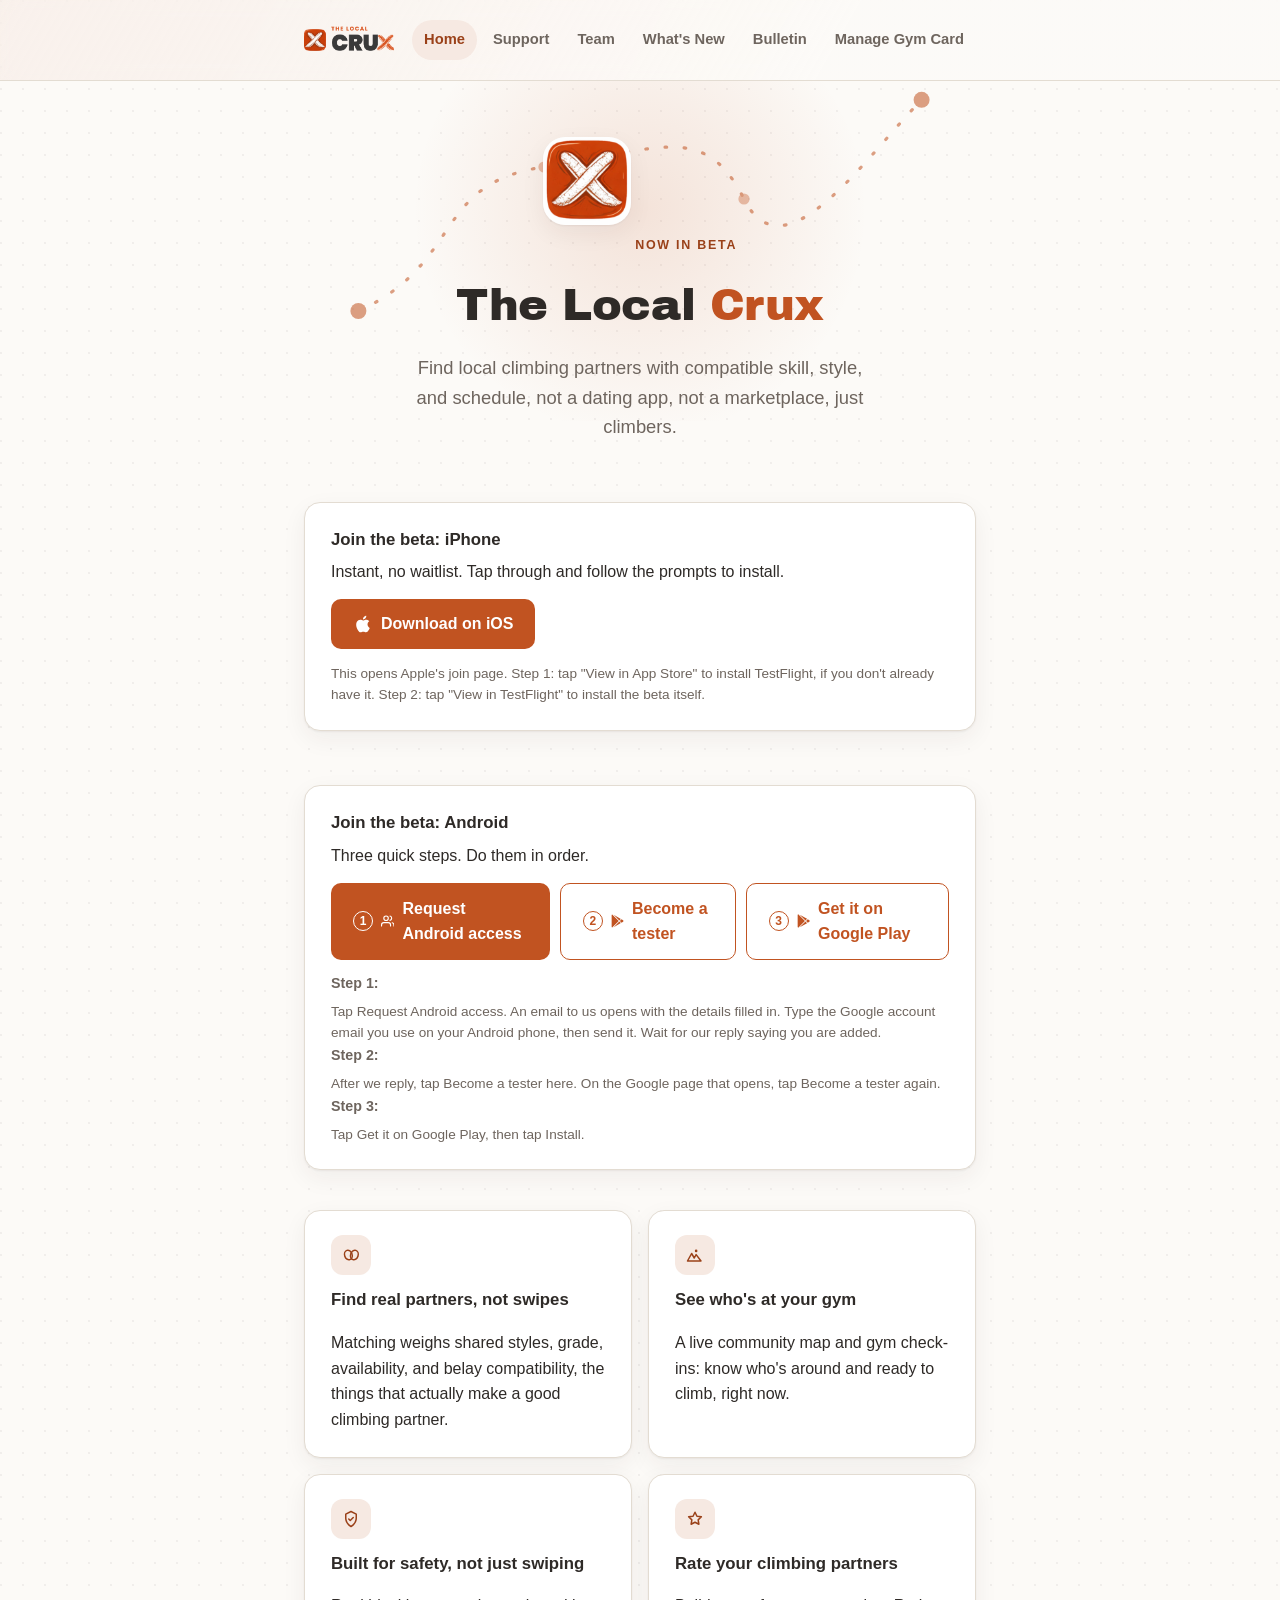
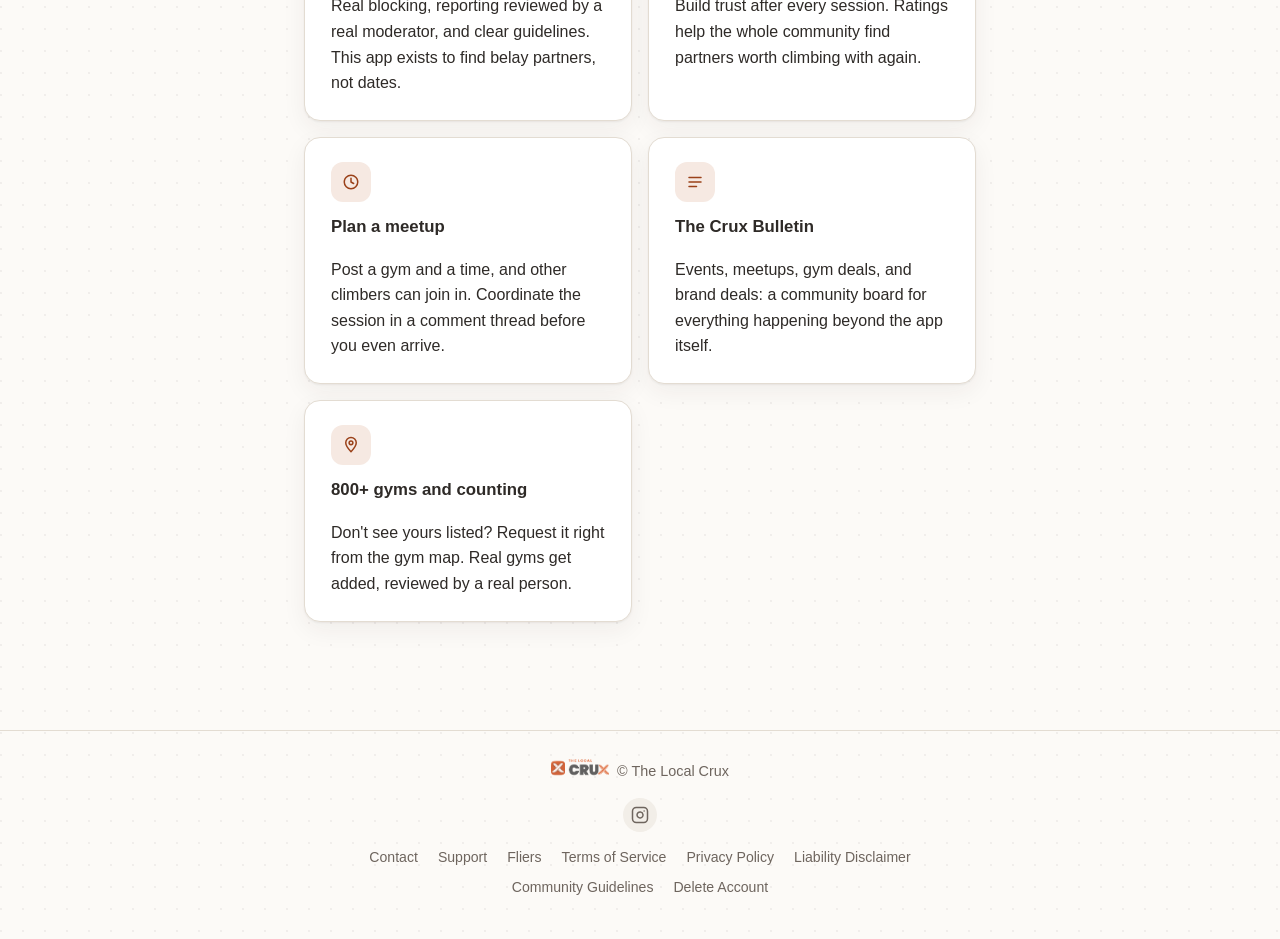
<file: index.html>
<!doctype html>
<html lang="en">
<head>
<meta charset="utf-8">
<script>
  // GitHub Pages serves this same file for both / and /index.html --
  // anyone who bookmarked, shared, or typed the old /index.html URL
  // still lands here correctly, then gets bounced to the canonical /.
  // Checked against the literal path (not just "redirect always") so
  // this can't loop when the file is reached via / itself.
  if (location.pathname === "/index.html") {
    location.replace("/" + location.search + location.hash);
  }
</script>
<meta name="viewport" content="width=device-width, initial-scale=1">
<title>The Local Crux</title>
<meta name="description" content="The Local Crux helps climbers find local partners with compatible skill, style, and schedule. Currently in beta on TestFlight and Google Play.">
<link rel="canonical" href="https://thelocalcrux.com/">
<link rel="icon" type="image/png" sizes="32x32" href="assets/favicon-32.png">
<link rel="icon" type="image/png" sizes="16x16" href="assets/favicon-16.png">
<link rel="apple-touch-icon" sizes="180x180" href="assets/apple-touch-icon.png">
<link rel="preconnect" href="https://fonts.googleapis.com">
<link rel="preconnect" href="https://fonts.gstatic.com" crossorigin>
<link href="https://fonts.googleapis.com/css2?family=Archivo+Black&display=swap" rel="stylesheet">
<link rel="stylesheet" href="assets/style.css?v=2">
<script defer src='https://static.cloudflareinsights.com/beacon.min.js' data-cf-beacon='{"token": "0640dd675be24d40ba9351e78dc34232"}'></script>
<script>
(function () {
  try {
    var params = new URLSearchParams(location.search);
    var src = params.get("src");
    if (!src) return;
    fetch("https://xioisuktsokyuupnobes.supabase.co/rest/v1/rpc/record_tagged_visit", {
      method: "POST",
      headers: {
        "Content-Type": "application/json",
        "apikey": "sb_publishable_szx3egTPABoU3xKzowV3KA_W9XIk4cz",
        "Authorization": "Bearer sb_publishable_szx3egTPABoU3xKzowV3KA_W9XIk4cz"
      },
      body: JSON.stringify({
        p_path: location.pathname,
        p_src: src,
        p_referrer: document.referrer || "",
        p_user_agent: navigator.userAgent || ""
      })
    }).catch(function () {});
    params.delete("src");
    var qs = params.toString();
    history.replaceState(null, "", location.pathname + (qs ? "?" + qs : "") + location.hash);
  } catch (e) {}
})();
</script>
</head>
<body>
  <header class="site">
    <div class="wrap">
      <a class="brand" href="/" aria-label="The Local Crux">
        <picture>
          <source srcset="assets/logo-dark.png" media="(prefers-color-scheme: dark)">
          <img src="assets/logo-light.png" alt="The Local Crux">
        </picture>
      </a>
      <nav>
        <a href="/" class="current">Home</a>
        <a href="support.html">Support</a>
        <a href="team.html">Team</a>
        <a href="whats-new.html">What's New</a>
        <a href="bulletin-submit.html">Bulletin</a>
        <a href="partner-login.html">Manage Gym Card</a>
      </nav>
    </div>
  </header>

  <main>
    <div class="hero wrap">
      <svg class="route-line" viewBox="0 0 400 180" fill="none" aria-hidden="true" focusable="false">
        <path d="M24 150 C 90 120, 70 70, 140 60 S 240 30, 265 80 S 340 55, 376 18" stroke="var(--accent)" stroke-width="2" stroke-linecap="round" stroke-dasharray="1 11"/>
        <circle cx="24" cy="150" r="5" fill="var(--accent)"/>
        <circle cx="140" cy="60" r="3.5" fill="var(--accent)" opacity="0.65"/>
        <circle cx="265" cy="80" r="3.5" fill="var(--accent)" opacity="0.65"/>
        <circle cx="376" cy="18" r="5" fill="var(--accent)"/>
      </svg>
      <img class="mark" src="assets/icon-256.png" alt="">
      <p class="eyebrow">Now in beta</p>
      <h1>The Local <span class="accent">Crux</span></h1>
      <p class="tagline">Find local climbing partners with compatible skill, style, and schedule, not a dating app, not a marketplace, just climbers.</p>
    </div>

    <div class="wrap">
      <div class="download-stack">
        <div class="card download-card download-card-stacked">
          <strong>Join the beta: iPhone</strong>
          <p>Instant, no waitlist. Tap through and follow the prompts to install.</p>
          <a class="btn" href="https://local-crux-track.xyvgrc925p.workers.dev/go/testflight" target="_blank" rel="noopener">
            <svg width="20" height="20" viewBox="0 0 24 24" fill="currentColor"><path d="M18.71 19.5c-.83 1.24-1.71 2.45-3.05 2.47-1.34.03-1.77-.79-3.29-.79-1.53 0-2 .77-3.27.82-1.31.05-2.3-1.32-3.14-2.53C4.25 17 2.94 12.45 4.7 9.39c.87-1.52 2.43-2.48 4.12-2.5 1.28-.02 2.5.87 3.29.87.78 0 2.26-1.07 3.81-.91.65.03 2.47.26 3.64 1.98-.09.06-2.17 1.28-2.15 3.81.03 3.02 2.65 4.03 2.68 4.04-.02.07-.42 1.44-1.38 2.83M13 3.5c.73-.83 1.94-1.46 2.94-1.5.13 1.17-.34 2.35-1.04 3.19-.69.85-1.83 1.51-2.95 1.42-.15-1.15.41-2.35 1.05-3.11z"/></svg>
            Download on iOS
          </a>
          <p class="download-note">This opens Apple's join page. Step 1: tap "View in App Store" to install TestFlight, if you don't already have it. Step 2: tap "View in TestFlight" to install the beta itself.</p>
        </div>
        <div class="card download-card download-card-stacked">
          <strong>Join the beta: Android</strong>
          <p>Three quick steps. Do them in order.</p>
          <div class="download-card-actions">
            <a class="btn" href="mailto:Help@TheLocalCrux.com?subject=Android%20beta%20access%20request&amp;body=Hi%20Local%20Crux%20team%2C%0A%0APlease%20add%20me%20to%20the%20Android%20beta.%20The%20Google%20account%20email%20I%20use%20on%20my%20Android%20phone%20is%3A%0A%0A">
              <span class="step-number">1</span>
              <svg width="20" height="20" viewBox="0 0 24 24" fill="none" stroke="currentColor" stroke-width="2" stroke-linecap="round" stroke-linejoin="round"><path d="M17 21v-2a4 4 0 0 0-4-4H5a4 4 0 0 0-4 4v2"/><circle cx="9" cy="7" r="4"/><path d="M23 21v-2a4 4 0 0 0-3-3.87"/><path d="M16 3.13a4 4 0 0 1 0 7.75"/></svg>
              Request Android access
            </a>
            <a class="btn secondary" href="https://local-crux-track.xyvgrc925p.workers.dev/go/android-optin" target="_blank" rel="noopener">
              <span class="step-number">2</span>
              <svg width="20" height="20" viewBox="0 0 512 512" fill="currentColor"><path d="M325.3 234.3L104.6 13l280.8 161.2-60.1 60.1zM47 0C34 6.8 25.3 19.2 25.3 35.3v441.3c0 16.1 8.7 28.5 21.7 35.3l256.6-256L47 0zm425.2 225.6l-58.9-34.1-65.7 64.5 65.7 64.5 60.1-34.1c18-14.3 18-46.5-1.2-60.8zM104.6 499l280.8-161.2-60.1-60.1L104.6 499z"/></svg>
              Become a tester
            </a>
            <a class="btn secondary" href="https://play.google.com/store/apps/details?id=com.thelocalcrux.the_local_crux_flutter" target="_blank" rel="noopener">
              <span class="step-number">3</span>
              <svg width="20" height="20" viewBox="0 0 512 512" fill="currentColor"><path d="M325.3 234.3L104.6 13l280.8 161.2-60.1 60.1zM47 0C34 6.8 25.3 19.2 25.3 35.3v441.3c0 16.1 8.7 28.5 21.7 35.3l256.6-256L47 0zm425.2 225.6l-58.9-34.1-65.7 64.5 65.7 64.5 60.1-34.1c18-14.3 18-46.5-1.2-60.8zM104.6 499l280.8-161.2-60.1-60.1L104.6 499z"/></svg>
              Get it on Google Play
            </a>
          </div>
          <p class="download-note"><strong>Step 1:</strong> Tap Request Android access. An email to us opens with the details filled in. Type the Google account email you use on your Android phone, then send it. Wait for our reply saying you are added.<br><strong>Step 2:</strong> After we reply, tap Become a tester here. On the Google page that opens, tap Become a tester again.<br><strong>Step 3:</strong> Tap Get it on Google Play, then tap Install.</p>
        </div>
      </div>
    </div>

    <div class="wrap">
      <div class="card-grid">
        <div class="card">
          <span class="icon-badge">
            <svg width="18" height="18" viewBox="0 0 24 24" fill="none" stroke="currentColor" stroke-width="2" stroke-linecap="round" stroke-linejoin="round"><ellipse cx="8.5" cy="12" rx="5" ry="6.5" transform="rotate(-18 8.5 12)"/><ellipse cx="16.5" cy="12" rx="5" ry="6.5" transform="rotate(18 16.5 12)"/></svg>
          </span>
          <strong>Find real partners, not swipes</strong>
          <p>Matching weighs shared styles, grade, availability, and belay compatibility, the things that actually make a good climbing partner.</p>
        </div>
        <div class="card">
          <span class="icon-badge">
            <svg width="18" height="18" viewBox="0 0 24 24" fill="none" stroke="currentColor" stroke-width="2" stroke-linecap="round" stroke-linejoin="round"><path d="M2 20l5.5-10 3.5 6 2.5-4.5L20 20z"/><circle cx="13.5" cy="6.5" r="1.75" fill="currentColor" stroke="none"/></svg>
          </span>
          <strong>See who's at your gym</strong>
          <p>A live community map and gym check-ins: know who's around and ready to climb, right now.</p>
        </div>
        <div class="card">
          <span class="icon-badge">
            <svg width="18" height="18" viewBox="0 0 24 24" fill="none" stroke="currentColor" stroke-width="2" stroke-linecap="round" stroke-linejoin="round"><path d="M12 2l7 3.5v5.5c0 5-3 8.5-7 11-4-2.5-7-6-7-11V5.5z"/><path d="M9 12l2 2 4-4"/></svg>
          </span>
          <strong>Built for safety, not just swiping</strong>
          <p>Real blocking, reporting reviewed by a real moderator, and clear guidelines. This app exists to find belay partners, not dates.</p>
        </div>
        <div class="card">
          <span class="icon-badge">
            <svg width="18" height="18" viewBox="0 0 24 24" fill="none" stroke="currentColor" stroke-width="2" stroke-linecap="round" stroke-linejoin="round"><path d="M12 3l2.6 5.3 5.9.8-4.3 4.1 1 5.8-5.2-2.7-5.2 2.7 1-5.8-4.3-4.1 5.9-.8L12 3z"/></svg>
          </span>
          <strong>Rate your climbing partners</strong>
          <p>Build trust after every session. Ratings help the whole community find partners worth climbing with again.</p>
        </div>
        <div class="card">
          <span class="icon-badge">
            <svg width="18" height="18" viewBox="0 0 24 24" fill="none" stroke="currentColor" stroke-width="2" stroke-linecap="round" stroke-linejoin="round"><circle cx="12" cy="12" r="9"/><path d="M12 7v5l3.5 2"/></svg>
          </span>
          <strong>Plan a meetup</strong>
          <p>Post a gym and a time, and other climbers can join in. Coordinate the session in a comment thread before you even arrive.</p>
        </div>
        <div class="card">
          <span class="icon-badge">
            <svg width="18" height="18" viewBox="0 0 24 24" fill="none" stroke="currentColor" stroke-width="2" stroke-linecap="round" stroke-linejoin="round"><line x1="4" y1="6" x2="20" y2="6"/><line x1="4" y1="12" x2="20" y2="12"/><line x1="4" y1="18" x2="14" y2="18"/></svg>
          </span>
          <strong>The Crux Bulletin</strong>
          <p>Events, meetups, gym deals, and brand deals: a community board for everything happening beyond the app itself.</p>
        </div>
        <div class="card">
          <span class="icon-badge">
            <svg width="18" height="18" viewBox="0 0 24 24" fill="none" stroke="currentColor" stroke-width="2" stroke-linecap="round" stroke-linejoin="round"><path d="M12 21s7-7.5 7-12a7 7 0 1 0-14 0c0 4.5 7 12 7 12z"/><circle cx="12" cy="9" r="2.5"/></svg>
          </span>
          <strong>800+ gyms and counting</strong>
          <p>Don't see yours listed? Request it right from the gym map. Real gyms get added, reviewed by a real person.</p>
        </div>
      </div>
    </div>
  </main>

  <footer class="site">
    <div class="wrap">
      <div class="brand">
        <picture>
          <source srcset="assets/logo-dark.png" media="(prefers-color-scheme: dark)">
          <img src="assets/logo-light.png" alt="">
        </picture>
        <span>© The Local Crux</span>
      </div>
      <div class="social-links">
        <a href="https://local-crux-track.xyvgrc925p.workers.dev/go/instagram" target="_blank" rel="noopener" aria-label="Follow The Local Crux on Instagram">
          <svg width="18" height="18" viewBox="0 0 24 24" fill="none" stroke="currentColor" stroke-width="2" stroke-linecap="round" stroke-linejoin="round"><rect x="2" y="2" width="20" height="20" rx="5"/><path d="M16 11.37A4 4 0 1 1 12.63 8 4 4 0 0 1 16 11.37z"/><line x1="17.5" y1="6.5" x2="17.51" y2="6.5"/></svg>
        </a>
      </div>
      <nav>
        <a href="mailto:Help@TheLocalCrux.com">Contact</a>
        <a href="support.html">Support</a>
        <a href="fliers.html">Fliers</a>
        <a href="terms.html">Terms of Service</a>
        <a href="privacy.html">Privacy Policy</a>
        <a href="liability.html">Liability Disclaimer</a>
        <a href="guidelines.html">Community Guidelines</a>
        <a href="account-deletion.html">Delete Account</a>
      </nav>
    </div>
  </footer>

  <script data-name="BMC-Widget" data-cfasync="false" src="https://cdnjs.buymeacoffee.com/1.0.0/widget.prod.min.js" data-id="thelocalcrux" data-description="Support me on Buy me a coffee!" data-message="" data-color="#C15321" data-position="Right" data-x_margin="18" data-y_margin="18"></script>
</body>
</html>
</file>
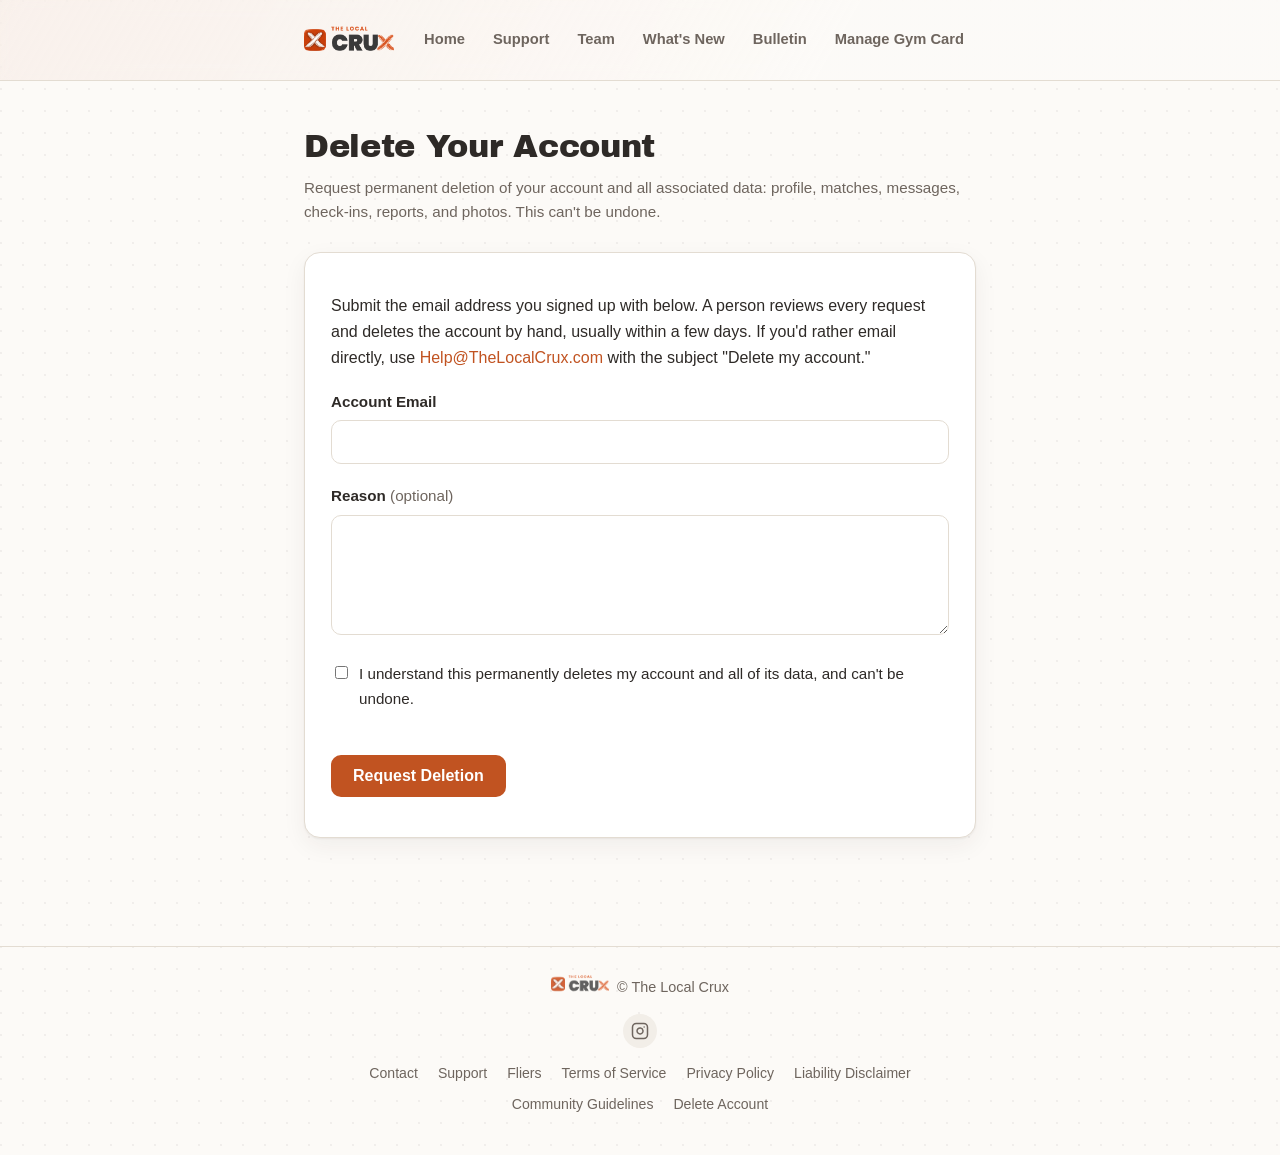
<file: account-deletion.html>
<!doctype html>
<html lang="en">
<head>
<meta charset="utf-8">
<meta name="viewport" content="width=device-width, initial-scale=1">
<title>The Local Crux: Delete Your Account</title>
<meta name="description" content="Request permanent deletion of your account and data on The Local Crux.">
<link rel="icon" type="image/png" sizes="32x32" href="assets/favicon-32.png">
<link rel="icon" type="image/png" sizes="16x16" href="assets/favicon-16.png">
<link rel="apple-touch-icon" sizes="180x180" href="assets/apple-touch-icon.png">
<link rel="preconnect" href="https://fonts.googleapis.com">
<link rel="preconnect" href="https://fonts.gstatic.com" crossorigin>
<link href="https://fonts.googleapis.com/css2?family=Archivo+Black&display=swap" rel="stylesheet">
<link rel="stylesheet" href="assets/style.css?v=2">
<script src="https://challenges.cloudflare.com/turnstile/v0/api.js" async defer></script>
<script defer src='https://static.cloudflareinsights.com/beacon.min.js' data-cf-beacon='{"token": "0640dd675be24d40ba9351e78dc34232"}'></script>
<script>
(function () {
  try {
    var params = new URLSearchParams(location.search);
    var src = params.get("src");
    if (!src) return;
    fetch("https://xioisuktsokyuupnobes.supabase.co/rest/v1/rpc/record_tagged_visit", {
      method: "POST",
      headers: {
        "Content-Type": "application/json",
        "apikey": "sb_publishable_szx3egTPABoU3xKzowV3KA_W9XIk4cz",
        "Authorization": "Bearer sb_publishable_szx3egTPABoU3xKzowV3KA_W9XIk4cz"
      },
      body: JSON.stringify({
        p_path: location.pathname,
        p_src: src,
        p_referrer: document.referrer || "",
        p_user_agent: navigator.userAgent || ""
      })
    }).catch(function () {});
    params.delete("src");
    var qs = params.toString();
    history.replaceState(null, "", location.pathname + (qs ? "?" + qs : "") + location.hash);
  } catch (e) {}
})();
</script>
</head>
<body>
  <header class="site">
    <div class="wrap">
      <a class="brand" href="/" aria-label="The Local Crux">
        <picture>
          <source srcset="assets/logo-dark.png" media="(prefers-color-scheme: dark)">
          <img src="assets/logo-light.png" alt="The Local Crux">
        </picture>
      </a>
      <nav>
        <a href="/">Home</a>
        <a href="support.html">Support</a>
        <a href="team.html">Team</a>
        <a href="whats-new.html">What's New</a>
        <a href="bulletin-submit.html">Bulletin</a>
        <a href="partner-login.html">Manage Gym Card</a>
      </nav>
    </div>
  </header>

  <main>
    <div class="wrap page-title">
      <h1>Delete Your Account</h1>
      <p class="meta">Request permanent deletion of your account and all associated data: profile, matches, messages, check-ins, reports, and photos. This can't be undone.</p>
    </div>

    <div class="wrap">
      <div class="card">
        <p>Submit the email address you signed up with below. A person reviews every request and deletes the account by hand, usually within a few days. If you'd rather email directly, use <a href="mailto:Help@TheLocalCrux.com">Help@TheLocalCrux.com</a> with the subject "Delete my account."</p>

        <form id="deletion-form">
          <label for="email">Account Email</label>
          <input type="email" id="email" name="email" required maxlength="320">

          <label for="reason">Reason <span class="optional">(optional)</span></label>
          <textarea id="reason" name="reason" maxlength="2000"></textarea>

          <label style="display: flex; align-items: flex-start; gap: 8px; font-weight: 400;">
            <input type="checkbox" id="confirm" required style="width: auto; margin-top: 4px;">
            <span>I understand this permanently deletes my account and all of its data, and can't be undone.</span>
          </label>

          <div class="honeypot" aria-hidden="true">
            <label for="website">Website</label>
            <input type="text" id="website" name="website" tabindex="-1" autocomplete="off">
          </div>

          <div class="cf-turnstile" data-sitekey="0x4AAAAAAEW5UgV8NWczo5ST" data-action="account_deletion_request"></div>

          <button type="submit" id="submit-button" class="btn" style="margin-top: 20px;">Request Deletion</button>
        </form>
        <p id="status" class="status" role="status"></p>
      </div>
    </div>
  </main>

  <footer class="site">
    <div class="wrap">
      <div class="brand">
        <picture>
          <source srcset="assets/logo-dark.png" media="(prefers-color-scheme: dark)">
          <img src="assets/logo-light.png" alt="">
        </picture>
        <span>© The Local Crux</span>
      </div>
      <div class="social-links">
        <a href="https://www.instagram.com/thelocalcrux/" target="_blank" rel="noopener" aria-label="Follow The Local Crux on Instagram">
          <svg width="18" height="18" viewBox="0 0 24 24" fill="none" stroke="currentColor" stroke-width="2" stroke-linecap="round" stroke-linejoin="round"><rect x="2" y="2" width="20" height="20" rx="5"/><path d="M16 11.37A4 4 0 1 1 12.63 8 4 4 0 0 1 16 11.37z"/><line x1="17.5" y1="6.5" x2="17.51" y2="6.5"/></svg>
        </a>
      </div>
      <nav>
        <a href="mailto:Help@TheLocalCrux.com">Contact</a>
        <a href="support.html">Support</a>
        <a href="fliers.html">Fliers</a>
        <a href="terms.html">Terms of Service</a>
        <a href="privacy.html">Privacy Policy</a>
        <a href="liability.html">Liability Disclaimer</a>
        <a href="guidelines.html">Community Guidelines</a>
        <a href="account-deletion.html">Delete Account</a>
      </nav>
    </div>
  </footer>

  <script>
    const ENDPOINT = "https://xioisuktsokyuupnobes.supabase.co/functions/v1/account-deletion-request";
    const form = document.getElementById("deletion-form");
    const statusEl = document.getElementById("status");
    const submitButton = document.getElementById("submit-button");

    form.addEventListener("submit", async (event) => {
      event.preventDefault();
      statusEl.textContent = "";
      statusEl.className = "status";

      const turnstileToken = form.querySelector('[name="cf-turnstile-response"]')?.value;
      if (!turnstileToken) {
        statusEl.textContent = "Please complete the verification check above.";
        statusEl.className = "status error";
        return;
      }

      submitButton.disabled = true;
      statusEl.textContent = "Submitting…";

      const body = {
        email: form.email.value.trim(),
        reason: form.reason.value.trim(),
        website: form.website.value,
        turnstile_token: turnstileToken,
      };

      try {
        const response = await fetch(ENDPOINT, {
          method: "POST",
          headers: { "Content-Type": "application/json" },
          body: JSON.stringify(body),
        });
        const result = await response.json();
        if (!response.ok || !result.ok) {
          throw new Error(result.error || "Something went wrong.");
        }
        form.style.display = "none";
        statusEl.textContent = "Thanks, we've received your request and will delete your account and data within a few days.";
        statusEl.className = "status success";
      } catch (error) {
        statusEl.textContent = "Couldn't submit that: " + error.message + " You can also email Help@TheLocalCrux.com directly.";
        statusEl.className = "status error";
        submitButton.disabled = false;
        if (window.turnstile) {
          window.turnstile.reset();
        }
      }
    });
  </script>

  <script data-name="BMC-Widget" data-cfasync="false" src="https://cdnjs.buymeacoffee.com/1.0.0/widget.prod.min.js" data-id="thelocalcrux" data-description="Support me on Buy me a coffee!" data-message="" data-color="#C15321" data-position="Right" data-x_margin="18" data-y_margin="18"></script>
</body>
</html>
</file>
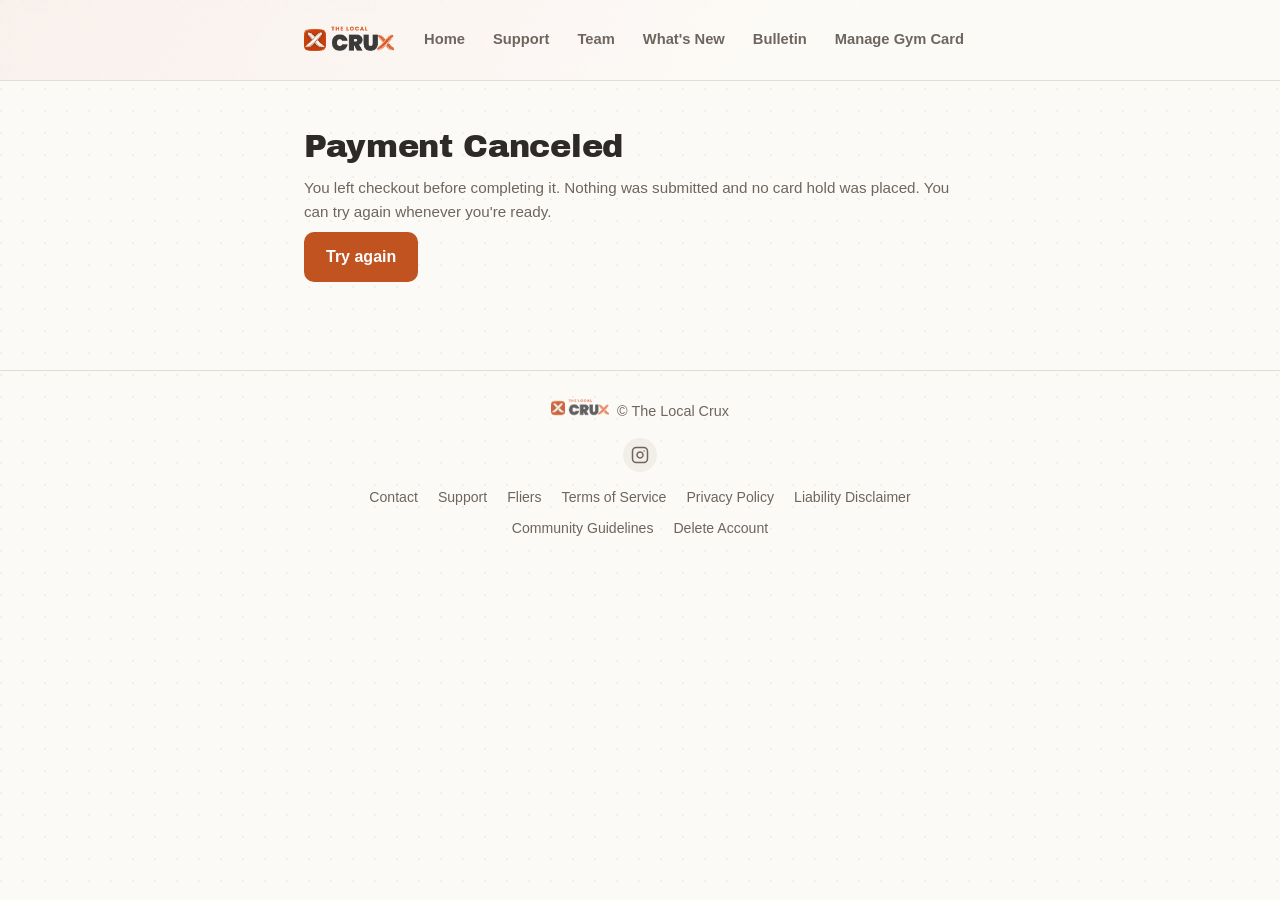
<file: bulletin-cancel.html>
<!doctype html>
<html lang="en">
<head>
<meta charset="utf-8">
<meta name="viewport" content="width=device-width, initial-scale=1">
<title>The Local Crux: Payment Canceled</title>
<meta name="description" content="Your Bulletin payment was canceled. No submission was recorded.">
<link rel="icon" type="image/png" sizes="32x32" href="assets/favicon-32.png">
<link rel="icon" type="image/png" sizes="16x16" href="assets/favicon-16.png">
<link rel="apple-touch-icon" sizes="180x180" href="assets/apple-touch-icon.png">
<link rel="preconnect" href="https://fonts.googleapis.com">
<link rel="preconnect" href="https://fonts.gstatic.com" crossorigin>
<link href="https://fonts.googleapis.com/css2?family=Archivo+Black&display=swap" rel="stylesheet">
<link rel="stylesheet" href="assets/style.css?v=2">
<script defer src='https://static.cloudflareinsights.com/beacon.min.js' data-cf-beacon='{"token": "0640dd675be24d40ba9351e78dc34232"}'></script>
<script>
(function () {
  try {
    var params = new URLSearchParams(location.search);
    var src = params.get("src");
    if (!src) return;
    fetch("https://xioisuktsokyuupnobes.supabase.co/rest/v1/rpc/record_tagged_visit", {
      method: "POST",
      headers: {
        "Content-Type": "application/json",
        "apikey": "sb_publishable_szx3egTPABoU3xKzowV3KA_W9XIk4cz",
        "Authorization": "Bearer sb_publishable_szx3egTPABoU3xKzowV3KA_W9XIk4cz"
      },
      body: JSON.stringify({
        p_path: location.pathname,
        p_src: src,
        p_referrer: document.referrer || "",
        p_user_agent: navigator.userAgent || ""
      })
    }).catch(function () {});
    params.delete("src");
    var qs = params.toString();
    history.replaceState(null, "", location.pathname + (qs ? "?" + qs : "") + location.hash);
  } catch (e) {}
})();
</script>
</head>
<body>
  <header class="site">
    <div class="wrap">
      <a class="brand" href="/" aria-label="The Local Crux">
        <picture>
          <source srcset="assets/logo-dark.png" media="(prefers-color-scheme: dark)">
          <img src="assets/logo-light.png" alt="The Local Crux">
        </picture>
      </a>
      <nav>
        <a href="/">Home</a>
        <a href="support.html">Support</a>
        <a href="team.html">Team</a>
        <a href="whats-new.html">What's New</a>
        <a href="bulletin-submit.html">Bulletin</a>
        <a href="partner-login.html">Manage Gym Card</a>
      </nav>
    </div>
  </header>

  <main>
    <div class="wrap page-title">
      <h1>Payment Canceled</h1>
      <p class="meta">You left checkout before completing it. Nothing was submitted and no card hold was placed. You can try again whenever you're ready.</p>
    </div>
    <div class="wrap">
      <a href="bulletin-submit.html" class="btn">Try again</a>
    </div>
  </main>

  <footer class="site">
    <div class="wrap">
      <div class="brand">
        <picture>
          <source srcset="assets/logo-dark.png" media="(prefers-color-scheme: dark)">
          <img src="assets/logo-light.png" alt="">
        </picture>
        <span>© The Local Crux</span>
      </div>
      <div class="social-links">
        <a href="https://www.instagram.com/thelocalcrux/" target="_blank" rel="noopener" aria-label="Follow The Local Crux on Instagram">
          <svg width="18" height="18" viewBox="0 0 24 24" fill="none" stroke="currentColor" stroke-width="2" stroke-linecap="round" stroke-linejoin="round"><rect x="2" y="2" width="20" height="20" rx="5"/><path d="M16 11.37A4 4 0 1 1 12.63 8 4 4 0 0 1 16 11.37z"/><line x1="17.5" y1="6.5" x2="17.51" y2="6.5"/></svg>
        </a>
      </div>
      <nav>
        <a href="mailto:Help@TheLocalCrux.com">Contact</a>
        <a href="support.html">Support</a>
        <a href="fliers.html">Fliers</a>
        <a href="terms.html">Terms of Service</a>
        <a href="privacy.html">Privacy Policy</a>
        <a href="liability.html">Liability Disclaimer</a>
        <a href="guidelines.html">Community Guidelines</a>
        <a href="account-deletion.html">Delete Account</a>
      </nav>
    </div>
  </footer>

  <script data-name="BMC-Widget" data-cfasync="false" src="https://cdnjs.buymeacoffee.com/1.0.0/widget.prod.min.js" data-id="thelocalcrux" data-description="Support me on Buy me a coffee!" data-message="" data-color="#C15321" data-position="Right" data-x_margin="18" data-y_margin="18"></script>
</body>
</html>
</file>
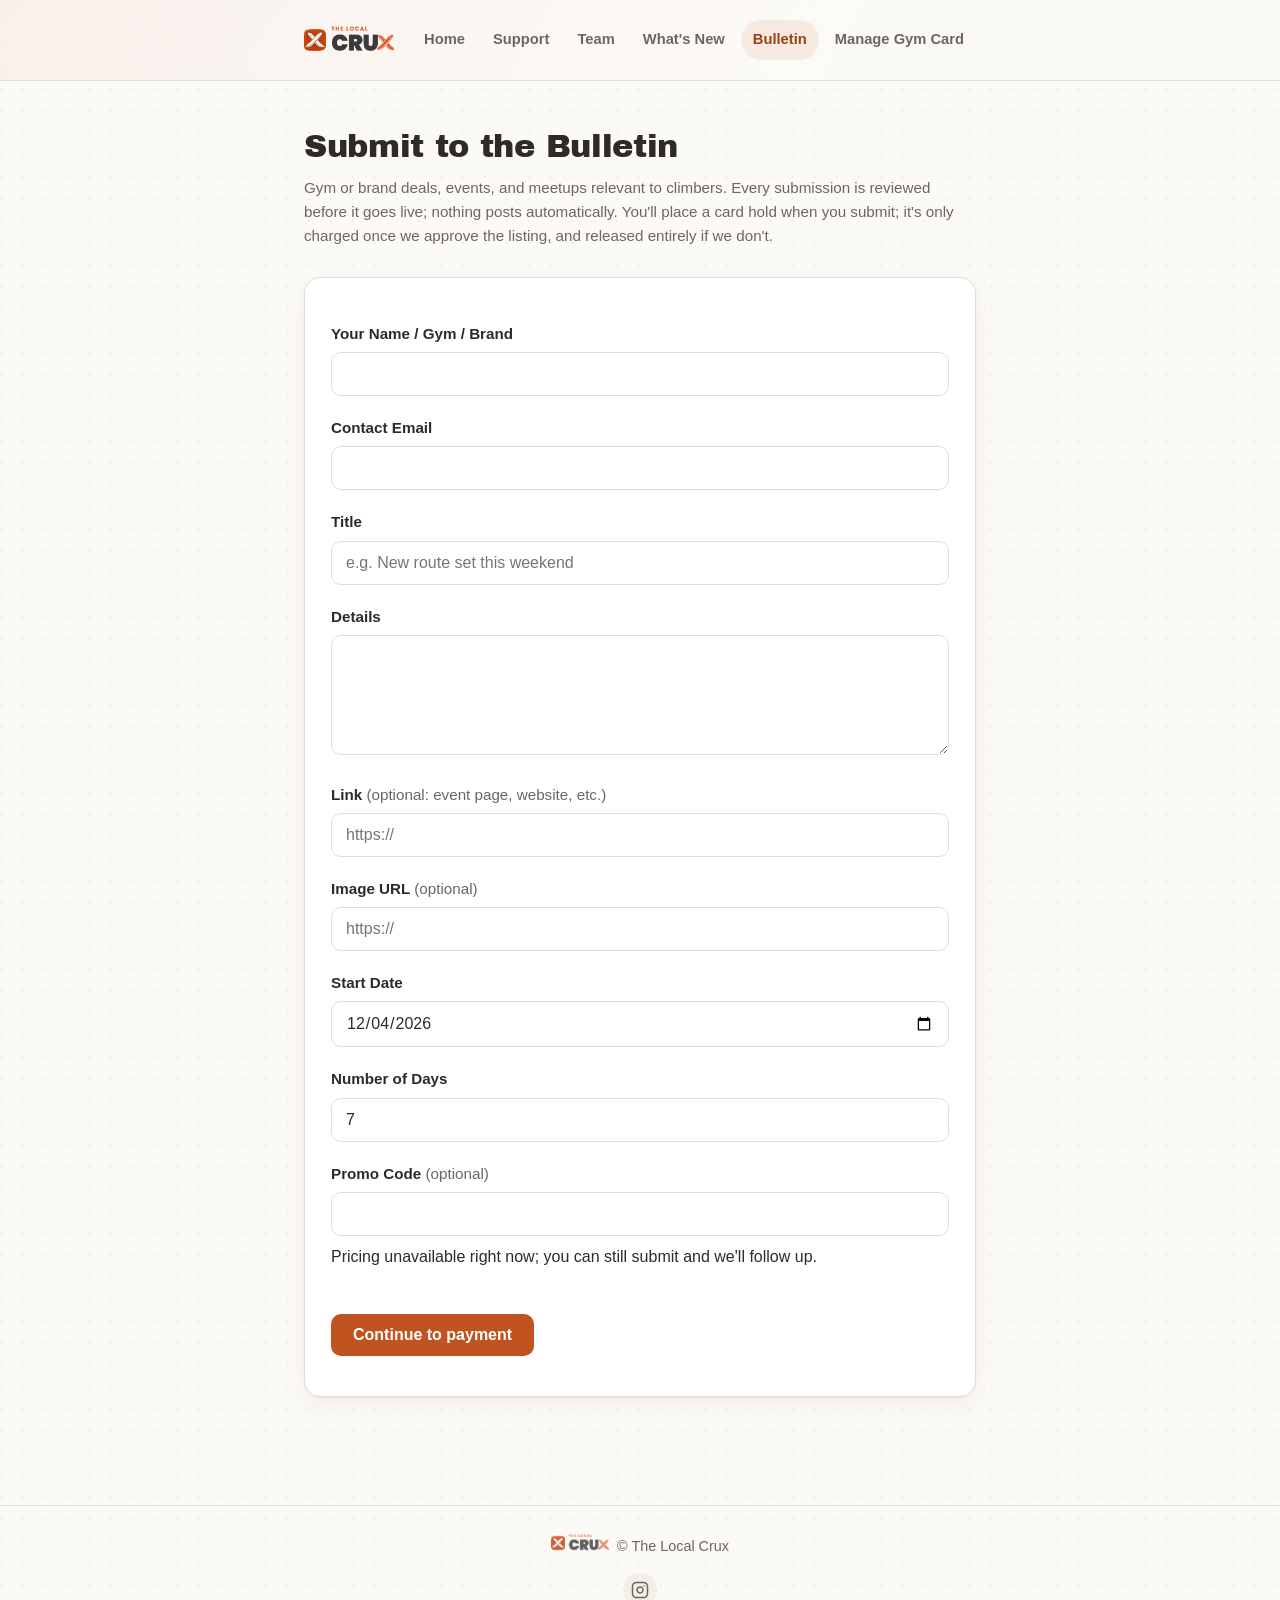
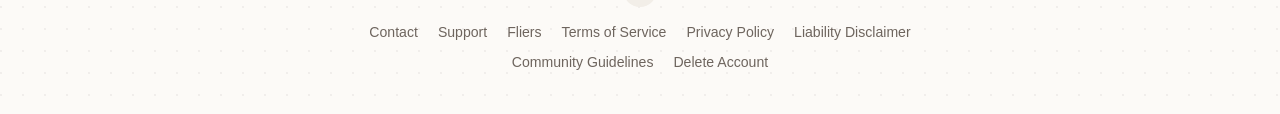
<file: bulletin-submit.html>
<!doctype html>
<html lang="en">
<head>
<meta charset="utf-8">
<meta name="viewport" content="width=device-width, initial-scale=1">
<title>The Local Crux: Submit to the Bulletin</title>
<meta name="description" content="Get a deal, event, or meetup in front of local climbers on The Local Crux Bulletin.">
<link rel="icon" type="image/png" sizes="32x32" href="assets/favicon-32.png">
<link rel="icon" type="image/png" sizes="16x16" href="assets/favicon-16.png">
<link rel="apple-touch-icon" sizes="180x180" href="assets/apple-touch-icon.png">
<link rel="preconnect" href="https://fonts.googleapis.com">
<link rel="preconnect" href="https://fonts.gstatic.com" crossorigin>
<link href="https://fonts.googleapis.com/css2?family=Archivo+Black&display=swap" rel="stylesheet">
<link rel="stylesheet" href="assets/style.css?v=2">
<script src="https://challenges.cloudflare.com/turnstile/v0/api.js" async defer></script>
<script defer src='https://static.cloudflareinsights.com/beacon.min.js' data-cf-beacon='{"token": "0640dd675be24d40ba9351e78dc34232"}'></script>
<script>
(function () {
  try {
    var params = new URLSearchParams(location.search);
    var src = params.get("src");
    if (!src) return;
    fetch("https://xioisuktsokyuupnobes.supabase.co/rest/v1/rpc/record_tagged_visit", {
      method: "POST",
      headers: {
        "Content-Type": "application/json",
        "apikey": "sb_publishable_szx3egTPABoU3xKzowV3KA_W9XIk4cz",
        "Authorization": "Bearer sb_publishable_szx3egTPABoU3xKzowV3KA_W9XIk4cz"
      },
      body: JSON.stringify({
        p_path: location.pathname,
        p_src: src,
        p_referrer: document.referrer || "",
        p_user_agent: navigator.userAgent || ""
      })
    }).catch(function () {});
    params.delete("src");
    var qs = params.toString();
    history.replaceState(null, "", location.pathname + (qs ? "?" + qs : "") + location.hash);
  } catch (e) {}
})();
</script>
</head>
<body>
  <header class="site">
    <div class="wrap">
      <a class="brand" href="/" aria-label="The Local Crux">
        <picture>
          <source srcset="assets/logo-dark.png" media="(prefers-color-scheme: dark)">
          <img src="assets/logo-light.png" alt="The Local Crux">
        </picture>
      </a>
      <nav>
        <a href="/">Home</a>
        <a href="support.html">Support</a>
        <a href="team.html">Team</a>
        <a href="whats-new.html">What's New</a>
        <a href="bulletin-submit.html" class="current">Bulletin</a>
        <a href="partner-login.html">Manage Gym Card</a>
      </nav>
    </div>
  </header>

  <main>
    <div class="wrap page-title">
      <h1>Submit to the Bulletin</h1>
      <p class="meta">Gym or brand deals, events, and meetups relevant to climbers. Every submission is reviewed before it goes live; nothing posts automatically. You'll place a card hold when you submit; it's only charged once we approve the listing, and released entirely if we don't.</p>
    </div>

    <div class="wrap">
      <div class="card">
        <form id="bulletin-form">
          <label for="sponsor_name">Your Name / Gym / Brand</label>
          <input type="text" id="sponsor_name" name="sponsor_name" required maxlength="200">

          <label for="contact_email">Contact Email</label>
          <input type="email" id="contact_email" name="contact_email" required maxlength="320">

          <label for="title">Title</label>
          <input type="text" id="title" name="title" required maxlength="200" placeholder="e.g. New route set this weekend">

          <label for="body">Details</label>
          <textarea id="body" name="body" required maxlength="4000"></textarea>

          <label for="link_url">Link <span class="optional">(optional: event page, website, etc.)</span></label>
          <input type="url" id="link_url" name="link_url" maxlength="2000" placeholder="https://">

          <label for="image_url">Image URL <span class="optional">(optional)</span></label>
          <input type="url" id="image_url" name="image_url" maxlength="2000" placeholder="https://">

          <label for="starts_on">Start Date</label>
          <input type="date" id="starts_on" name="starts_on" required>

          <label for="requested_days">Number of Days</label>
          <input type="number" id="requested_days" name="requested_days" required min="1" max="365" value="7">

          <label for="promo_code">Promo Code <span class="optional">(optional)</span></label>
          <input type="text" id="promo_code" name="promo_code" maxlength="40" autocapitalize="characters">

          <p id="price-summary" class="meta" style="margin-top: 8px;">Loading pricing…</p>

          <div class="honeypot" aria-hidden="true">
            <label for="website">Website</label>
            <input type="text" id="website" name="website" tabindex="-1" autocomplete="off">
          </div>

          <div class="cf-turnstile" data-sitekey="0x4AAAAAAEW5UgV8NWczo5ST" data-action="bulletin_submit"></div>

          <button type="submit" id="submit-button" class="btn" style="margin-top: 20px;">Continue to payment</button>
        </form>
        <p id="status" class="status" role="status"></p>
      </div>
    </div>
  </main>

  <footer class="site">
    <div class="wrap">
      <div class="brand">
        <picture>
          <source srcset="assets/logo-dark.png" media="(prefers-color-scheme: dark)">
          <img src="assets/logo-light.png" alt="">
        </picture>
        <span>© The Local Crux</span>
      </div>
      <div class="social-links">
        <a href="https://www.instagram.com/thelocalcrux/" target="_blank" rel="noopener" aria-label="Follow The Local Crux on Instagram">
          <svg width="18" height="18" viewBox="0 0 24 24" fill="none" stroke="currentColor" stroke-width="2" stroke-linecap="round" stroke-linejoin="round"><rect x="2" y="2" width="20" height="20" rx="5"/><path d="M16 11.37A4 4 0 1 1 12.63 8 4 4 0 0 1 16 11.37z"/><line x1="17.5" y1="6.5" x2="17.51" y2="6.5"/></svg>
        </a>
      </div>
      <nav>
        <a href="mailto:Help@TheLocalCrux.com">Contact</a>
        <a href="support.html">Support</a>
        <a href="fliers.html">Fliers</a>
        <a href="terms.html">Terms of Service</a>
        <a href="privacy.html">Privacy Policy</a>
        <a href="liability.html">Liability Disclaimer</a>
        <a href="guidelines.html">Community Guidelines</a>
        <a href="account-deletion.html">Delete Account</a>
      </nav>
    </div>
  </footer>

  <script>
    const SUPABASE_URL = "https://xioisuktsokyuupnobes.supabase.co";
    const SUPABASE_PUBLISHABLE_KEY = "sb_publishable_szx3egTPABoU3xKzowV3KA_W9XIk4cz";
    const ENDPOINT = SUPABASE_URL + "/functions/v1/bulletin-submit-request";
    const form = document.getElementById("bulletin-form");
    const statusEl = document.getElementById("status");
    const submitButton = document.getElementById("submit-button");
    const priceSummaryEl = document.getElementById("price-summary");
    const startsOnInput = document.getElementById("starts_on");
    const requestedDaysInput = document.getElementById("requested_days");
    const promoCodeInput = document.getElementById("promo_code");

    const today = new Date();
    startsOnInput.min = today.toISOString().slice(0, 10);
    startsOnInput.value = today.toISOString().slice(0, 10);

    let standardRateCents = null;
    // null = no code entered/checked yet, false = checked and invalid,
    // a number = the code's override rate.
    let promoRateCents = null;
    let promoCheckToken = 0;

    function updatePriceSummary() {
      const effectiveRate = typeof promoRateCents === "number" ? promoRateCents : standardRateCents;
      if (effectiveRate === null) {
        priceSummaryEl.textContent = "Pricing unavailable right now; you can still submit and we'll follow up.";
        return;
      }
      const days = Math.max(1, parseInt(requestedDaysInput.value, 10) || 1);
      const totalDollars = ((effectiveRate * days) / 100).toFixed(2);
      const dailyDollars = (effectiveRate / 100).toFixed(2);
      let text = `$${dailyDollars}/day × ${days} day${days === 1 ? "" : "s"} = $${totalDollars} total`;
      if (promoRateCents === false) {
        text += " (that promo code isn't valid)";
      } else if (typeof promoRateCents === "number") {
        text += " (promo code applied)";
      }
      priceSummaryEl.textContent = text;
    }

    requestedDaysInput.addEventListener("input", updatePriceSummary);

    function checkPromoCode() {
      const code = promoCodeInput.value.trim();
      const myToken = ++promoCheckToken;
      if (!code) {
        promoRateCents = null;
        updatePriceSummary();
        return;
      }
      fetch(SUPABASE_URL + "/rest/v1/rpc/get_bulletin_promo_rate_cents", {
        method: "POST",
        headers: {
          "Content-Type": "application/json",
          apikey: SUPABASE_PUBLISHABLE_KEY,
          Authorization: "Bearer " + SUPABASE_PUBLISHABLE_KEY,
        },
        body: JSON.stringify({ p_code: code }),
      })
        .then((response) => (response.ok ? response.json() : null))
        .then((cents) => {
          if (myToken !== promoCheckToken) return; // a newer keystroke superseded this check
          promoRateCents = typeof cents === "number" ? cents : false;
          updatePriceSummary();
        })
        .catch(() => {
          if (myToken !== promoCheckToken) return;
          promoRateCents = false;
          updatePriceSummary();
        });
    }

    let promoDebounce;
    promoCodeInput.addEventListener("input", () => {
      clearTimeout(promoDebounce);
      promoDebounce = setTimeout(checkPromoCode, 400);
    });

    fetch(SUPABASE_URL + "/rest/v1/rpc/get_bulletin_daily_rate_cents", {
      method: "POST",
      headers: {
        "Content-Type": "application/json",
        apikey: SUPABASE_PUBLISHABLE_KEY,
        Authorization: "Bearer " + SUPABASE_PUBLISHABLE_KEY,
      },
      body: "{}",
    })
      .then((response) => (response.ok ? response.json() : null))
      .then((cents) => {
        if (typeof cents === "number") {
          standardRateCents = cents;
        }
        updatePriceSummary();
      })
      .catch(() => updatePriceSummary());

    form.addEventListener("submit", async (event) => {
      event.preventDefault();
      statusEl.textContent = "";
      statusEl.className = "status";

      const turnstileToken = form.querySelector('[name="cf-turnstile-response"]')?.value;
      if (!turnstileToken) {
        statusEl.textContent = "Please complete the verification check above.";
        statusEl.className = "status error";
        return;
      }

      submitButton.disabled = true;
      statusEl.textContent = "Submitting…";

      const body = {
        sponsor_name: form.sponsor_name.value.trim(),
        contact_email: form.contact_email.value.trim(),
        title: form.title.value.trim(),
        body: form.body.value.trim(),
        link_url: form.link_url.value.trim() || undefined,
        image_url: form.image_url.value.trim() || undefined,
        starts_on: form.starts_on.value,
        requested_days: parseInt(form.requested_days.value, 10),
        promo_code: form.promo_code.value.trim() || undefined,
        website: form.website.value,
        turnstile_token: turnstileToken,
      };

      try {
        const response = await fetch(ENDPOINT, {
          method: "POST",
          headers: { "Content-Type": "application/json" },
          body: JSON.stringify(body),
        });
        const result = await response.json();
        if (!response.ok || !result.ok) {
          throw new Error(result.error || "Something went wrong.");
        }
        if (result.checkout_url) {
          statusEl.textContent = "Taking you to payment…";
          statusEl.className = "status success";
          window.location.href = result.checkout_url;
          return;
        }
        form.style.display = "none";
        statusEl.textContent = "Thanks, this has been sent for review. We'll be in touch if we need anything else.";
        statusEl.className = "status success";
      } catch (error) {
        statusEl.textContent = "Couldn't submit that: " + error.message + " You can also try again in a moment, or email Help@TheLocalCrux.com directly.";
        statusEl.className = "status error";
        submitButton.disabled = false;
        if (window.turnstile) {
          window.turnstile.reset();
        }
      }
    });
  </script>

  <script data-name="BMC-Widget" data-cfasync="false" src="https://cdnjs.buymeacoffee.com/1.0.0/widget.prod.min.js" data-id="thelocalcrux" data-description="Support me on Buy me a coffee!" data-message="" data-color="#C15321" data-position="Right" data-x_margin="18" data-y_margin="18"></script>
</body>
</html>
</file>
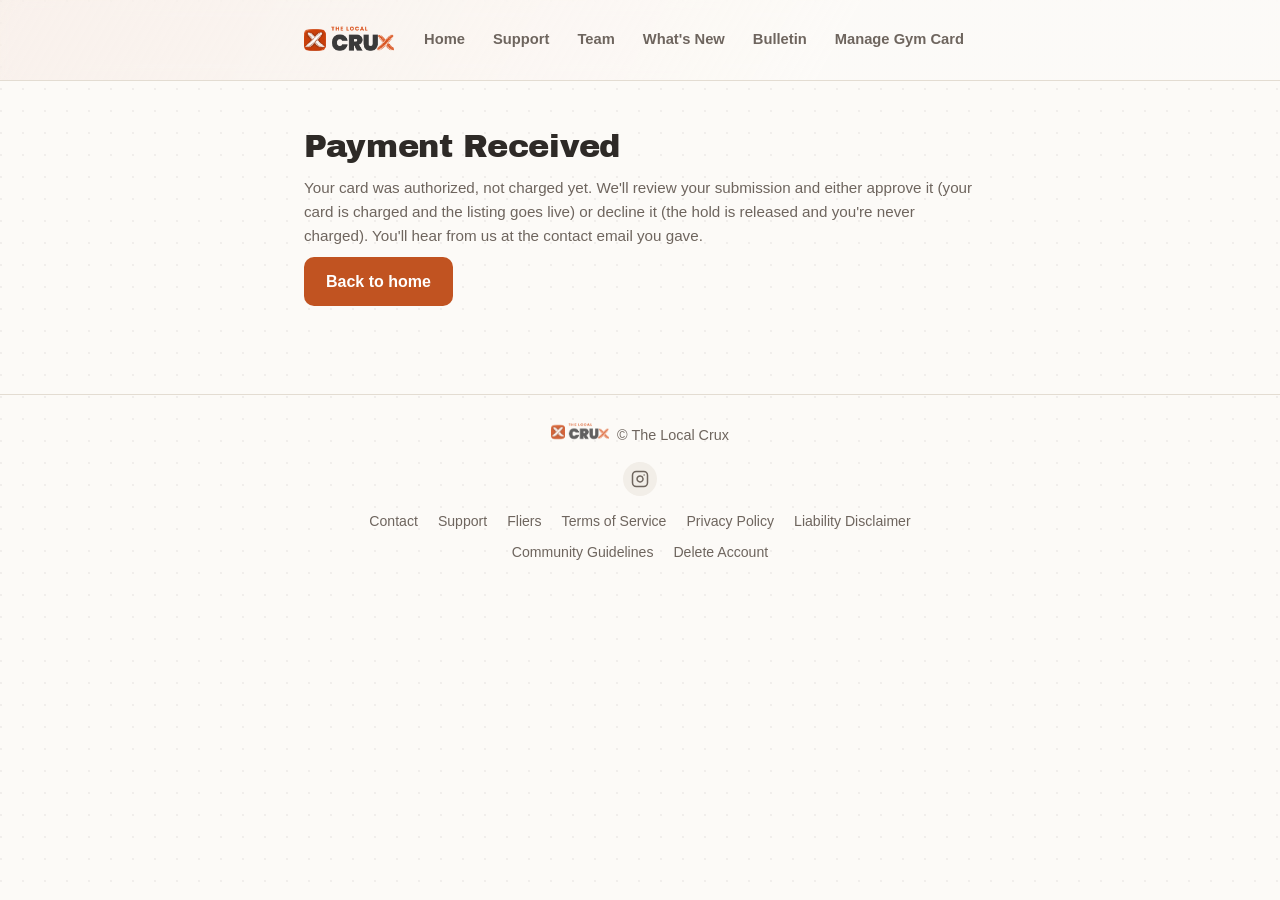
<file: bulletin-success.html>
<!doctype html>
<html lang="en">
<head>
<meta charset="utf-8">
<meta name="viewport" content="width=device-width, initial-scale=1">
<title>The Local Crux: Payment Received</title>
<meta name="description" content="Your Bulletin submission's payment hold was placed successfully.">
<link rel="icon" type="image/png" sizes="32x32" href="assets/favicon-32.png">
<link rel="icon" type="image/png" sizes="16x16" href="assets/favicon-16.png">
<link rel="apple-touch-icon" sizes="180x180" href="assets/apple-touch-icon.png">
<link rel="preconnect" href="https://fonts.googleapis.com">
<link rel="preconnect" href="https://fonts.gstatic.com" crossorigin>
<link href="https://fonts.googleapis.com/css2?family=Archivo+Black&display=swap" rel="stylesheet">
<link rel="stylesheet" href="assets/style.css?v=2">
<script defer src='https://static.cloudflareinsights.com/beacon.min.js' data-cf-beacon='{"token": "0640dd675be24d40ba9351e78dc34232"}'></script>
<script>
(function () {
  try {
    var params = new URLSearchParams(location.search);
    var src = params.get("src");
    if (!src) return;
    fetch("https://xioisuktsokyuupnobes.supabase.co/rest/v1/rpc/record_tagged_visit", {
      method: "POST",
      headers: {
        "Content-Type": "application/json",
        "apikey": "sb_publishable_szx3egTPABoU3xKzowV3KA_W9XIk4cz",
        "Authorization": "Bearer sb_publishable_szx3egTPABoU3xKzowV3KA_W9XIk4cz"
      },
      body: JSON.stringify({
        p_path: location.pathname,
        p_src: src,
        p_referrer: document.referrer || "",
        p_user_agent: navigator.userAgent || ""
      })
    }).catch(function () {});
    params.delete("src");
    var qs = params.toString();
    history.replaceState(null, "", location.pathname + (qs ? "?" + qs : "") + location.hash);
  } catch (e) {}
})();
</script>
</head>
<body>
  <header class="site">
    <div class="wrap">
      <a class="brand" href="/" aria-label="The Local Crux">
        <picture>
          <source srcset="assets/logo-dark.png" media="(prefers-color-scheme: dark)">
          <img src="assets/logo-light.png" alt="The Local Crux">
        </picture>
      </a>
      <nav>
        <a href="/">Home</a>
        <a href="support.html">Support</a>
        <a href="team.html">Team</a>
        <a href="whats-new.html">What's New</a>
        <a href="bulletin-submit.html">Bulletin</a>
        <a href="partner-login.html">Manage Gym Card</a>
      </nav>
    </div>
  </header>

  <main>
    <div class="wrap page-title">
      <h1>Payment Received</h1>
      <p class="meta">Your card was authorized, not charged yet. We'll review your submission and either approve it (your card is charged and the listing goes live) or decline it (the hold is released and you're never charged). You'll hear from us at the contact email you gave.</p>
    </div>
    <div class="wrap">
      <a href="/" class="btn">Back to home</a>
    </div>
  </main>

  <footer class="site">
    <div class="wrap">
      <div class="brand">
        <picture>
          <source srcset="assets/logo-dark.png" media="(prefers-color-scheme: dark)">
          <img src="assets/logo-light.png" alt="">
        </picture>
        <span>© The Local Crux</span>
      </div>
      <div class="social-links">
        <a href="https://www.instagram.com/thelocalcrux/" target="_blank" rel="noopener" aria-label="Follow The Local Crux on Instagram">
          <svg width="18" height="18" viewBox="0 0 24 24" fill="none" stroke="currentColor" stroke-width="2" stroke-linecap="round" stroke-linejoin="round"><rect x="2" y="2" width="20" height="20" rx="5"/><path d="M16 11.37A4 4 0 1 1 12.63 8 4 4 0 0 1 16 11.37z"/><line x1="17.5" y1="6.5" x2="17.51" y2="6.5"/></svg>
        </a>
      </div>
      <nav>
        <a href="mailto:Help@TheLocalCrux.com">Contact</a>
        <a href="support.html">Support</a>
        <a href="fliers.html">Fliers</a>
        <a href="terms.html">Terms of Service</a>
        <a href="privacy.html">Privacy Policy</a>
        <a href="liability.html">Liability Disclaimer</a>
        <a href="guidelines.html">Community Guidelines</a>
        <a href="account-deletion.html">Delete Account</a>
      </nav>
    </div>
  </footer>

  <script data-name="BMC-Widget" data-cfasync="false" src="https://cdnjs.buymeacoffee.com/1.0.0/widget.prod.min.js" data-id="thelocalcrux" data-description="Support me on Buy me a coffee!" data-message="" data-color="#C15321" data-position="Right" data-x_margin="18" data-y_margin="18"></script>
</body>
</html>
</file>
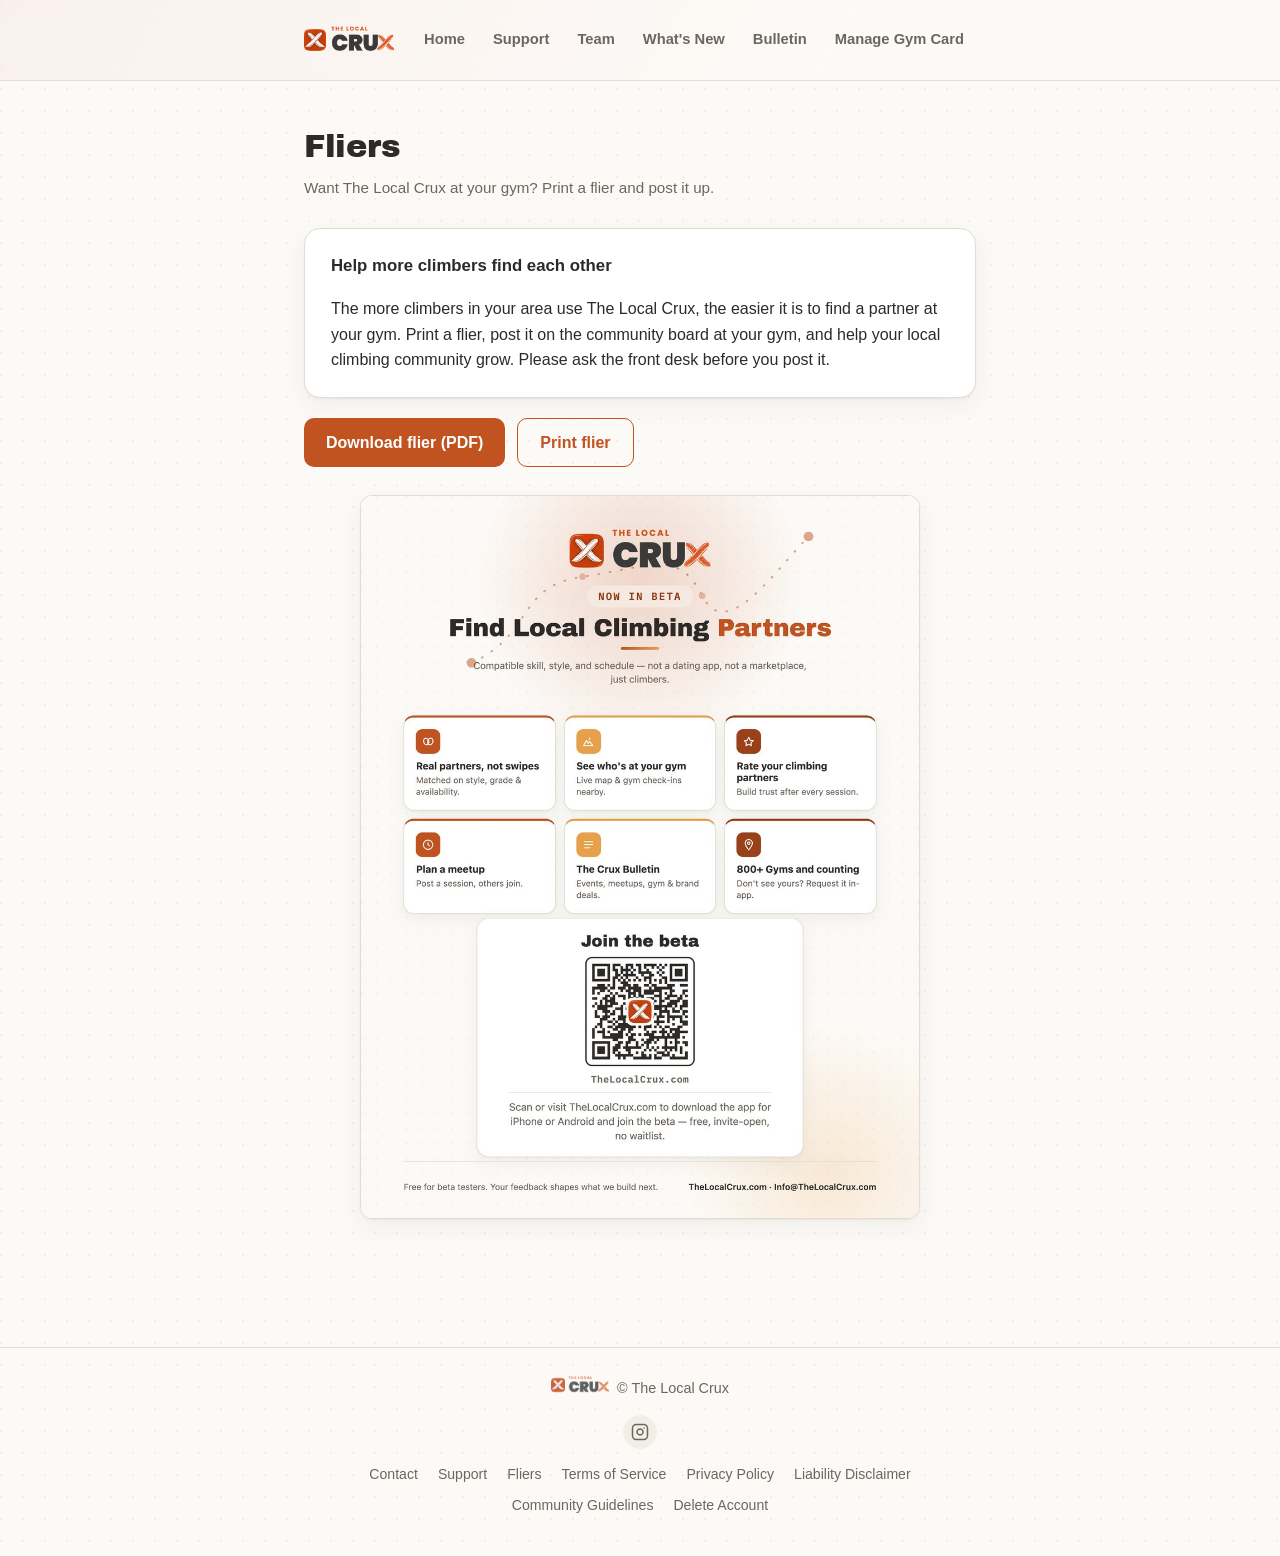
<file: fliers.html>
<!doctype html>
<html lang="en">
<head>
<meta charset="utf-8">
<meta name="viewport" content="width=device-width, initial-scale=1">
<title>The Local Crux: Fliers</title>
<meta name="description" content="Download and print a flier to post at your gym and help more climbers find The Local Crux.">
<link rel="icon" type="image/png" sizes="32x32" href="assets/favicon-32.png">
<link rel="icon" type="image/png" sizes="16x16" href="assets/favicon-16.png">
<link rel="apple-touch-icon" sizes="180x180" href="assets/apple-touch-icon.png">
<link rel="preconnect" href="https://fonts.googleapis.com">
<link rel="preconnect" href="https://fonts.gstatic.com" crossorigin>
<link href="https://fonts.googleapis.com/css2?family=Archivo+Black&display=swap" rel="stylesheet">
<link rel="stylesheet" href="assets/style.css?v=2">
<script defer src='https://static.cloudflareinsights.com/beacon.min.js' data-cf-beacon='{"token": "0640dd675be24d40ba9351e78dc34232"}'></script>
<script>
(function () {
  try {
    var params = new URLSearchParams(location.search);
    var src = params.get("src");
    if (!src) return;
    fetch("https://xioisuktsokyuupnobes.supabase.co/rest/v1/rpc/record_tagged_visit", {
      method: "POST",
      headers: {
        "Content-Type": "application/json",
        "apikey": "sb_publishable_szx3egTPABoU3xKzowV3KA_W9XIk4cz",
        "Authorization": "Bearer sb_publishable_szx3egTPABoU3xKzowV3KA_W9XIk4cz"
      },
      body: JSON.stringify({
        p_path: location.pathname,
        p_src: src,
        p_referrer: document.referrer || "",
        p_user_agent: navigator.userAgent || ""
      })
    }).catch(function () {});
    params.delete("src");
    var qs = params.toString();
    history.replaceState(null, "", location.pathname + (qs ? "?" + qs : "") + location.hash);
  } catch (e) {}
})();
</script>
</head>
<body>
  <header class="site">
    <div class="wrap">
      <a class="brand" href="/" aria-label="The Local Crux">
        <picture>
          <source srcset="assets/logo-dark.png" media="(prefers-color-scheme: dark)">
          <img src="assets/logo-light.png" alt="The Local Crux">
        </picture>
      </a>
      <nav>
        <a href="/">Home</a>
        <a href="support.html">Support</a>
        <a href="team.html">Team</a>
        <a href="whats-new.html">What's New</a>
        <a href="bulletin-submit.html">Bulletin</a>
        <a href="partner-login.html">Manage Gym Card</a>
      </nav>
    </div>
  </header>

  <style>
.flier-actions { display: flex; flex-wrap: wrap; gap: 12px; margin: 18px 0 28px; }
.flier-stage { display: flex; justify-content: center; margin: 8px 0 40px; }
.flier-stage img {
  width: min(100%, 560px);
  height: auto;
  border: 1px solid var(--border);
  border-radius: 12px;
  box-shadow: var(--shadow);
}
@media print {
  @page { size: letter; margin: 0; }
  body * { visibility: hidden; }
  .flier-stage, .flier-stage * { visibility: visible; }
  .flier-stage { position: fixed; inset: 0; margin: 0; }
  .flier-stage img { width: 100%; height: 100%; object-fit: contain; border: 0; border-radius: 0; box-shadow: none; }
}
</style>
  <main>
    <div class="wrap page-title">
      <h1>Fliers</h1>
      <p class="meta">Want The Local Crux at your gym? Print a flier and post it up.</p>
    </div>

    <div class="wrap">
      <div class="card">
        <strong>Help more climbers find each other</strong>
        <p>The more climbers in your area use The Local Crux, the easier it is to find a partner at your gym. Print a flier, post it on the community board at your gym, and help your local climbing community grow. Please ask the front desk before you post it.</p>
      </div>
      <div class="flier-actions">
        <a class="btn" href="assets/the-local-crux-flier.pdf" download="the-local-crux-flier.pdf">Download flier (PDF)</a>
        <button class="btn secondary" type="button" onclick="window.print()">Print flier</button>
      </div>
      <div class="flier-stage">
        <img src="assets/the-local-crux-flier-preview.jpg" alt="The Local Crux flier: Find local climbing partners. Scan the QR code or visit TheLocalCrux.com to join the beta.">
      </div>
    </div>
  </main>

  <footer class="site">
    <div class="wrap">
      <div class="brand">
        <picture>
          <source srcset="assets/logo-dark.png" media="(prefers-color-scheme: dark)">
          <img src="assets/logo-light.png" alt="">
        </picture>
        <span>© The Local Crux</span>
      </div>
      <div class="social-links">
        <a href="https://local-crux-track.xyvgrc925p.workers.dev/go/instagram" target="_blank" rel="noopener" aria-label="Follow The Local Crux on Instagram">
          <svg width="18" height="18" viewBox="0 0 24 24" fill="none" stroke="currentColor" stroke-width="2" stroke-linecap="round" stroke-linejoin="round"><rect x="2" y="2" width="20" height="20" rx="5"/><path d="M16 11.37A4 4 0 1 1 12.63 8 4 4 0 0 1 16 11.37z"/><line x1="17.5" y1="6.5" x2="17.51" y2="6.5"/></svg>
        </a>
      </div>
      <nav>
        <a href="mailto:Help@TheLocalCrux.com">Contact</a>
        <a href="support.html">Support</a>
        <a href="fliers.html">Fliers</a>
        <a href="terms.html">Terms of Service</a>
        <a href="privacy.html">Privacy Policy</a>
        <a href="liability.html">Liability Disclaimer</a>
        <a href="guidelines.html">Community Guidelines</a>
        <a href="account-deletion.html">Delete Account</a>
      </nav>
    </div>
  </footer>
</body>
</html>
</file>
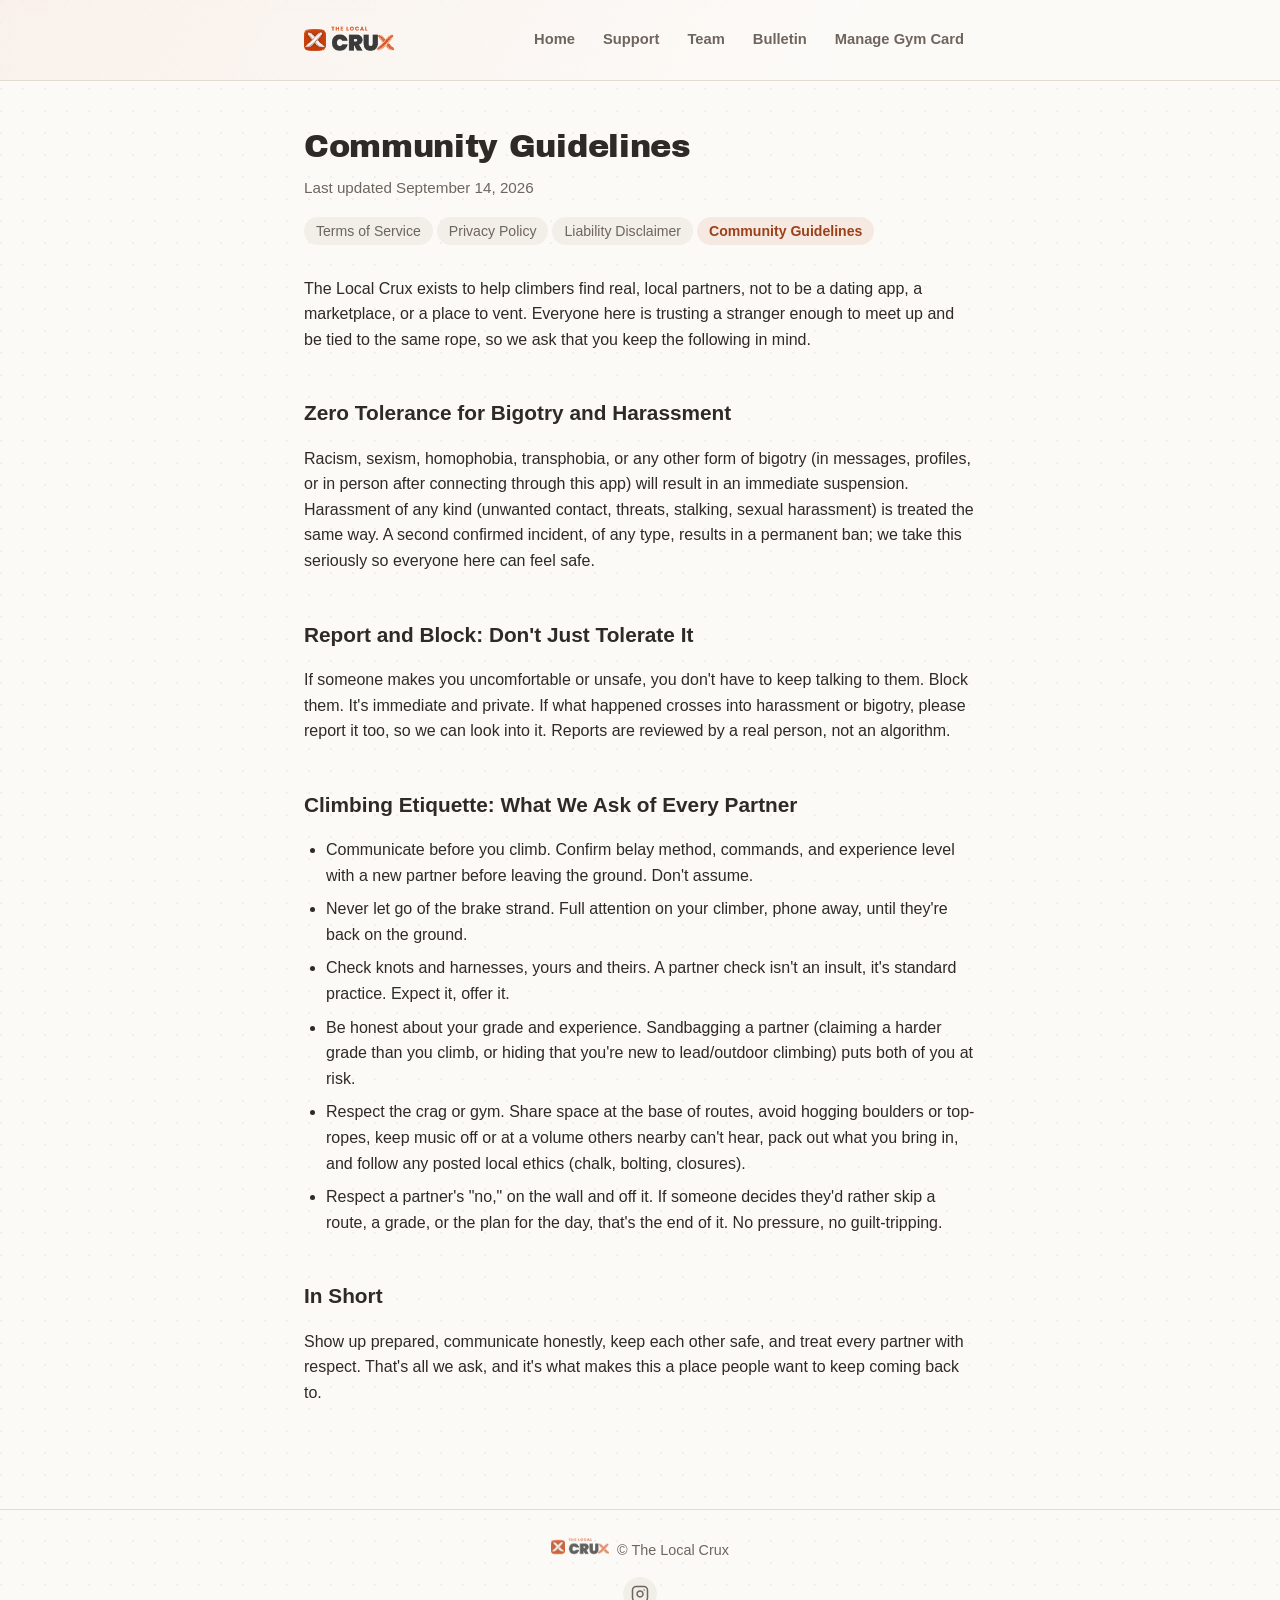
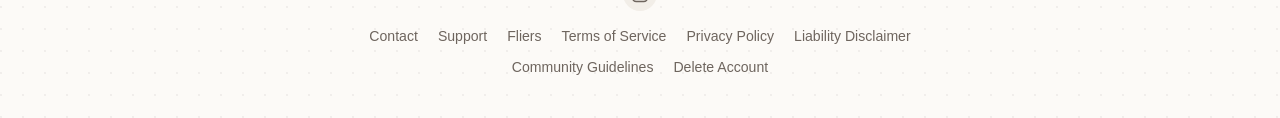
<file: guidelines.html>
<!doctype html>
<html lang="en">
<head>
<meta charset="utf-8">
<meta name="viewport" content="width=device-width, initial-scale=1">
<title>The Local Crux: Community Guidelines</title>
<meta name="description" content="Community Guidelines for The Local Crux.">
<link rel="icon" type="image/png" sizes="32x32" href="assets/favicon-32.png">
<link rel="icon" type="image/png" sizes="16x16" href="assets/favicon-16.png">
<link rel="apple-touch-icon" sizes="180x180" href="assets/apple-touch-icon.png">
<link rel="preconnect" href="https://fonts.googleapis.com">
<link rel="preconnect" href="https://fonts.gstatic.com" crossorigin>
<link href="https://fonts.googleapis.com/css2?family=Archivo+Black&display=swap" rel="stylesheet">
<link rel="stylesheet" href="assets/style.css?v=2">
<script defer src='https://static.cloudflareinsights.com/beacon.min.js' data-cf-beacon='{"token": "0640dd675be24d40ba9351e78dc34232"}'></script>
<script>
(function () {
  try {
    var params = new URLSearchParams(location.search);
    var src = params.get("src");
    if (!src) return;
    fetch("https://xioisuktsokyuupnobes.supabase.co/rest/v1/rpc/record_tagged_visit", {
      method: "POST",
      headers: {
        "Content-Type": "application/json",
        "apikey": "sb_publishable_szx3egTPABoU3xKzowV3KA_W9XIk4cz",
        "Authorization": "Bearer sb_publishable_szx3egTPABoU3xKzowV3KA_W9XIk4cz"
      },
      body: JSON.stringify({
        p_path: location.pathname,
        p_src: src,
        p_referrer: document.referrer || "",
        p_user_agent: navigator.userAgent || ""
      })
    }).catch(function () {});
    params.delete("src");
    var qs = params.toString();
    history.replaceState(null, "", location.pathname + (qs ? "?" + qs : "") + location.hash);
  } catch (e) {}
})();
</script>
</head>
<body>
  <header class="site">
    <div class="wrap">
      <a class="brand" href="/" aria-label="The Local Crux">
        <picture>
          <source srcset="assets/logo-dark.png" media="(prefers-color-scheme: dark)">
          <img src="assets/logo-light.png" alt="The Local Crux">
        </picture>
      </a>
      <nav>
        <a href="/">Home</a>
        <a href="support.html">Support</a>
        <a href="team.html">Team</a>
        <a href="bulletin-submit.html">Bulletin</a>
        <a href="partner-login.html">Manage Gym Card</a>
      </nav>
    </div>
  </header>

  <main>
    <div class="wrap page-title">
      <h1>Community Guidelines</h1>
      <p class="meta">Last updated September 14, 2026</p>
      <ul class="doc-nav">
        <li><a href="terms.html">Terms of Service</a></li>
        <li><a href="privacy.html">Privacy Policy</a></li>
        <li><a href="liability.html">Liability Disclaimer</a></li>
        <li><strong>Community Guidelines</strong></li>
      </ul>
    </div>

    <div class="wrap legal-body">
      <p>The Local Crux exists to help climbers find real, local partners, not to be a dating app, a marketplace, or a place to vent. Everyone here is trusting a stranger enough to meet up and be tied to the same rope, so we ask that you keep the following in mind.</p>

      <h2>Zero Tolerance for Bigotry and Harassment</h2>
      <p>Racism, sexism, homophobia, transphobia, or any other form of bigotry (in messages, profiles, or in person after connecting through this app) will result in an immediate suspension. Harassment of any kind (unwanted contact, threats, stalking, sexual harassment) is treated the same way. A second confirmed incident, of any type, results in a permanent ban; we take this seriously so everyone here can feel safe.</p>

      <h2>Report and Block: Don&#x27;t Just Tolerate It</h2>
      <p>If someone makes you uncomfortable or unsafe, you don&#x27;t have to keep talking to them. Block them. It&#x27;s immediate and private. If what happened crosses into harassment or bigotry, please report it too, so we can look into it. Reports are reviewed by a real person, not an algorithm.</p>

      <h2>Climbing Etiquette: What We Ask of Every Partner</h2>
      <ul><li>Communicate before you climb. Confirm belay method, commands, and experience level with a new partner before leaving the ground. Don&#x27;t assume.</li><li>Never let go of the brake strand. Full attention on your climber, phone away, until they&#x27;re back on the ground.</li><li>Check knots and harnesses, yours and theirs. A partner check isn&#x27;t an insult, it&#x27;s standard practice. Expect it, offer it.</li><li>Be honest about your grade and experience. Sandbagging a partner (claiming a harder grade than you climb, or hiding that you&#x27;re new to lead/outdoor climbing) puts both of you at risk.</li><li>Respect the crag or gym. Share space at the base of routes, avoid hogging boulders or top-ropes, keep music off or at a volume others nearby can&#x27;t hear, pack out what you bring in, and follow any posted local ethics (chalk, bolting, closures).</li><li>Respect a partner&#x27;s &quot;no,&quot; on the wall and off it. If someone decides they&#x27;d rather skip a route, a grade, or the plan for the day, that&#x27;s the end of it. No pressure, no guilt-tripping.</li></ul>

      <h2>In Short</h2>
      <p>Show up prepared, communicate honestly, keep each other safe, and treat every partner with respect. That&#x27;s all we ask, and it&#x27;s what makes this a place people want to keep coming back to.</p>
    </div>
  </main>

  <footer class="site">
    <div class="wrap">
      <div class="brand">
        <picture>
          <source srcset="assets/logo-dark.png" media="(prefers-color-scheme: dark)">
          <img src="assets/logo-light.png" alt="">
        </picture>
        <span>© The Local Crux</span>
      </div>
      <div class="social-links">
        <a href="https://www.instagram.com/thelocalcrux/" target="_blank" rel="noopener" aria-label="Follow The Local Crux on Instagram">
          <svg width="18" height="18" viewBox="0 0 24 24" fill="none" stroke="currentColor" stroke-width="2" stroke-linecap="round" stroke-linejoin="round"><rect x="2" y="2" width="20" height="20" rx="5"/><path d="M16 11.37A4 4 0 1 1 12.63 8 4 4 0 0 1 16 11.37z"/><line x1="17.5" y1="6.5" x2="17.51" y2="6.5"/></svg>
        </a>
      </div>
      <nav>
        <a href="mailto:Help@TheLocalCrux.com">Contact</a>
        <a href="support.html">Support</a>
        <a href="fliers.html">Fliers</a>
        <a href="terms.html">Terms of Service</a>
        <a href="privacy.html">Privacy Policy</a>
        <a href="liability.html">Liability Disclaimer</a>
        <a href="guidelines.html">Community Guidelines</a>
        <a href="account-deletion.html">Delete Account</a>
      </nav>
    </div>
  </footer>

  <script data-name="BMC-Widget" data-cfasync="false" src="https://cdnjs.buymeacoffee.com/1.0.0/widget.prod.min.js" data-id="thelocalcrux" data-description="Support me on Buy me a coffee!" data-message="" data-color="#C15321" data-position="Right" data-x_margin="18" data-y_margin="18"></script>
</body>
</html>
</file>
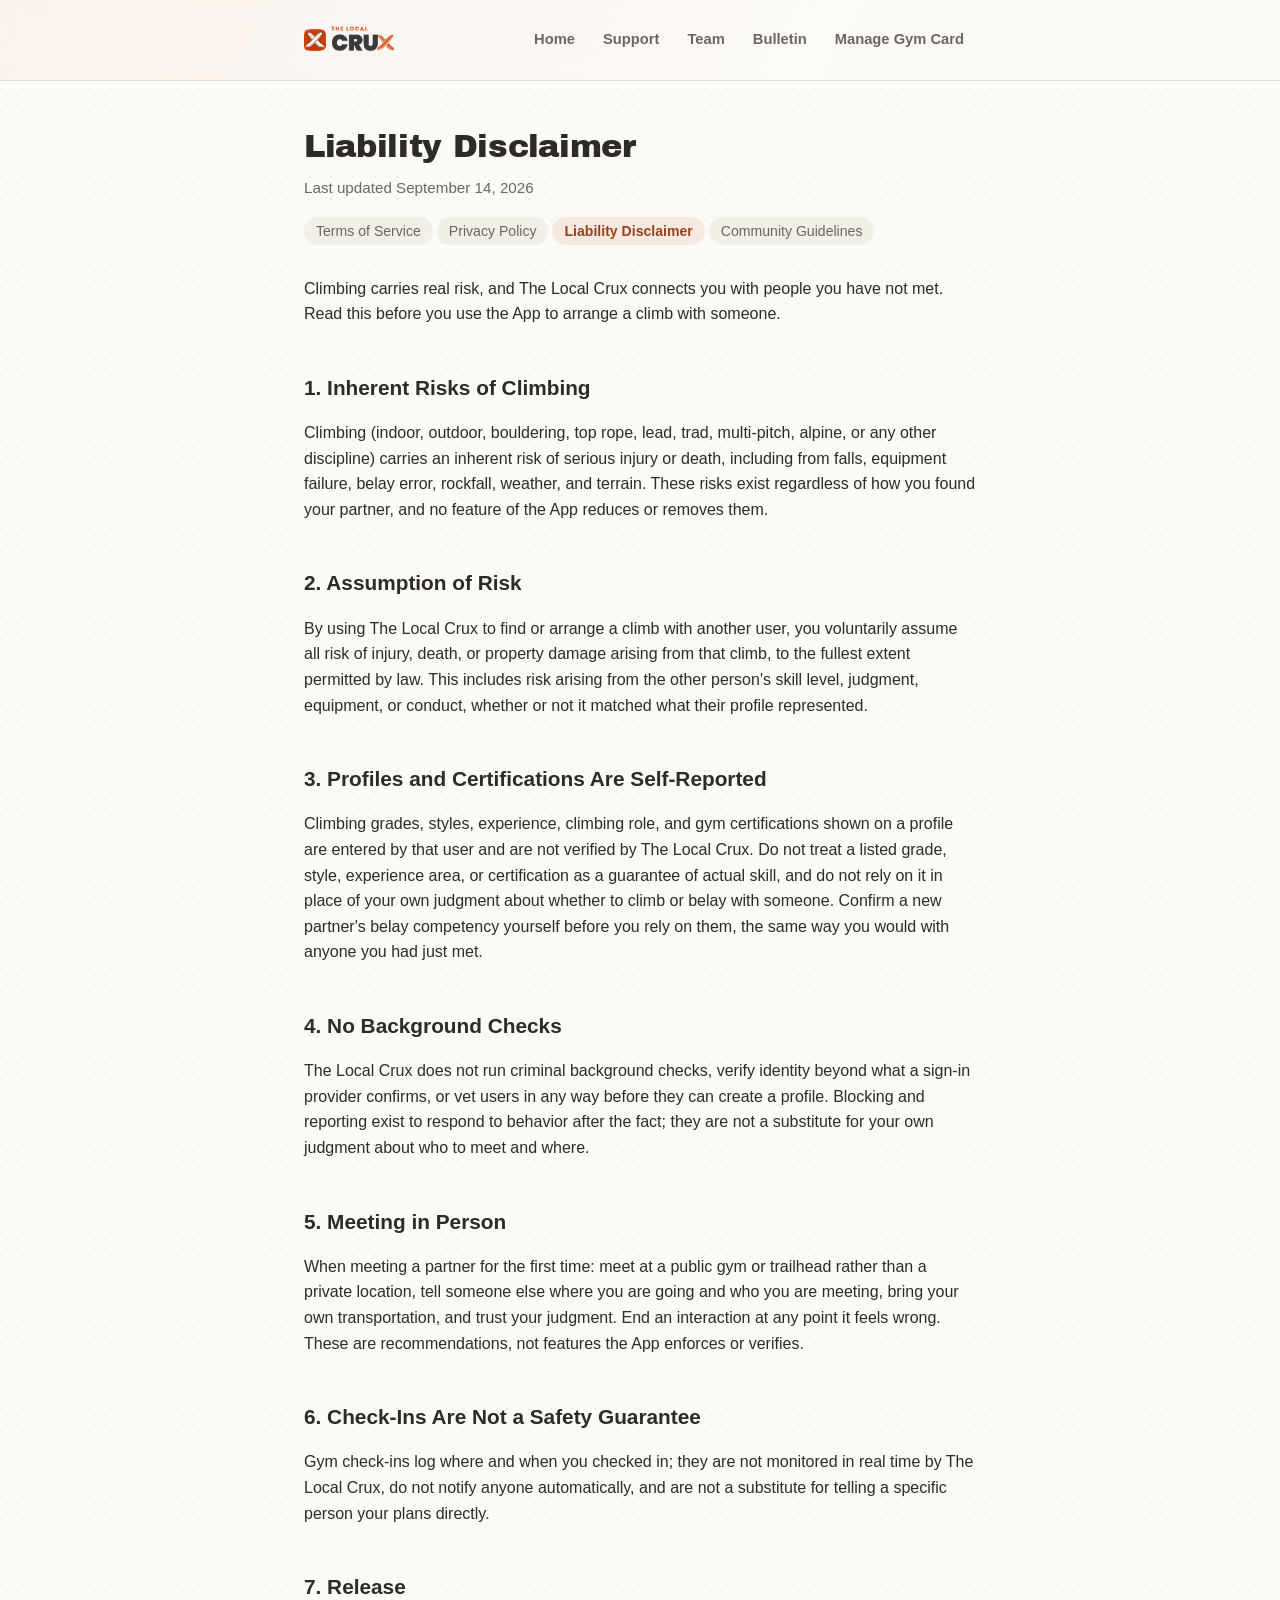
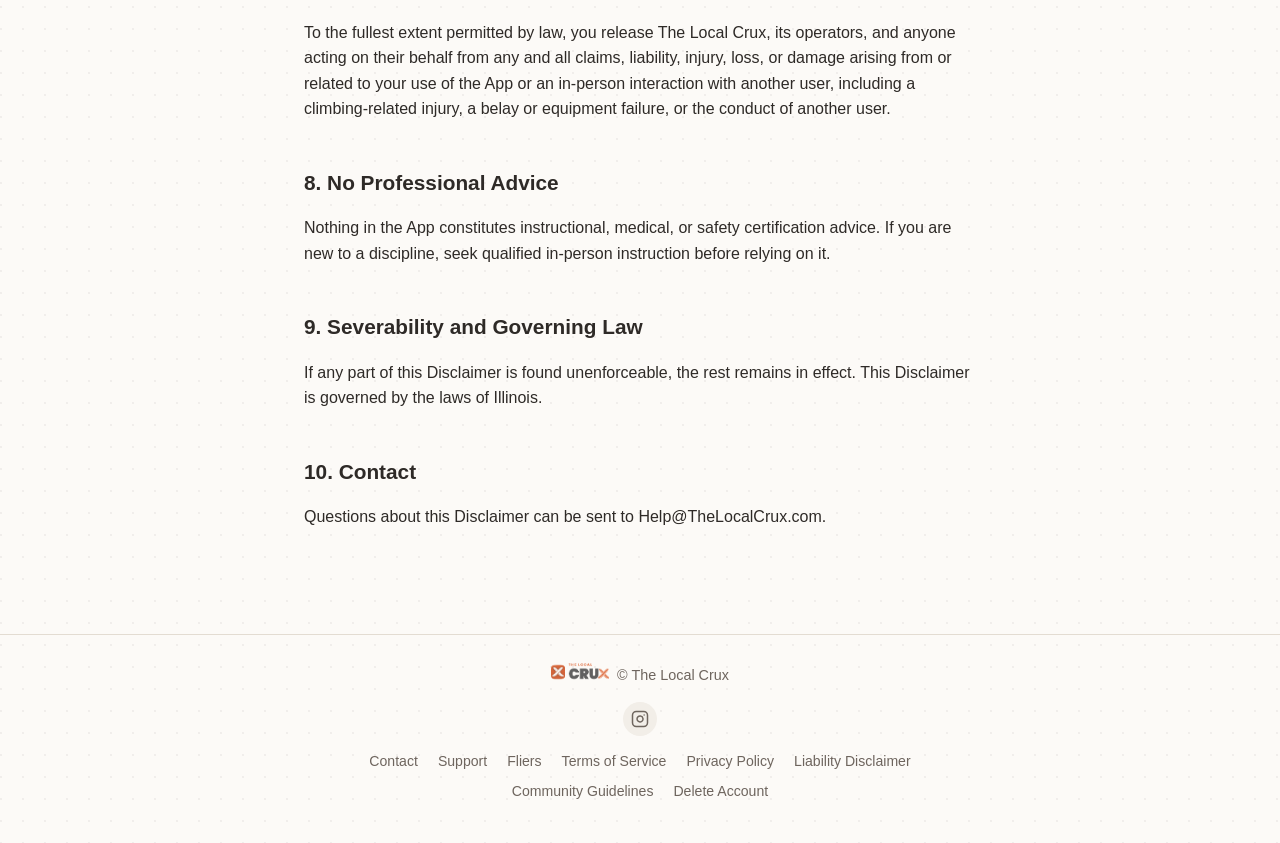
<file: liability.html>
<!doctype html>
<html lang="en">
<head>
<meta charset="utf-8">
<meta name="viewport" content="width=device-width, initial-scale=1">
<title>The Local Crux: Liability Disclaimer</title>
<meta name="description" content="Liability Disclaimer for The Local Crux.">
<link rel="icon" type="image/png" sizes="32x32" href="assets/favicon-32.png">
<link rel="icon" type="image/png" sizes="16x16" href="assets/favicon-16.png">
<link rel="apple-touch-icon" sizes="180x180" href="assets/apple-touch-icon.png">
<link rel="preconnect" href="https://fonts.googleapis.com">
<link rel="preconnect" href="https://fonts.gstatic.com" crossorigin>
<link href="https://fonts.googleapis.com/css2?family=Archivo+Black&display=swap" rel="stylesheet">
<link rel="stylesheet" href="assets/style.css?v=2">
<script defer src='https://static.cloudflareinsights.com/beacon.min.js' data-cf-beacon='{"token": "0640dd675be24d40ba9351e78dc34232"}'></script>
<script>
(function () {
  try {
    var params = new URLSearchParams(location.search);
    var src = params.get("src");
    if (!src) return;
    fetch("https://xioisuktsokyuupnobes.supabase.co/rest/v1/rpc/record_tagged_visit", {
      method: "POST",
      headers: {
        "Content-Type": "application/json",
        "apikey": "sb_publishable_szx3egTPABoU3xKzowV3KA_W9XIk4cz",
        "Authorization": "Bearer sb_publishable_szx3egTPABoU3xKzowV3KA_W9XIk4cz"
      },
      body: JSON.stringify({
        p_path: location.pathname,
        p_src: src,
        p_referrer: document.referrer || "",
        p_user_agent: navigator.userAgent || ""
      })
    }).catch(function () {});
    params.delete("src");
    var qs = params.toString();
    history.replaceState(null, "", location.pathname + (qs ? "?" + qs : "") + location.hash);
  } catch (e) {}
})();
</script>
</head>
<body>
  <header class="site">
    <div class="wrap">
      <a class="brand" href="/" aria-label="The Local Crux">
        <picture>
          <source srcset="assets/logo-dark.png" media="(prefers-color-scheme: dark)">
          <img src="assets/logo-light.png" alt="The Local Crux">
        </picture>
      </a>
      <nav>
        <a href="/">Home</a>
        <a href="support.html">Support</a>
        <a href="team.html">Team</a>
        <a href="bulletin-submit.html">Bulletin</a>
        <a href="partner-login.html">Manage Gym Card</a>
      </nav>
    </div>
  </header>

  <main>
    <div class="wrap page-title">
      <h1>Liability Disclaimer</h1>
      <p class="meta">Last updated September 14, 2026</p>
      <ul class="doc-nav">
        <li><a href="terms.html">Terms of Service</a></li>
        <li><a href="privacy.html">Privacy Policy</a></li>
        <li><strong>Liability Disclaimer</strong></li>
        <li><a href="guidelines.html">Community Guidelines</a></li>
      </ul>
    </div>

    <div class="wrap legal-body">
      <p>Climbing carries real risk, and The Local Crux connects you with people you have not met. Read this before you use the App to arrange a climb with someone.</p>

      <h2>1. Inherent Risks of Climbing</h2>
      <p>Climbing (indoor, outdoor, bouldering, top rope, lead, trad, multi-pitch, alpine, or any other discipline) carries an inherent risk of serious injury or death, including from falls, equipment failure, belay error, rockfall, weather, and terrain. These risks exist regardless of how you found your partner, and no feature of the App reduces or removes them.</p>

      <h2>2. Assumption of Risk</h2>
      <p>By using The Local Crux to find or arrange a climb with another user, you voluntarily assume all risk of injury, death, or property damage arising from that climb, to the fullest extent permitted by law. This includes risk arising from the other person&#x27;s skill level, judgment, equipment, or conduct, whether or not it matched what their profile represented.</p>

      <h2>3. Profiles and Certifications Are Self-Reported</h2>
      <p>Climbing grades, styles, experience, climbing role, and gym certifications shown on a profile are entered by that user and are not verified by The Local Crux. Do not treat a listed grade, style, experience area, or certification as a guarantee of actual skill, and do not rely on it in place of your own judgment about whether to climb or belay with someone. Confirm a new partner&#x27;s belay competency yourself before you rely on them, the same way you would with anyone you had just met.</p>

      <h2>4. No Background Checks</h2>
      <p>The Local Crux does not run criminal background checks, verify identity beyond what a sign-in provider confirms, or vet users in any way before they can create a profile. Blocking and reporting exist to respond to behavior after the fact; they are not a substitute for your own judgment about who to meet and where.</p>

      <h2>5. Meeting in Person</h2>
      <p>When meeting a partner for the first time: meet at a public gym or trailhead rather than a private location, tell someone else where you are going and who you are meeting, bring your own transportation, and trust your judgment. End an interaction at any point it feels wrong. These are recommendations, not features the App enforces or verifies.</p>

      <h2>6. Check-Ins Are Not a Safety Guarantee</h2>
      <p>Gym check-ins log where and when you checked in; they are not monitored in real time by The Local Crux, do not notify anyone automatically, and are not a substitute for telling a specific person your plans directly.</p>

      <h2>7. Release</h2>
      <p>To the fullest extent permitted by law, you release The Local Crux, its operators, and anyone acting on their behalf from any and all claims, liability, injury, loss, or damage arising from or related to your use of the App or an in-person interaction with another user, including a climbing-related injury, a belay or equipment failure, or the conduct of another user.</p>

      <h2>8. No Professional Advice</h2>
      <p>Nothing in the App constitutes instructional, medical, or safety certification advice. If you are new to a discipline, seek qualified in-person instruction before relying on it.</p>

      <h2>9. Severability and Governing Law</h2>
      <p>If any part of this Disclaimer is found unenforceable, the rest remains in effect. This Disclaimer is governed by the laws of Illinois.</p>

      <h2>10. Contact</h2>
      <p>Questions about this Disclaimer can be sent to Help@TheLocalCrux.com.</p>
    </div>
  </main>

  <footer class="site">
    <div class="wrap">
      <div class="brand">
        <picture>
          <source srcset="assets/logo-dark.png" media="(prefers-color-scheme: dark)">
          <img src="assets/logo-light.png" alt="">
        </picture>
        <span>© The Local Crux</span>
      </div>
      <div class="social-links">
        <a href="https://www.instagram.com/thelocalcrux/" target="_blank" rel="noopener" aria-label="Follow The Local Crux on Instagram">
          <svg width="18" height="18" viewBox="0 0 24 24" fill="none" stroke="currentColor" stroke-width="2" stroke-linecap="round" stroke-linejoin="round"><rect x="2" y="2" width="20" height="20" rx="5"/><path d="M16 11.37A4 4 0 1 1 12.63 8 4 4 0 0 1 16 11.37z"/><line x1="17.5" y1="6.5" x2="17.51" y2="6.5"/></svg>
        </a>
      </div>
      <nav>
        <a href="mailto:Help@TheLocalCrux.com">Contact</a>
        <a href="support.html">Support</a>
        <a href="fliers.html">Fliers</a>
        <a href="terms.html">Terms of Service</a>
        <a href="privacy.html">Privacy Policy</a>
        <a href="liability.html">Liability Disclaimer</a>
        <a href="guidelines.html">Community Guidelines</a>
        <a href="account-deletion.html">Delete Account</a>
      </nav>
    </div>
  </footer>

  <script data-name="BMC-Widget" data-cfasync="false" src="https://cdnjs.buymeacoffee.com/1.0.0/widget.prod.min.js" data-id="thelocalcrux" data-description="Support me on Buy me a coffee!" data-message="" data-color="#C15321" data-position="Right" data-x_margin="18" data-y_margin="18"></script>
</body>
</html>
</file>
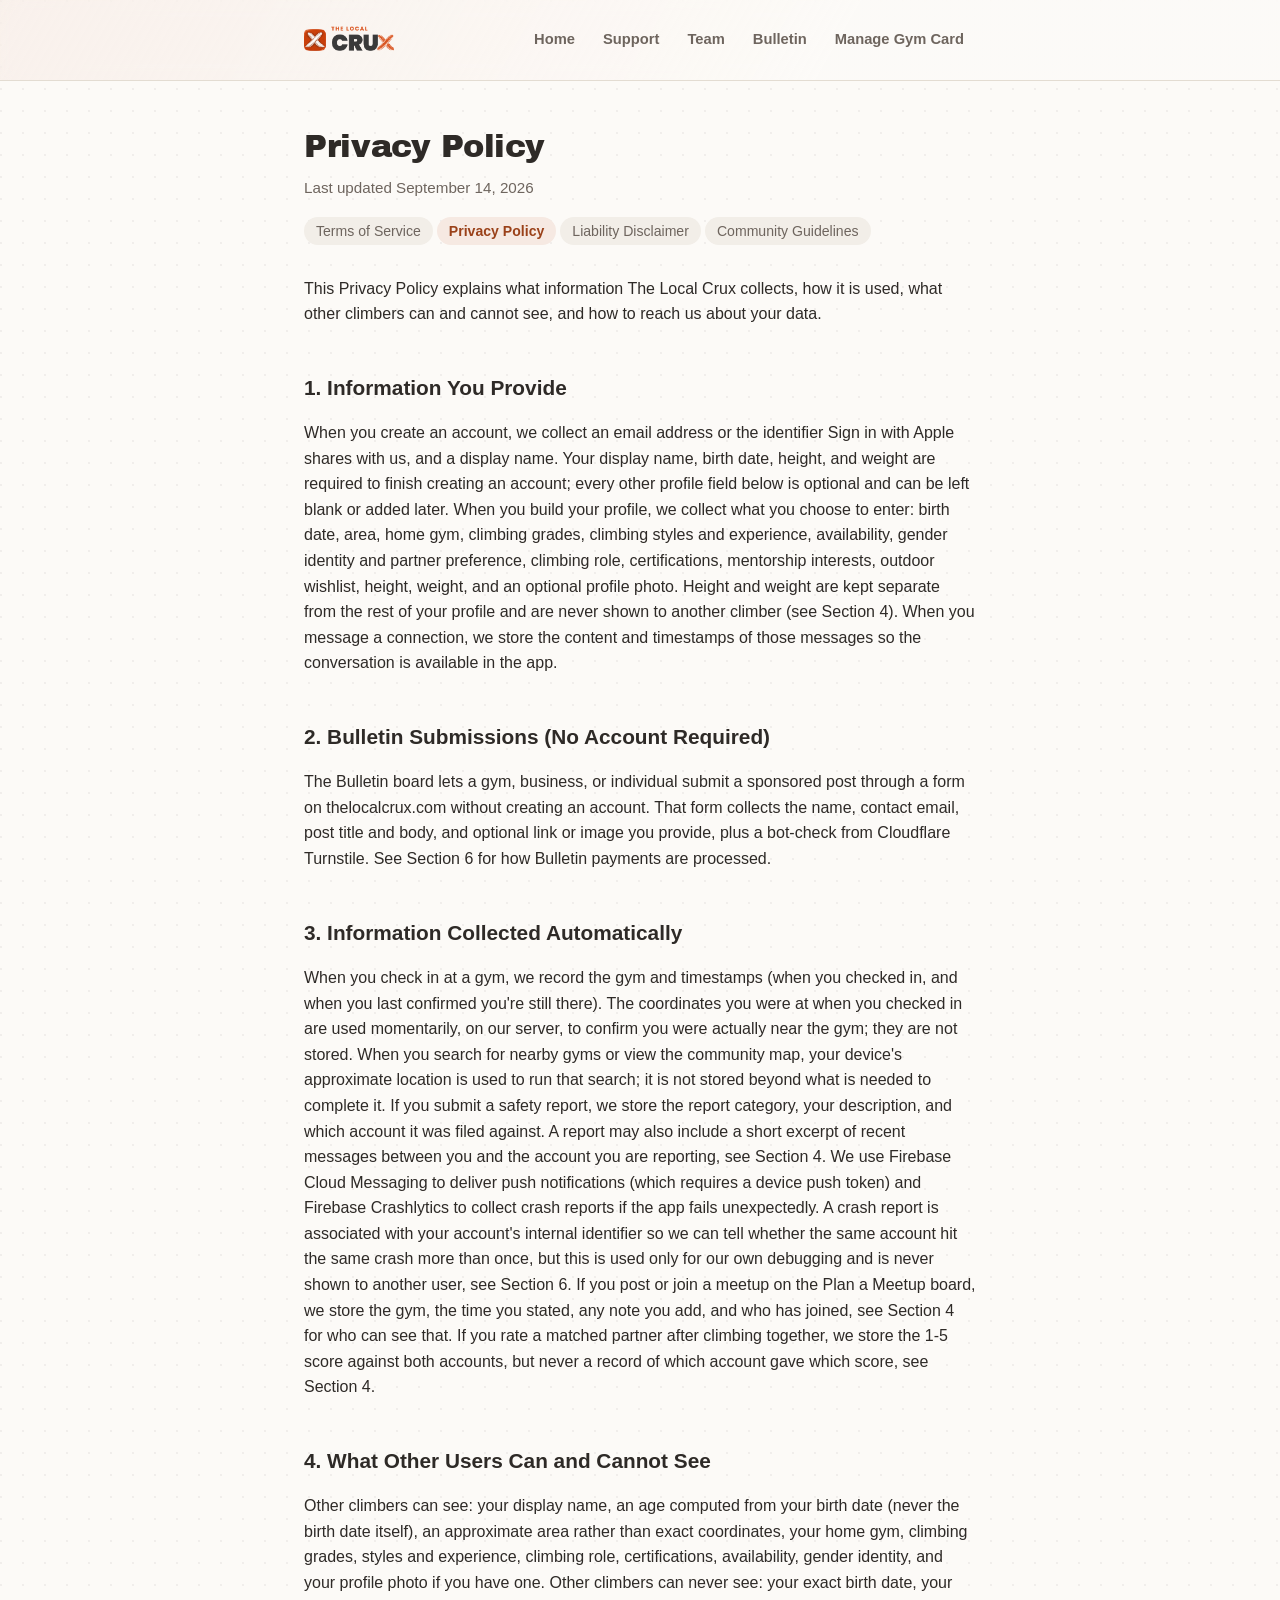
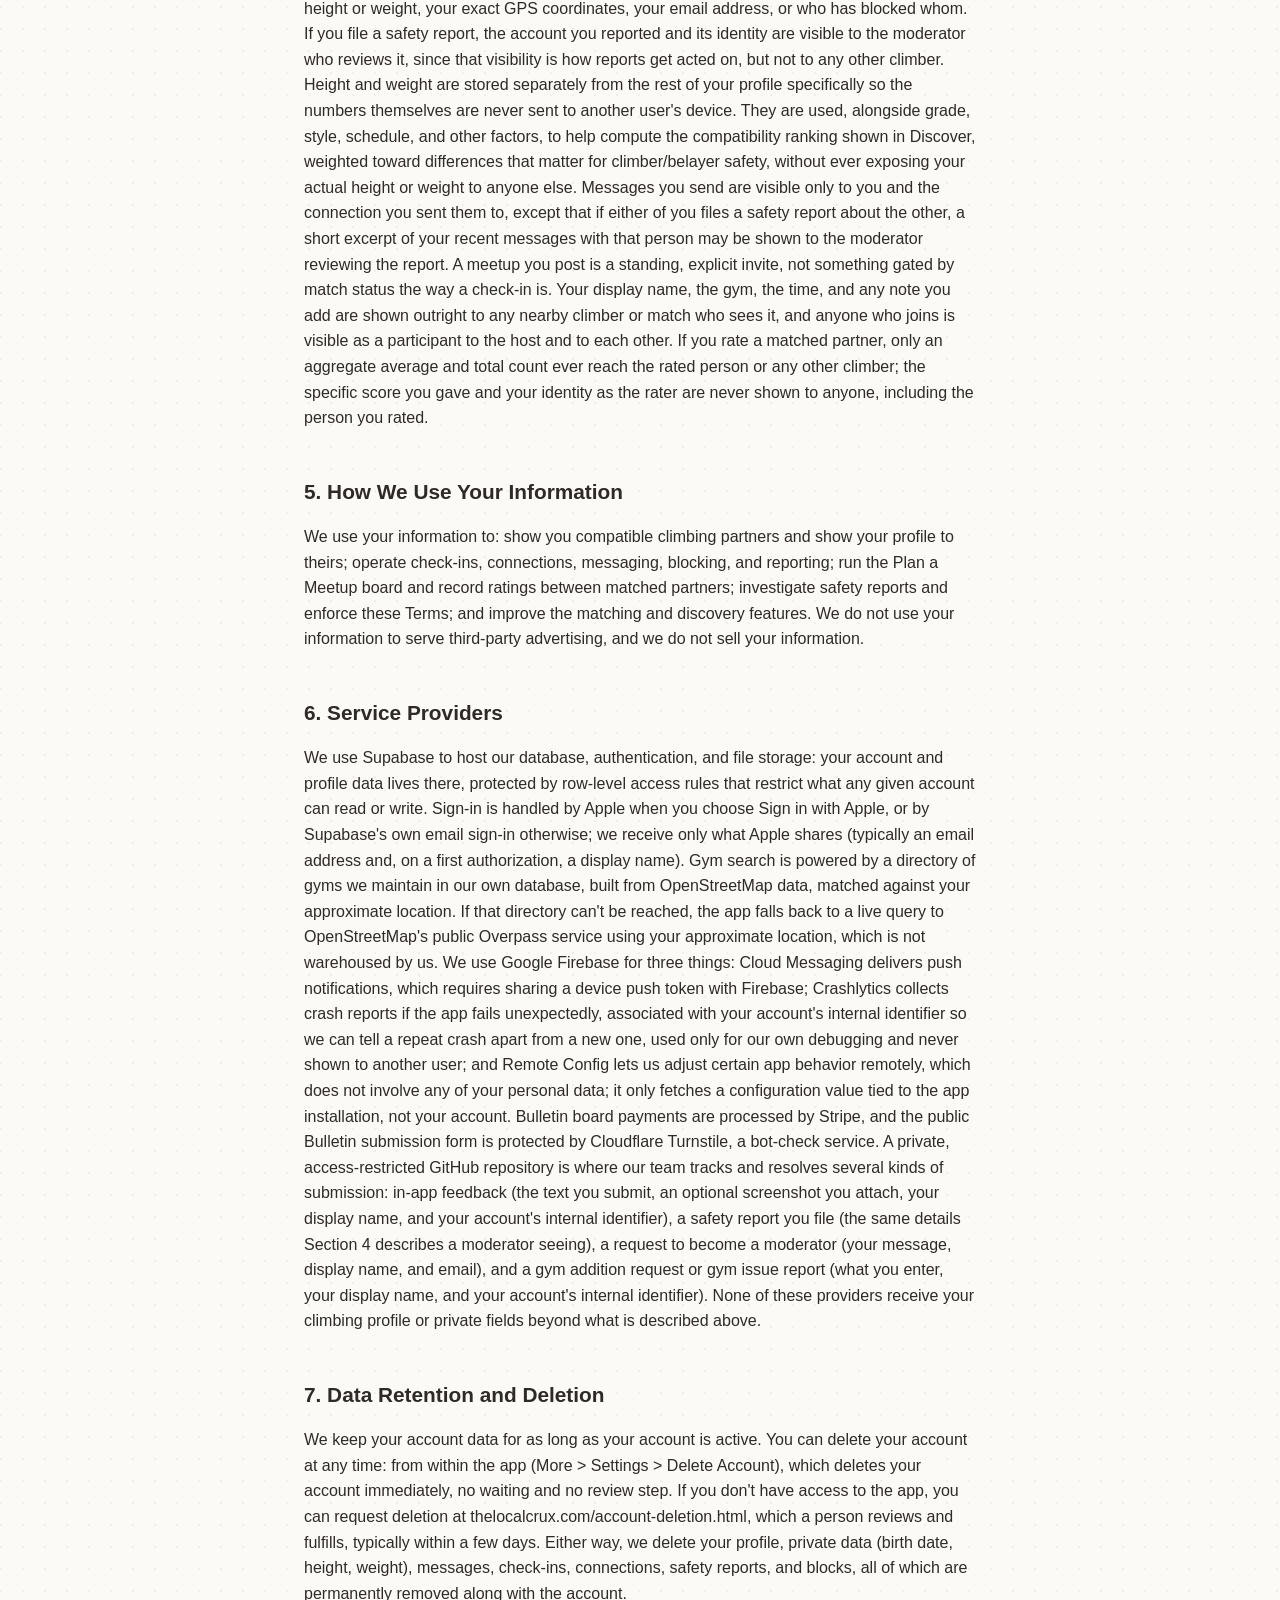
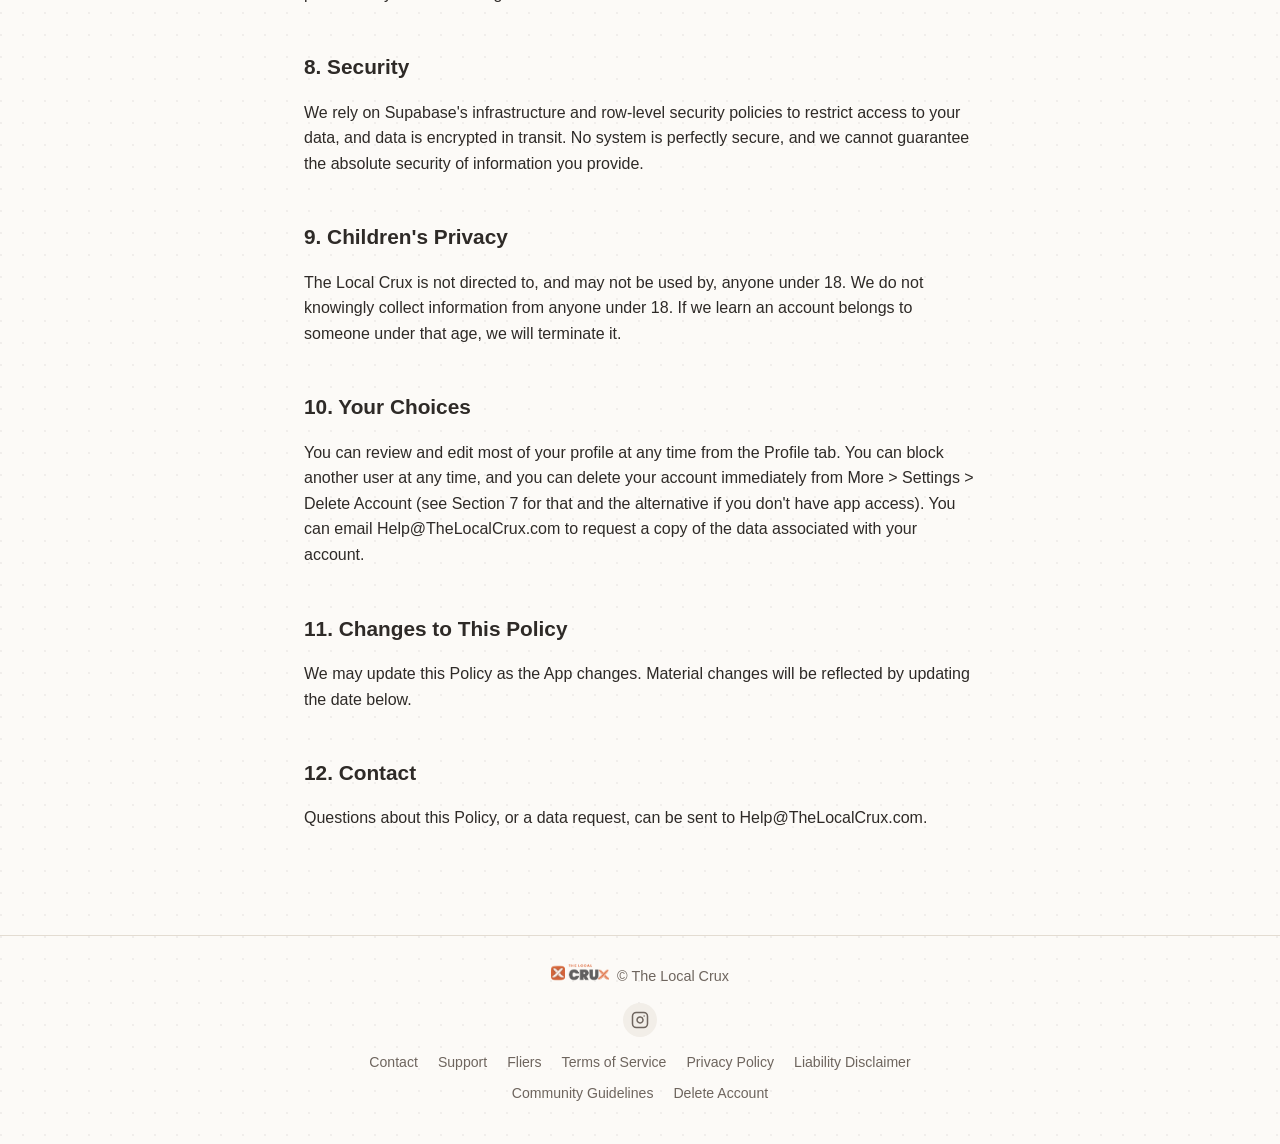
<file: privacy.html>
<!doctype html>
<html lang="en">
<head>
<meta charset="utf-8">
<meta name="viewport" content="width=device-width, initial-scale=1">
<title>The Local Crux: Privacy Policy</title>
<meta name="description" content="Privacy Policy for The Local Crux.">
<link rel="icon" type="image/png" sizes="32x32" href="assets/favicon-32.png">
<link rel="icon" type="image/png" sizes="16x16" href="assets/favicon-16.png">
<link rel="apple-touch-icon" sizes="180x180" href="assets/apple-touch-icon.png">
<link rel="preconnect" href="https://fonts.googleapis.com">
<link rel="preconnect" href="https://fonts.gstatic.com" crossorigin>
<link href="https://fonts.googleapis.com/css2?family=Archivo+Black&display=swap" rel="stylesheet">
<link rel="stylesheet" href="assets/style.css?v=2">
<script defer src='https://static.cloudflareinsights.com/beacon.min.js' data-cf-beacon='{"token": "0640dd675be24d40ba9351e78dc34232"}'></script>
<script>
(function () {
  try {
    var params = new URLSearchParams(location.search);
    var src = params.get("src");
    if (!src) return;
    fetch("https://xioisuktsokyuupnobes.supabase.co/rest/v1/rpc/record_tagged_visit", {
      method: "POST",
      headers: {
        "Content-Type": "application/json",
        "apikey": "sb_publishable_szx3egTPABoU3xKzowV3KA_W9XIk4cz",
        "Authorization": "Bearer sb_publishable_szx3egTPABoU3xKzowV3KA_W9XIk4cz"
      },
      body: JSON.stringify({
        p_path: location.pathname,
        p_src: src,
        p_referrer: document.referrer || "",
        p_user_agent: navigator.userAgent || ""
      })
    }).catch(function () {});
    params.delete("src");
    var qs = params.toString();
    history.replaceState(null, "", location.pathname + (qs ? "?" + qs : "") + location.hash);
  } catch (e) {}
})();
</script>
</head>
<body>
  <header class="site">
    <div class="wrap">
      <a class="brand" href="/" aria-label="The Local Crux">
        <picture>
          <source srcset="assets/logo-dark.png" media="(prefers-color-scheme: dark)">
          <img src="assets/logo-light.png" alt="The Local Crux">
        </picture>
      </a>
      <nav>
        <a href="/">Home</a>
        <a href="support.html">Support</a>
        <a href="team.html">Team</a>
        <a href="bulletin-submit.html">Bulletin</a>
        <a href="partner-login.html">Manage Gym Card</a>
      </nav>
    </div>
  </header>

  <main>
    <div class="wrap page-title">
      <h1>Privacy Policy</h1>
      <p class="meta">Last updated September 14, 2026</p>
      <ul class="doc-nav">
        <li><a href="terms.html">Terms of Service</a></li>
        <li><strong>Privacy Policy</strong></li>
        <li><a href="liability.html">Liability Disclaimer</a></li>
        <li><a href="guidelines.html">Community Guidelines</a></li>
      </ul>
    </div>

    <div class="wrap legal-body">
      <p>This Privacy Policy explains what information The Local Crux collects, how it is used, what other climbers can and cannot see, and how to reach us about your data.</p>

      <h2>1. Information You Provide</h2>
      <p>When you create an account, we collect an email address or the identifier Sign in with Apple shares with us, and a display name. Your display name, birth date, height, and weight are required to finish creating an account; every other profile field below is optional and can be left blank or added later. When you build your profile, we collect what you choose to enter: birth date, area, home gym, climbing grades, climbing styles and experience, availability, gender identity and partner preference, climbing role, certifications, mentorship interests, outdoor wishlist, height, weight, and an optional profile photo. Height and weight are kept separate from the rest of your profile and are never shown to another climber (see Section 4). When you message a connection, we store the content and timestamps of those messages so the conversation is available in the app.</p>

      <h2>2. Bulletin Submissions (No Account Required)</h2>
      <p>The Bulletin board lets a gym, business, or individual submit a sponsored post through a form on thelocalcrux.com without creating an account. That form collects the name, contact email, post title and body, and optional link or image you provide, plus a bot-check from Cloudflare Turnstile. See Section 6 for how Bulletin payments are processed.</p>

      <h2>3. Information Collected Automatically</h2>
      <p>When you check in at a gym, we record the gym and timestamps (when you checked in, and when you last confirmed you&#x27;re still there). The coordinates you were at when you checked in are used momentarily, on our server, to confirm you were actually near the gym; they are not stored. When you search for nearby gyms or view the community map, your device&#x27;s approximate location is used to run that search; it is not stored beyond what is needed to complete it. If you submit a safety report, we store the report category, your description, and which account it was filed against. A report may also include a short excerpt of recent messages between you and the account you are reporting, see Section 4. We use Firebase Cloud Messaging to deliver push notifications (which requires a device push token) and Firebase Crashlytics to collect crash reports if the app fails unexpectedly. A crash report is associated with your account&#x27;s internal identifier so we can tell whether the same account hit the same crash more than once, but this is used only for our own debugging and is never shown to another user, see Section 6. If you post or join a meetup on the Plan a Meetup board, we store the gym, the time you stated, any note you add, and who has joined, see Section 4 for who can see that. If you rate a matched partner after climbing together, we store the 1-5 score against both accounts, but never a record of which account gave which score, see Section 4.</p>

      <h2>4. What Other Users Can and Cannot See</h2>
      <p>Other climbers can see: your display name, an age computed from your birth date (never the birth date itself), an approximate area rather than exact coordinates, your home gym, climbing grades, styles and experience, climbing role, certifications, availability, gender identity, and your profile photo if you have one. Other climbers can never see: your exact birth date, your height or weight, your exact GPS coordinates, your email address, or who has blocked whom. If you file a safety report, the account you reported and its identity are visible to the moderator who reviews it, since that visibility is how reports get acted on, but not to any other climber. Height and weight are stored separately from the rest of your profile specifically so the numbers themselves are never sent to another user&#x27;s device. They are used, alongside grade, style, schedule, and other factors, to help compute the compatibility ranking shown in Discover, weighted toward differences that matter for climber/belayer safety, without ever exposing your actual height or weight to anyone else. Messages you send are visible only to you and the connection you sent them to, except that if either of you files a safety report about the other, a short excerpt of your recent messages with that person may be shown to the moderator reviewing the report. A meetup you post is a standing, explicit invite, not something gated by match status the way a check-in is. Your display name, the gym, the time, and any note you add are shown outright to any nearby climber or match who sees it, and anyone who joins is visible as a participant to the host and to each other. If you rate a matched partner, only an aggregate average and total count ever reach the rated person or any other climber; the specific score you gave and your identity as the rater are never shown to anyone, including the person you rated.</p>

      <h2>5. How We Use Your Information</h2>
      <p>We use your information to: show you compatible climbing partners and show your profile to theirs; operate check-ins, connections, messaging, blocking, and reporting; run the Plan a Meetup board and record ratings between matched partners; investigate safety reports and enforce these Terms; and improve the matching and discovery features. We do not use your information to serve third-party advertising, and we do not sell your information.</p>

      <h2>6. Service Providers</h2>
      <p>We use Supabase to host our database, authentication, and file storage: your account and profile data lives there, protected by row-level access rules that restrict what any given account can read or write. Sign-in is handled by Apple when you choose Sign in with Apple, or by Supabase&#x27;s own email sign-in otherwise; we receive only what Apple shares (typically an email address and, on a first authorization, a display name). Gym search is powered by a directory of gyms we maintain in our own database, built from OpenStreetMap data, matched against your approximate location. If that directory can&#x27;t be reached, the app falls back to a live query to OpenStreetMap&#x27;s public Overpass service using your approximate location, which is not warehoused by us. We use Google Firebase for three things: Cloud Messaging delivers push notifications, which requires sharing a device push token with Firebase; Crashlytics collects crash reports if the app fails unexpectedly, associated with your account&#x27;s internal identifier so we can tell a repeat crash apart from a new one, used only for our own debugging and never shown to another user; and Remote Config lets us adjust certain app behavior remotely, which does not involve any of your personal data; it only fetches a configuration value tied to the app installation, not your account. Bulletin board payments are processed by Stripe, and the public Bulletin submission form is protected by Cloudflare Turnstile, a bot-check service. A private, access-restricted GitHub repository is where our team tracks and resolves several kinds of submission: in-app feedback (the text you submit, an optional screenshot you attach, your display name, and your account&#x27;s internal identifier), a safety report you file (the same details Section 4 describes a moderator seeing), a request to become a moderator (your message, display name, and email), and a gym addition request or gym issue report (what you enter, your display name, and your account&#x27;s internal identifier). None of these providers receive your climbing profile or private fields beyond what is described above.</p>

      <h2>7. Data Retention and Deletion</h2>
      <p>We keep your account data for as long as your account is active. You can delete your account at any time: from within the app (More &gt; Settings &gt; Delete Account), which deletes your account immediately, no waiting and no review step. If you don&#x27;t have access to the app, you can request deletion at thelocalcrux.com/account-deletion.html, which a person reviews and fulfills, typically within a few days. Either way, we delete your profile, private data (birth date, height, weight), messages, check-ins, connections, safety reports, and blocks, all of which are permanently removed along with the account.</p>

      <h2>8. Security</h2>
      <p>We rely on Supabase&#x27;s infrastructure and row-level security policies to restrict access to your data, and data is encrypted in transit. No system is perfectly secure, and we cannot guarantee the absolute security of information you provide.</p>

      <h2>9. Children&#x27;s Privacy</h2>
      <p>The Local Crux is not directed to, and may not be used by, anyone under 18. We do not knowingly collect information from anyone under 18. If we learn an account belongs to someone under that age, we will terminate it.</p>

      <h2>10. Your Choices</h2>
      <p>You can review and edit most of your profile at any time from the Profile tab. You can block another user at any time, and you can delete your account immediately from More &gt; Settings &gt; Delete Account (see Section 7 for that and the alternative if you don&#x27;t have app access). You can email Help@TheLocalCrux.com to request a copy of the data associated with your account.</p>

      <h2>11. Changes to This Policy</h2>
      <p>We may update this Policy as the App changes. Material changes will be reflected by updating the date below.</p>

      <h2>12. Contact</h2>
      <p>Questions about this Policy, or a data request, can be sent to Help@TheLocalCrux.com.</p>
    </div>
  </main>

  <footer class="site">
    <div class="wrap">
      <div class="brand">
        <picture>
          <source srcset="assets/logo-dark.png" media="(prefers-color-scheme: dark)">
          <img src="assets/logo-light.png" alt="">
        </picture>
        <span>© The Local Crux</span>
      </div>
      <div class="social-links">
        <a href="https://www.instagram.com/thelocalcrux/" target="_blank" rel="noopener" aria-label="Follow The Local Crux on Instagram">
          <svg width="18" height="18" viewBox="0 0 24 24" fill="none" stroke="currentColor" stroke-width="2" stroke-linecap="round" stroke-linejoin="round"><rect x="2" y="2" width="20" height="20" rx="5"/><path d="M16 11.37A4 4 0 1 1 12.63 8 4 4 0 0 1 16 11.37z"/><line x1="17.5" y1="6.5" x2="17.51" y2="6.5"/></svg>
        </a>
      </div>
      <nav>
        <a href="mailto:Help@TheLocalCrux.com">Contact</a>
        <a href="support.html">Support</a>
        <a href="fliers.html">Fliers</a>
        <a href="terms.html">Terms of Service</a>
        <a href="privacy.html">Privacy Policy</a>
        <a href="liability.html">Liability Disclaimer</a>
        <a href="guidelines.html">Community Guidelines</a>
        <a href="account-deletion.html">Delete Account</a>
      </nav>
    </div>
  </footer>

  <script data-name="BMC-Widget" data-cfasync="false" src="https://cdnjs.buymeacoffee.com/1.0.0/widget.prod.min.js" data-id="thelocalcrux" data-description="Support me on Buy me a coffee!" data-message="" data-color="#C15321" data-position="Right" data-x_margin="18" data-y_margin="18"></script>
</body>
</html>
</file>
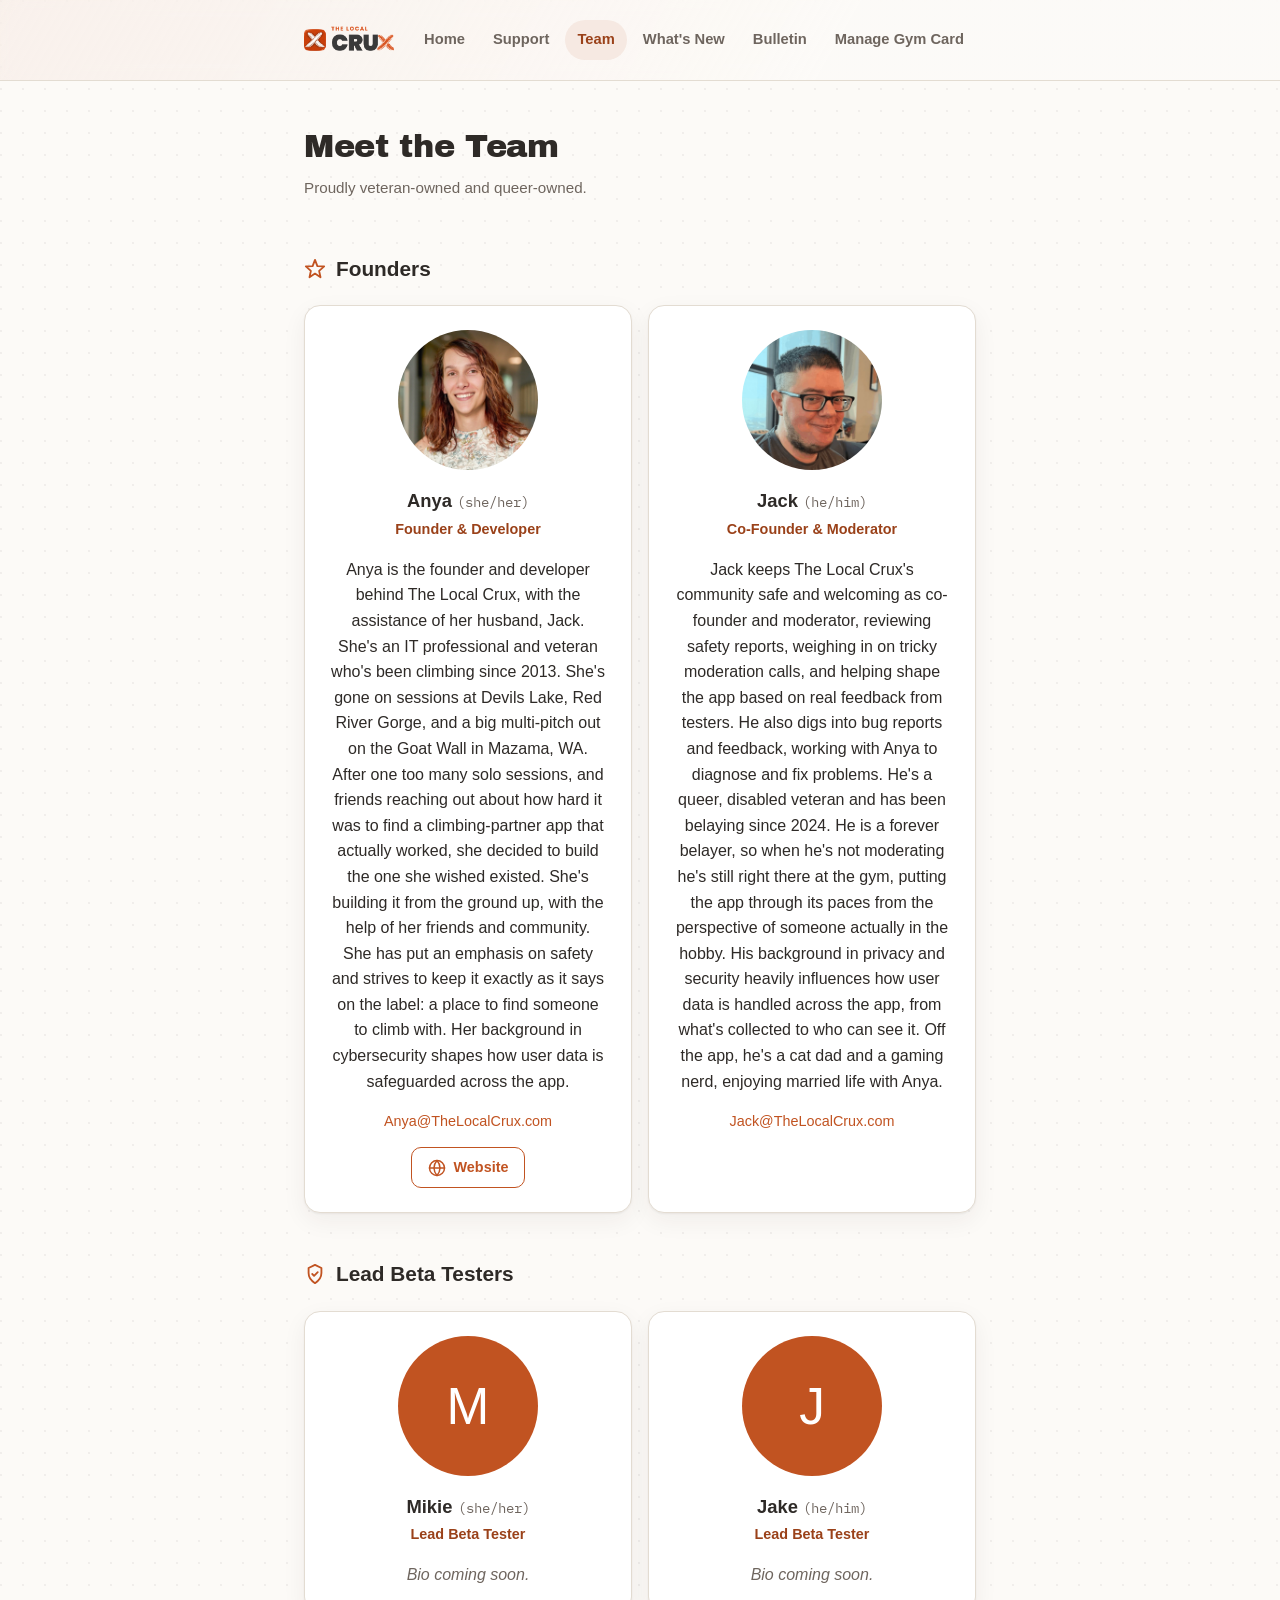
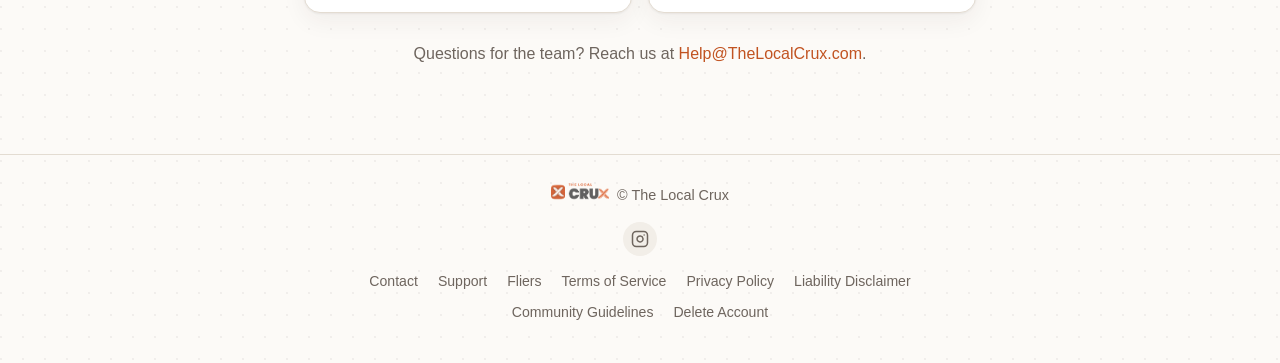
<file: team.html>
<!doctype html>
<html lang="en">
<head>
<meta charset="utf-8">
<meta name="viewport" content="width=device-width, initial-scale=1">
<title>The Local Crux: Meet the Team</title>
<meta name="description" content="The people building The Local Crux.">
<link rel="icon" type="image/png" sizes="32x32" href="assets/favicon-32.png">
<link rel="icon" type="image/png" sizes="16x16" href="assets/favicon-16.png">
<link rel="apple-touch-icon" sizes="180x180" href="assets/apple-touch-icon.png">
<link rel="preconnect" href="https://fonts.googleapis.com">
<link rel="preconnect" href="https://fonts.gstatic.com" crossorigin>
<link href="https://fonts.googleapis.com/css2?family=Archivo+Black&family=IBM+Plex+Mono:wght@400;500&display=swap" rel="stylesheet">
<link rel="stylesheet" href="assets/style.css?v=2">
<script defer src='https://static.cloudflareinsights.com/beacon.min.js' data-cf-beacon='{"token": "0640dd675be24d40ba9351e78dc34232"}'></script>
<script>
(function () {
  try {
    var params = new URLSearchParams(location.search);
    var src = params.get("src");
    if (!src) return;
    fetch("https://xioisuktsokyuupnobes.supabase.co/rest/v1/rpc/record_tagged_visit", {
      method: "POST",
      headers: {
        "Content-Type": "application/json",
        "apikey": "sb_publishable_szx3egTPABoU3xKzowV3KA_W9XIk4cz",
        "Authorization": "Bearer sb_publishable_szx3egTPABoU3xKzowV3KA_W9XIk4cz"
      },
      body: JSON.stringify({
        p_path: location.pathname,
        p_src: src,
        p_referrer: document.referrer || "",
        p_user_agent: navigator.userAgent || ""
      })
    }).catch(function () {});
    params.delete("src");
    var qs = params.toString();
    history.replaceState(null, "", location.pathname + (qs ? "?" + qs : "") + location.hash);
  } catch (e) {}
})();
</script>
</head>
<body>
  <header class="site">
    <div class="wrap">
      <a class="brand" href="/" aria-label="The Local Crux">
        <picture>
          <source srcset="assets/logo-dark.png" media="(prefers-color-scheme: dark)">
          <img src="assets/logo-light.png" alt="The Local Crux">
        </picture>
      </a>
      <nav>
        <a href="/">Home</a>
        <a href="support.html">Support</a>
        <a href="team.html" class="current">Team</a>
        <a href="whats-new.html">What's New</a>
        <a href="bulletin-submit.html">Bulletin</a>
        <a href="partner-login.html">Manage Gym Card</a>
      </nav>
    </div>
  </header>

  <main>
    <div class="wrap page-title">
      <h1>Meet the Team</h1>
      <p class="meta">Proudly veteran-owned and queer-owned.</p>
    </div>

    <div class="wrap">
      <h2>
        <svg width="22" height="22" viewBox="0 0 24 24" fill="none" stroke="currentColor" stroke-width="2" stroke-linecap="round" stroke-linejoin="round"><path d="M12 2l2.6 6.9L22 9.2l-5.5 4.8L18 21l-6-4-6 4 1.5-7-5.5-4.8 7.4-.3z"/></svg>
        Founders
      </h2>
      <div class="team-grid">
        <div class="card team-card">
          <img class="team-photo" src="assets/team-anya.jpg" alt="Anya">
          <strong>Anya <span class="team-pronouns">(she/her)</span></strong>
          <p class="team-title">Founder &amp; Developer</p>
          <p>Anya is the founder and developer behind The Local Crux, with the assistance of her husband, Jack. She's an IT professional and veteran who's been climbing since 2013. She's gone on sessions at Devils Lake, Red River Gorge, and a big multi-pitch out on the Goat Wall in Mazama, WA. After one too many solo sessions, and friends reaching out about how hard it was to find a climbing-partner app that actually worked, she decided to build the one she wished existed. She's building it from the ground up, with the help of her friends and community. She has put an emphasis on safety and strives to keep it exactly as it says on the label: a place to find someone to climb with. Her background in cybersecurity shapes how user data is safeguarded across the app.</p>
          <p class="team-email"><a href="mailto:Anya@TheLocalCrux.com">Anya@TheLocalCrux.com</a></p>
          <div class="team-links">
            <a class="btn secondary" href="https://networkjayjay.com" target="_blank" rel="noopener">
              <svg width="18" height="18" viewBox="0 0 24 24" fill="none" stroke="currentColor" stroke-width="2" stroke-linecap="round" stroke-linejoin="round"><circle cx="12" cy="12" r="10"/><line x1="2" y1="12" x2="22" y2="12"/><path d="M12 2a15.3 15.3 0 0 1 4 10 15.3 15.3 0 0 1-4 10 15.3 15.3 0 0 1-4-10 15.3 15.3 0 0 1 4-10z"/></svg>
              Website
            </a>
          </div>
        </div>
        <div class="card team-card">
          <img class="team-photo" src="assets/team-jack.jpg" alt="Jack">
          <strong>Jack <span class="team-pronouns">(he/him)</span></strong>
          <p class="team-title">Co-Founder &amp; Moderator</p>
          <p>Jack keeps The Local Crux's community safe and welcoming as co-founder and moderator, reviewing safety reports, weighing in on tricky moderation calls, and helping shape the app based on real feedback from testers. He also digs into bug reports and feedback, working with Anya to diagnose and fix problems. He's a queer, disabled veteran and has been belaying since 2024. He is a forever belayer, so when he's not moderating he's still right there at the gym, putting the app through its paces from the perspective of someone actually in the hobby. His background in privacy and security heavily influences how user data is handled across the app, from what's collected to who can see it. Off the app, he's a cat dad and a gaming nerd, enjoying married life with Anya.</p>
          <p class="team-email"><a href="mailto:Jack@TheLocalCrux.com">Jack@TheLocalCrux.com</a></p>
        </div>
      </div>

      <h2>
        <svg width="22" height="22" viewBox="0 0 24 24" fill="none" stroke="currentColor" stroke-width="2" stroke-linecap="round" stroke-linejoin="round"><path d="M12 2l7 3.5v5.5c0 5-3 8.5-7 11-4-2.5-7-6-7-11V5.5z"/><path d="M9 12l2 2 4-4"/></svg>
        Lead Beta Testers
      </h2>
      <div class="team-grid">
        <div class="card team-card">
          <img class="team-photo" src="assets/team-mikie-placeholder.svg" alt="Mikie">
          <strong>Mikie <span class="team-pronouns">(she/her)</span></strong>
          <p class="team-title">Lead Beta Tester</p>
          <p class="team-bio-pending">Bio coming soon.</p>
        </div>
        <div class="card team-card">
          <img class="team-photo" src="assets/team-jake-placeholder.svg" alt="Jake">
          <strong>Jake <span class="team-pronouns">(he/him)</span></strong>
          <p class="team-title">Lead Beta Tester</p>
          <p class="team-bio-pending">Bio coming soon.</p>
        </div>
      </div>

      <p class="team-contact">Questions for the team? Reach us at <a href="mailto:Help@TheLocalCrux.com">Help@TheLocalCrux.com</a>.</p>
    </div>
  </main>

  <footer class="site">
    <div class="wrap">
      <div class="brand">
        <picture>
          <source srcset="assets/logo-dark.png" media="(prefers-color-scheme: dark)">
          <img src="assets/logo-light.png" alt="">
        </picture>
        <span>© The Local Crux</span>
      </div>
      <div class="social-links">
        <a href="https://www.instagram.com/thelocalcrux/" target="_blank" rel="noopener" aria-label="Follow The Local Crux on Instagram">
          <svg width="18" height="18" viewBox="0 0 24 24" fill="none" stroke="currentColor" stroke-width="2" stroke-linecap="round" stroke-linejoin="round"><rect x="2" y="2" width="20" height="20" rx="5"/><path d="M16 11.37A4 4 0 1 1 12.63 8 4 4 0 0 1 16 11.37z"/><line x1="17.5" y1="6.5" x2="17.51" y2="6.5"/></svg>
        </a>
      </div>
      <nav>
        <a href="mailto:Help@TheLocalCrux.com">Contact</a>
        <a href="support.html">Support</a>
        <a href="fliers.html">Fliers</a>
        <a href="terms.html">Terms of Service</a>
        <a href="privacy.html">Privacy Policy</a>
        <a href="liability.html">Liability Disclaimer</a>
        <a href="guidelines.html">Community Guidelines</a>
        <a href="account-deletion.html">Delete Account</a>
      </nav>
    </div>
  </footer>

  <script data-name="BMC-Widget" data-cfasync="false" src="https://cdnjs.buymeacoffee.com/1.0.0/widget.prod.min.js" data-id="thelocalcrux" data-description="Support me on Buy me a coffee!" data-message="" data-color="#C15321" data-position="Right" data-x_margin="18" data-y_margin="18"></script>
</body>
</html>
</file>
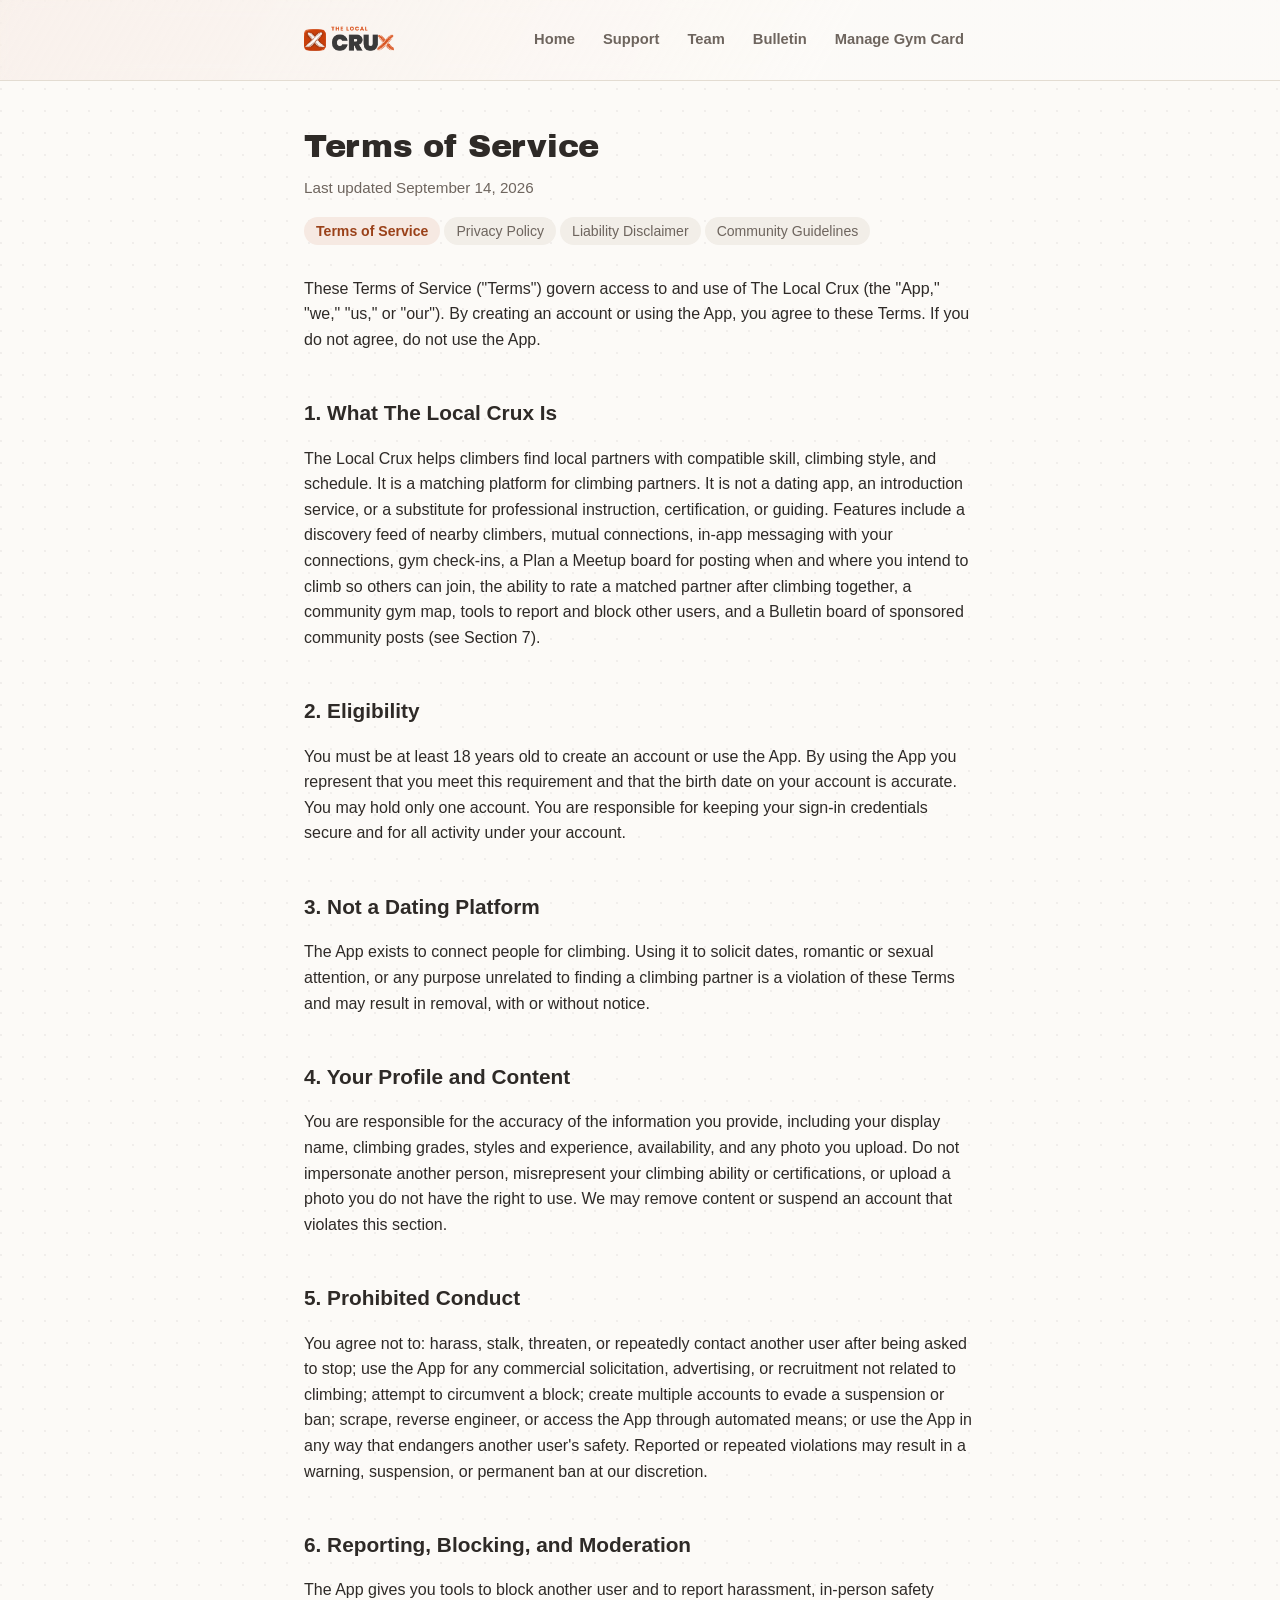
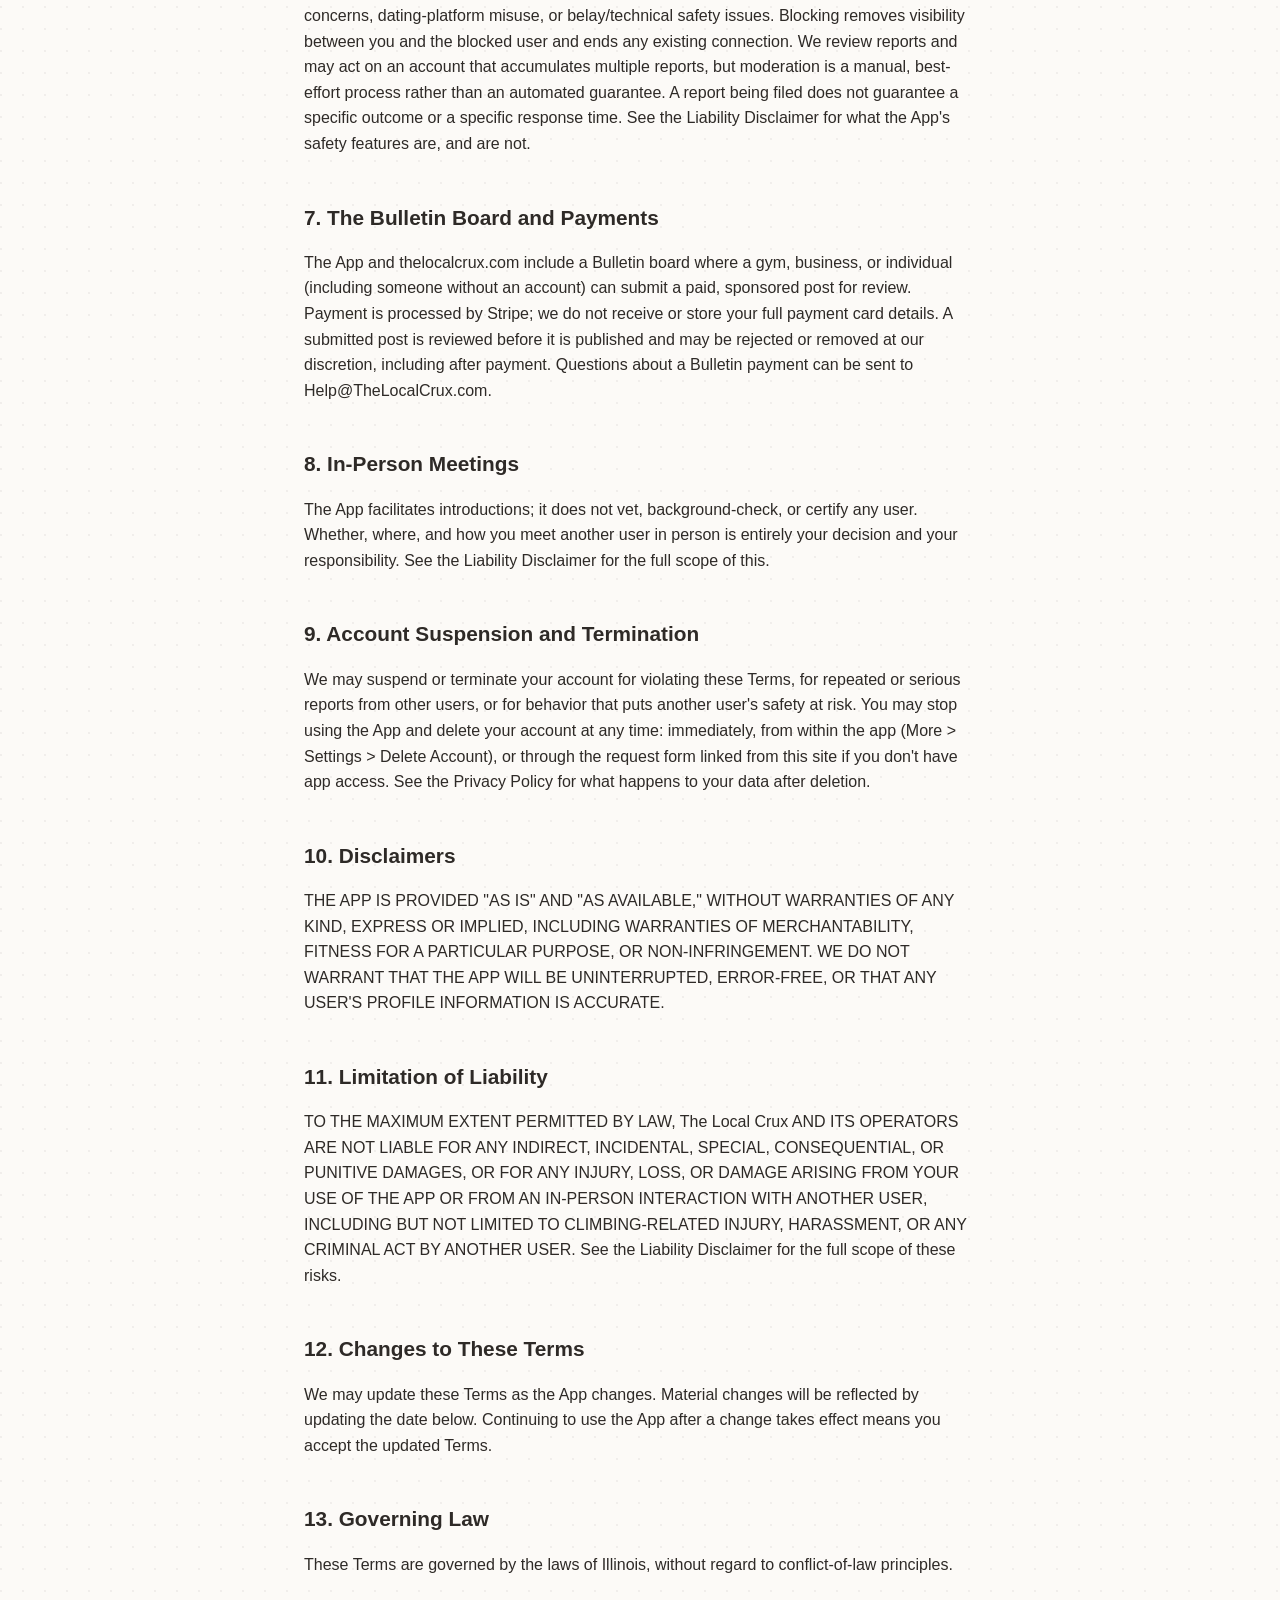
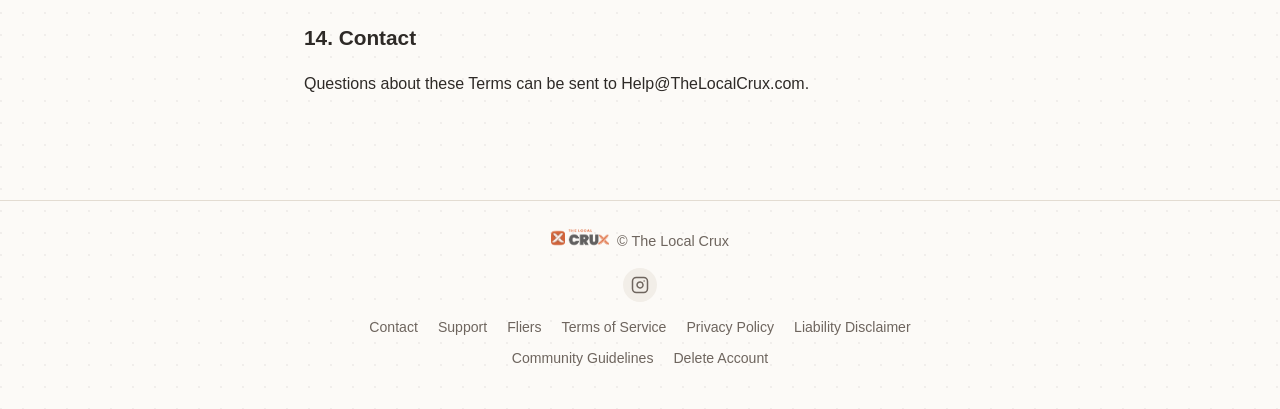
<file: terms.html>
<!doctype html>
<html lang="en">
<head>
<meta charset="utf-8">
<meta name="viewport" content="width=device-width, initial-scale=1">
<title>The Local Crux: Terms of Service</title>
<meta name="description" content="Terms of Service for The Local Crux.">
<link rel="icon" type="image/png" sizes="32x32" href="assets/favicon-32.png">
<link rel="icon" type="image/png" sizes="16x16" href="assets/favicon-16.png">
<link rel="apple-touch-icon" sizes="180x180" href="assets/apple-touch-icon.png">
<link rel="preconnect" href="https://fonts.googleapis.com">
<link rel="preconnect" href="https://fonts.gstatic.com" crossorigin>
<link href="https://fonts.googleapis.com/css2?family=Archivo+Black&display=swap" rel="stylesheet">
<link rel="stylesheet" href="assets/style.css?v=2">
<script defer src='https://static.cloudflareinsights.com/beacon.min.js' data-cf-beacon='{"token": "0640dd675be24d40ba9351e78dc34232"}'></script>
<script>
(function () {
  try {
    var params = new URLSearchParams(location.search);
    var src = params.get("src");
    if (!src) return;
    fetch("https://xioisuktsokyuupnobes.supabase.co/rest/v1/rpc/record_tagged_visit", {
      method: "POST",
      headers: {
        "Content-Type": "application/json",
        "apikey": "sb_publishable_szx3egTPABoU3xKzowV3KA_W9XIk4cz",
        "Authorization": "Bearer sb_publishable_szx3egTPABoU3xKzowV3KA_W9XIk4cz"
      },
      body: JSON.stringify({
        p_path: location.pathname,
        p_src: src,
        p_referrer: document.referrer || "",
        p_user_agent: navigator.userAgent || ""
      })
    }).catch(function () {});
    params.delete("src");
    var qs = params.toString();
    history.replaceState(null, "", location.pathname + (qs ? "?" + qs : "") + location.hash);
  } catch (e) {}
})();
</script>
</head>
<body>
  <header class="site">
    <div class="wrap">
      <a class="brand" href="/" aria-label="The Local Crux">
        <picture>
          <source srcset="assets/logo-dark.png" media="(prefers-color-scheme: dark)">
          <img src="assets/logo-light.png" alt="The Local Crux">
        </picture>
      </a>
      <nav>
        <a href="/">Home</a>
        <a href="support.html">Support</a>
        <a href="team.html">Team</a>
        <a href="bulletin-submit.html">Bulletin</a>
        <a href="partner-login.html">Manage Gym Card</a>
      </nav>
    </div>
  </header>

  <main>
    <div class="wrap page-title">
      <h1>Terms of Service</h1>
      <p class="meta">Last updated September 14, 2026</p>
      <ul class="doc-nav">
        <li><strong>Terms of Service</strong></li>
        <li><a href="privacy.html">Privacy Policy</a></li>
        <li><a href="liability.html">Liability Disclaimer</a></li>
        <li><a href="guidelines.html">Community Guidelines</a></li>
      </ul>
    </div>

    <div class="wrap legal-body">
      <p>These Terms of Service (&quot;Terms&quot;) govern access to and use of The Local Crux (the &quot;App,&quot; &quot;we,&quot; &quot;us,&quot; or &quot;our&quot;). By creating an account or using the App, you agree to these Terms. If you do not agree, do not use the App.</p>

      <h2>1. What The Local Crux Is</h2>
      <p>The Local Crux helps climbers find local partners with compatible skill, climbing style, and schedule. It is a matching platform for climbing partners. It is not a dating app, an introduction service, or a substitute for professional instruction, certification, or guiding. Features include a discovery feed of nearby climbers, mutual connections, in-app messaging with your connections, gym check-ins, a Plan a Meetup board for posting when and where you intend to climb so others can join, the ability to rate a matched partner after climbing together, a community gym map, tools to report and block other users, and a Bulletin board of sponsored community posts (see Section 7).</p>

      <h2>2. Eligibility</h2>
      <p>You must be at least 18 years old to create an account or use the App. By using the App you represent that you meet this requirement and that the birth date on your account is accurate. You may hold only one account. You are responsible for keeping your sign-in credentials secure and for all activity under your account.</p>

      <h2>3. Not a Dating Platform</h2>
      <p>The App exists to connect people for climbing. Using it to solicit dates, romantic or sexual attention, or any purpose unrelated to finding a climbing partner is a violation of these Terms and may result in removal, with or without notice.</p>

      <h2>4. Your Profile and Content</h2>
      <p>You are responsible for the accuracy of the information you provide, including your display name, climbing grades, styles and experience, availability, and any photo you upload. Do not impersonate another person, misrepresent your climbing ability or certifications, or upload a photo you do not have the right to use. We may remove content or suspend an account that violates this section.</p>

      <h2>5. Prohibited Conduct</h2>
      <p>You agree not to: harass, stalk, threaten, or repeatedly contact another user after being asked to stop; use the App for any commercial solicitation, advertising, or recruitment not related to climbing; attempt to circumvent a block; create multiple accounts to evade a suspension or ban; scrape, reverse engineer, or access the App through automated means; or use the App in any way that endangers another user&#x27;s safety. Reported or repeated violations may result in a warning, suspension, or permanent ban at our discretion.</p>

      <h2>6. Reporting, Blocking, and Moderation</h2>
      <p>The App gives you tools to block another user and to report harassment, in-person safety concerns, dating-platform misuse, or belay/technical safety issues. Blocking removes visibility between you and the blocked user and ends any existing connection. We review reports and may act on an account that accumulates multiple reports, but moderation is a manual, best-effort process rather than an automated guarantee. A report being filed does not guarantee a specific outcome or a specific response time. See the Liability Disclaimer for what the App&#x27;s safety features are, and are not.</p>

      <h2>7. The Bulletin Board and Payments</h2>
      <p>The App and thelocalcrux.com include a Bulletin board where a gym, business, or individual (including someone without an account) can submit a paid, sponsored post for review. Payment is processed by Stripe; we do not receive or store your full payment card details. A submitted post is reviewed before it is published and may be rejected or removed at our discretion, including after payment. Questions about a Bulletin payment can be sent to Help@TheLocalCrux.com.</p>

      <h2>8. In-Person Meetings</h2>
      <p>The App facilitates introductions; it does not vet, background-check, or certify any user. Whether, where, and how you meet another user in person is entirely your decision and your responsibility. See the Liability Disclaimer for the full scope of this.</p>

      <h2>9. Account Suspension and Termination</h2>
      <p>We may suspend or terminate your account for violating these Terms, for repeated or serious reports from other users, or for behavior that puts another user&#x27;s safety at risk. You may stop using the App and delete your account at any time: immediately, from within the app (More &gt; Settings &gt; Delete Account), or through the request form linked from this site if you don&#x27;t have app access. See the Privacy Policy for what happens to your data after deletion.</p>

      <h2>10. Disclaimers</h2>
      <p>THE APP IS PROVIDED &quot;AS IS&quot; AND &quot;AS AVAILABLE,&quot; WITHOUT WARRANTIES OF ANY KIND, EXPRESS OR IMPLIED, INCLUDING WARRANTIES OF MERCHANTABILITY, FITNESS FOR A PARTICULAR PURPOSE, OR NON-INFRINGEMENT. WE DO NOT WARRANT THAT THE APP WILL BE UNINTERRUPTED, ERROR-FREE, OR THAT ANY USER&#x27;S PROFILE INFORMATION IS ACCURATE.</p>

      <h2>11. Limitation of Liability</h2>
      <p>TO THE MAXIMUM EXTENT PERMITTED BY LAW, The Local Crux AND ITS OPERATORS ARE NOT LIABLE FOR ANY INDIRECT, INCIDENTAL, SPECIAL, CONSEQUENTIAL, OR PUNITIVE DAMAGES, OR FOR ANY INJURY, LOSS, OR DAMAGE ARISING FROM YOUR USE OF THE APP OR FROM AN IN-PERSON INTERACTION WITH ANOTHER USER, INCLUDING BUT NOT LIMITED TO CLIMBING-RELATED INJURY, HARASSMENT, OR ANY CRIMINAL ACT BY ANOTHER USER. See the Liability Disclaimer for the full scope of these risks.</p>

      <h2>12. Changes to These Terms</h2>
      <p>We may update these Terms as the App changes. Material changes will be reflected by updating the date below. Continuing to use the App after a change takes effect means you accept the updated Terms.</p>

      <h2>13. Governing Law</h2>
      <p>These Terms are governed by the laws of Illinois, without regard to conflict-of-law principles.</p>

      <h2>14. Contact</h2>
      <p>Questions about these Terms can be sent to Help@TheLocalCrux.com.</p>
    </div>
  </main>

  <footer class="site">
    <div class="wrap">
      <div class="brand">
        <picture>
          <source srcset="assets/logo-dark.png" media="(prefers-color-scheme: dark)">
          <img src="assets/logo-light.png" alt="">
        </picture>
        <span>© The Local Crux</span>
      </div>
      <div class="social-links">
        <a href="https://www.instagram.com/thelocalcrux/" target="_blank" rel="noopener" aria-label="Follow The Local Crux on Instagram">
          <svg width="18" height="18" viewBox="0 0 24 24" fill="none" stroke="currentColor" stroke-width="2" stroke-linecap="round" stroke-linejoin="round"><rect x="2" y="2" width="20" height="20" rx="5"/><path d="M16 11.37A4 4 0 1 1 12.63 8 4 4 0 0 1 16 11.37z"/><line x1="17.5" y1="6.5" x2="17.51" y2="6.5"/></svg>
        </a>
      </div>
      <nav>
        <a href="mailto:Help@TheLocalCrux.com">Contact</a>
        <a href="support.html">Support</a>
        <a href="fliers.html">Fliers</a>
        <a href="terms.html">Terms of Service</a>
        <a href="privacy.html">Privacy Policy</a>
        <a href="liability.html">Liability Disclaimer</a>
        <a href="guidelines.html">Community Guidelines</a>
        <a href="account-deletion.html">Delete Account</a>
      </nav>
    </div>
  </footer>

  <script data-name="BMC-Widget" data-cfasync="false" src="https://cdnjs.buymeacoffee.com/1.0.0/widget.prod.min.js" data-id="thelocalcrux" data-description="Support me on Buy me a coffee!" data-message="" data-color="#C15321" data-position="Right" data-x_margin="18" data-y_margin="18"></script>
</body>
</html>
</file>
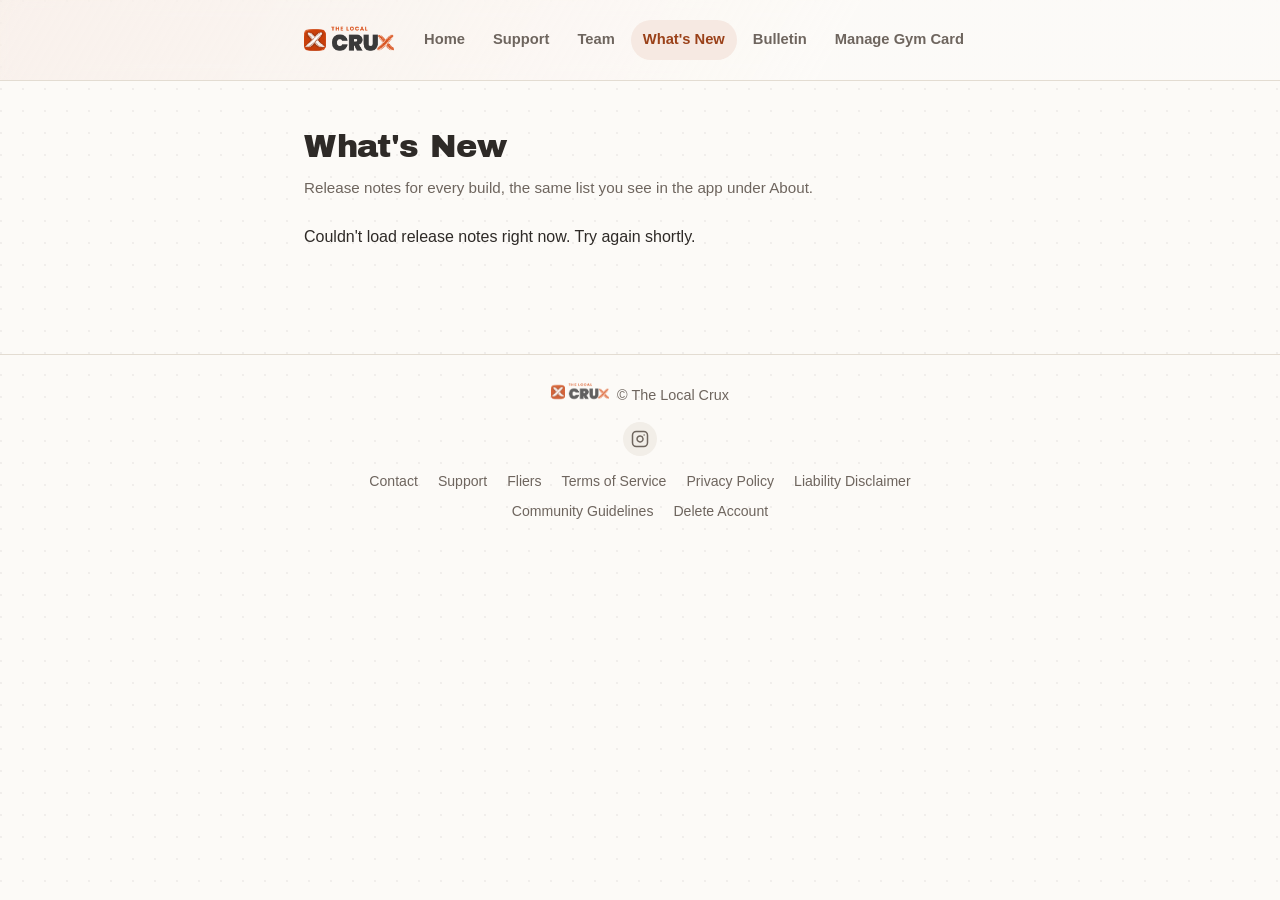
<file: whats-new.html>
<!doctype html>
<html lang="en">
<head>
<meta charset="utf-8">
<meta name="viewport" content="width=device-width, initial-scale=1">
<title>The Local Crux: What's New</title>
<meta name="description" content="What's new in The Local Crux: release notes for every build.">
<link rel="icon" type="image/png" sizes="32x32" href="assets/favicon-32.png">
<link rel="icon" type="image/png" sizes="16x16" href="assets/favicon-16.png">
<link rel="apple-touch-icon" sizes="180x180" href="assets/apple-touch-icon.png">
<link rel="preconnect" href="https://fonts.googleapis.com">
<link rel="preconnect" href="https://fonts.gstatic.com" crossorigin>
<link href="https://fonts.googleapis.com/css2?family=Archivo+Black&family=IBM+Plex+Mono:wght@500;600&display=swap" rel="stylesheet">
<link rel="stylesheet" href="assets/style.css?v=2">
<script defer src='https://static.cloudflareinsights.com/beacon.min.js' data-cf-beacon='{"token": "0640dd675be24d40ba9351e78dc34232"}'></script>
<script>
(function () {
  try {
    var params = new URLSearchParams(location.search);
    var src = params.get("src");
    if (!src) return;
    fetch("https://xioisuktsokyuupnobes.supabase.co/rest/v1/rpc/record_tagged_visit", {
      method: "POST",
      headers: {
        "Content-Type": "application/json",
        "apikey": "sb_publishable_szx3egTPABoU3xKzowV3KA_W9XIk4cz",
        "Authorization": "Bearer sb_publishable_szx3egTPABoU3xKzowV3KA_W9XIk4cz"
      },
      body: JSON.stringify({
        p_path: location.pathname,
        p_src: src,
        p_referrer: document.referrer || "",
        p_user_agent: navigator.userAgent || ""
      })
    }).catch(function () {});
    params.delete("src");
    var qs = params.toString();
    history.replaceState(null, "", location.pathname + (qs ? "?" + qs : "") + location.hash);
  } catch (e) {}
})();
</script>
</head>
<body>
  <header class="site">
    <div class="wrap">
      <a class="brand" href="/" aria-label="The Local Crux">
        <picture>
          <source srcset="assets/logo-dark.png" media="(prefers-color-scheme: dark)">
          <img src="assets/logo-light.png" alt="The Local Crux">
        </picture>
      </a>
      <nav>
        <a href="/">Home</a>
        <a href="support.html">Support</a>
        <a href="team.html">Team</a>
        <a href="whats-new.html" class="current">What's New</a>
        <a href="bulletin-submit.html">Bulletin</a>
        <a href="partner-login.html">Manage Gym Card</a>
      </nav>
    </div>
  </header>

  <main>
    <div class="wrap page-title">
      <h1>What's New</h1>
      <p class="meta">Release notes for every build, the same list you see in the app under About.</p>
    </div>

    <div class="wrap" id="notes-wrap">
      <p class="meta" id="notes-status">Loading…</p>
    </div>
  </main>

  <footer class="site">
    <div class="wrap">
      <div class="brand">
        <picture>
          <source srcset="assets/logo-dark.png" media="(prefers-color-scheme: dark)">
          <img src="assets/logo-light.png" alt="">
        </picture>
        <span>© The Local Crux</span>
      </div>
      <div class="social-links">
        <a href="https://www.instagram.com/thelocalcrux/" target="_blank" rel="noopener" aria-label="Follow The Local Crux on Instagram">
          <svg width="18" height="18" viewBox="0 0 24 24" fill="none" stroke="currentColor" stroke-width="2" stroke-linecap="round" stroke-linejoin="round"><rect x="2" y="2" width="20" height="20" rx="5"/><path d="M16 11.37A4 4 0 1 1 12.63 8 4 4 0 0 1 16 11.37z"/><line x1="17.5" y1="6.5" x2="17.51" y2="6.5"/></svg>
        </a>
      </div>
      <nav>
        <a href="mailto:Help@TheLocalCrux.com">Contact</a>
        <a href="support.html">Support</a>
        <a href="fliers.html">Fliers</a>
        <a href="terms.html">Terms of Service</a>
        <a href="privacy.html">Privacy Policy</a>
        <a href="liability.html">Liability Disclaimer</a>
        <a href="guidelines.html">Community Guidelines</a>
        <a href="account-deletion.html">Delete Account</a>
      </nav>
    </div>
  </footer>

  <script>
    const SUPABASE_URL = "https://xioisuktsokyuupnobes.supabase.co";
    const SUPABASE_PUBLISHABLE_KEY = "sb_publishable_szx3egTPABoU3xKzowV3KA_W9XIk4cz";
    const notesWrap = document.getElementById("notes-wrap");
    const statusEl = document.getElementById("notes-status");

    function escapeHtml(text) {
      const div = document.createElement("div");
      div.textContent = text;
      return div.innerHTML;
    }

    function formatDate(iso) {
      const date = new Date(iso);
      return date.toLocaleDateString(undefined, { year: "numeric", month: "long", day: "numeric" });
    }

    // Same shape scripts/notify_testers.py builds its email from, and
    // lib/screens/release_notes_screen.dart parses in-app: a paragraph
    // (blocks separated by a blank line) with no "- " line is a plain
    // sentence; one whose first line has no "- " but later lines do is a
    // header followed by bullets; one where every line starts with "- "
    // is bare bullets with no header.
    function renderNotesHtml(notes) {
      const paragraphs = notes.split("\n\n").map((p) => p.trim()).filter(Boolean);
      return paragraphs.map((paragraph) => {
        const lines = paragraph.split("\n");
        const hasBullets = lines.some((l) => l.trim().startsWith("- "));
        if (!hasBullets) {
          return `<p>${escapeHtml(paragraph)}</p>`;
        }
        const firstIsHeader = !lines[0].trim().startsWith("- ");
        const headerHtml = firstIsHeader ? `<h3>${escapeHtml(lines[0])}</h3>` : "";
        const bulletLines = firstIsHeader ? lines.slice(1) : lines;
        const itemsHtml = bulletLines
          .map((l) => l.trim())
          .filter((l) => l.startsWith("- "))
          .map((l) => `<li>${escapeHtml(l.slice(2))}</li>`)
          .join("");
        return `${headerHtml}<ul>${itemsHtml}</ul>`;
      }).join("");
    }

    fetch(SUPABASE_URL + "/rest/v1/release_notes?select=build,version,notes,published_at&order=build.desc", {
      headers: {
        apikey: SUPABASE_PUBLISHABLE_KEY,
        Authorization: "Bearer " + SUPABASE_PUBLISHABLE_KEY,
      },
    })
      .then((response) => (response.ok ? response.json() : Promise.reject(response.status)))
      .then((rows) => {
        if (!Array.isArray(rows) || rows.length === 0) {
          statusEl.textContent = "No release notes yet.";
          return;
        }
        statusEl.remove();
        for (const row of rows) {
          const card = document.createElement("div");
          card.className = "card";
          card.innerHTML =
            `<span class="build-tag">${escapeHtml(row.version)} (${escapeHtml(String(row.build))})</span>` +
            `<p class="meta" style="margin-top: 8px;">${formatDate(row.published_at)}</p>` +
            renderNotesHtml(row.notes);
          notesWrap.appendChild(card);
        }
      })
      .catch(() => {
        statusEl.textContent = "Couldn't load release notes right now. Try again shortly.";
      });
  </script>

  <script data-name="BMC-Widget" data-cfasync="false" src="https://cdnjs.buymeacoffee.com/1.0.0/widget.prod.min.js" data-id="thelocalcrux" data-description="Support me on Buy me a coffee!" data-message="" data-color="#C15321" data-position="Right" data-x_margin="18" data-y_margin="18"></script>
</body>
</html>
</file>
<file: assets/style.css>
/* The Local Crux — shared site styling.
   Tokens mirror the app's own CruxColors (lib/theme.dart) exactly, light
   and dark, so the website and the app read as the same product. */

:root {
  --crux-orange: #c15321;
  --crux-orange-pressed: #9a4119;
  --crux-orange-wash: #f6e9e2;
  --crux-charcoal: #2e2a27;
  --crux-slate: #6e655e;
  --crux-ivory: #fcfaf7;
  --crux-stone: #f2eee8;
  --crux-sand: #e3dcd2;
  --crux-danger: #b3261e;

  --bg: var(--crux-ivory);
  --bg-card: #ffffff;
  --text: var(--crux-charcoal);
  --text-muted: var(--crux-slate);
  --accent: var(--crux-orange);
  --accent-pressed: var(--crux-orange-pressed);
  --accent-wash: var(--crux-orange-wash);
  --border: var(--crux-sand);
  --shadow: 0 1px 2px rgba(46, 42, 39, 0.06), 0 8px 24px rgba(46, 42, 39, 0.06);

  /* Grades (5.10a, V4) are set in a distinct face at every gym and
     guidebook — borrowed here for anything that's a version/build/date
     tag rather than prose, so it reads as data, not a heading. */
  --font-mono: "IBM Plex Mono", ui-monospace, SFMono-Regular, Menlo, Consolas, monospace;
}

@media (prefers-color-scheme: dark) {
  :root {
    --crux-orange: #d97757;
    --crux-orange-pressed: #f0a87e;
    --crux-orange-wash: #3d2a20;
    --crux-charcoal: #f2eee8;
    --crux-slate: #a79c92;
    --crux-ivory: #1c1917;
    --crux-stone: #352e28;
    --crux-sand: #453d36;

    --bg: var(--crux-ivory);
    --bg-card: #221f1c;
    --text: var(--crux-charcoal);
    --text-muted: var(--crux-slate);
    --accent: var(--crux-orange);
    --accent-pressed: var(--crux-orange-pressed);
    --accent-wash: var(--crux-orange-wash);
    --border: var(--crux-sand);
    --shadow: 0 1px 2px rgba(0, 0, 0, 0.3), 0 8px 24px rgba(0, 0, 0, 0.35);
  }
}

* { box-sizing: border-box; }

html { color-scheme: light dark; }

body {
  margin: 0;
  font-family: -apple-system, BlinkMacSystemFont, "Segoe UI", Roboto, Helvetica, Arial, sans-serif;
  color: var(--text);
  background: var(--bg);
  /* A faint chalk-dust grain over the page background — texture, not a
     photo, so it stays fast and never looks like generic stock art. */
  background-image:
    radial-gradient(circle at 1px 1px, rgba(110, 101, 94, 0.08) 1px, transparent 0);
  background-size: 22px 22px;
  line-height: 1.6;
  -webkit-font-smoothing: antialiased;
}

a { color: var(--accent); text-decoration: none; }
a:hover { text-decoration: underline; }

.wrap {
  max-width: 720px;
  margin: 0 auto;
  padding: 0 24px;
}

/* ---------------------------------------------------------------------
   Header
--------------------------------------------------------------------- */

header.site {
  position: sticky;
  top: 0;
  z-index: 20;
  border-bottom: 1px solid var(--border);
  /* A soft warm-to-neutral wash, not a full accent gradient -- the header
     still needs to read as chrome, not another content card. Translucent
     (color-mix against transparent) so the backdrop blur actually shows
     through scrolled content underneath, rather than sitting on solid. */
  background: linear-gradient(
    120deg,
    color-mix(in srgb, var(--accent-wash) 55%, transparent),
    color-mix(in srgb, var(--bg) 92%, transparent) 65%
  );
  backdrop-filter: blur(10px);
  -webkit-backdrop-filter: blur(10px);
}

header.site .wrap {
  display: flex;
  align-items: center;
  justify-content: space-between;
  padding-top: 20px;
  padding-bottom: 20px;
  gap: 16px;
  flex-wrap: wrap;
}

header.site .brand {
  display: flex;
  align-items: center;
  gap: 10px;
  /* Flex items default to min-width: auto, which refuses to shrink below
     content size and defeats the row's own flex-wrap — on a narrow phone
     this silently widened the whole page instead of wrapping the nav. */
  min-width: 0;
}

header.site .brand img {
  height: 28px;
  width: auto;
  display: block;
}

header.site nav {
  display: flex;
  gap: 4px;
  flex-wrap: wrap;
  min-width: 0;
}

header.site nav a {
  color: var(--text-muted);
  font-size: 0.92em;
  font-weight: 600;
  padding: 8px 12px;
  border-radius: 999px;
  text-decoration: none;
  transition: background-color 0.15s ease, color 0.15s ease;
}

header.site nav a:hover {
  background: var(--accent-wash);
  color: var(--accent-pressed);
}

header.site nav a.current {
  background: var(--accent-wash);
  color: var(--accent-pressed);
}

/* ---------------------------------------------------------------------
   Hero (index.html only)
--------------------------------------------------------------------- */

.hero {
  position: relative;
  /* Longhand on purpose: this element is always .hero.wrap together, and
     a padding shorthand here would silently zero .wrap's left/right
     padding (a 3-value shorthand's implied left = its right = 0) --
     real bug, caught testing at a phone width, edge-to-edge text. */
  padding-top: 56px;
  padding-bottom: 8px;
  text-align: center;
  overflow: hidden;
}

/* The signature: a dashed beta line with two marked holds, the way a
   climber marks a route on a topo photo — behind the headline rather
   than illustrating anything literally. Static, not animated: the
   line itself is the moment, it doesn't need to move too. */
/* A soft glow, not a spotlight -- centered behind the mark/headline,
   the same accent used everywhere else rather than a new color. */
.hero::before {
  content: "";
  position: absolute;
  top: -80px;
  left: 50%;
  transform: translateX(-50%);
  width: 520px;
  height: 420px;
  background: radial-gradient(circle, var(--accent) 0%, transparent 68%);
  opacity: 0.14;
  z-index: 0;
  pointer-events: none;
}

@media (prefers-color-scheme: dark) {
  .hero::before { opacity: 0.22; }
}

.hero .route-line {
  position: absolute;
  top: -10px;
  left: 50%;
  transform: translateX(-50%);
  width: min(640px, 160%);
  height: auto;
  opacity: 0.55;
  z-index: 0;
  pointer-events: none;
}

@media (prefers-color-scheme: dark) {
  .hero .route-line { opacity: 0.4; }
}

.hero .eyebrow {
  position: relative;
  z-index: 1;
  display: inline-block;
  font-size: 0.78em;
  font-weight: 700;
  letter-spacing: 0.14em;
  text-transform: uppercase;
  color: var(--accent-pressed);
  margin: 0 0 14px;
}

.hero img.mark,
.hero h1,
.hero .tagline {
  position: relative;
  z-index: 1;
}

.hero h1 .accent { color: var(--accent); }

.hero img.mark {
  width: 88px;
  height: 88px;
  border-radius: 22px;
  box-shadow: var(--shadow);
  margin-bottom: 24px;
}

.hero h1 {
  font-family: "Archivo Black", -apple-system, BlinkMacSystemFont, sans-serif;
  font-weight: 400;
  font-size: clamp(2rem, 5vw, 2.8rem);
  letter-spacing: -0.01em;
  margin: 0 0 12px;
  color: var(--text);
}

.hero .tagline {
  font-size: 1.15em;
  color: var(--text-muted);
  max-width: 480px;
  margin: 0 auto;
}

.download-stack {
  display: flex;
  flex-direction: column;
  gap: 14px;
  margin-top: 32px;
}

.download-card {
  margin: 0;
  padding: 18px 22px;
}

.download-card-actions {
  display: flex;
  gap: 10px;
  flex: none;
}

/* Both cards: instructions on top, then the button(s), then (Android only)
   the disclaimer below that — a plain vertical stack of direct children,
   uniform between the two cards. */
.download-card-stacked strong { display: block; margin-bottom: 4px; }
.download-card-stacked > p { margin: 0 0 14px; }
.download-card-stacked .btn { display: inline-flex; }
.download-card-stacked .download-card-actions { margin-bottom: 12px; }
.download-card-stacked .download-note { margin-top: 0; }
.download-card-stacked .btn + .download-note { margin-top: 14px; }

@media (max-width: 640px) {
  .download-card-actions {
    flex-direction: column;
    align-items: stretch;
    width: 100%;
  }
}

.download-note {
  color: var(--text-muted);
  font-size: 0.85em;
  margin: 12px 0 0;
}

/* ---------------------------------------------------------------------
   Page header (legal / form pages — no hero, just a title block)
--------------------------------------------------------------------- */

.page-title {
  /* Longhand — see .hero's comment above, same collision with .wrap. */
  padding-top: 40px;
  padding-bottom: 8px;
}

.page-title h1 {
  font-family: "Archivo Black", -apple-system, BlinkMacSystemFont, sans-serif;
  font-weight: 400;
  font-size: 2rem;
  letter-spacing: -0.01em;
  margin: 0 0 4px;
  color: var(--text);
}

.page-title .meta {
  color: var(--text-muted);
  margin: 0;
  font-size: 0.95em;
}

/* ---------------------------------------------------------------------
   Content sections
--------------------------------------------------------------------- */

main { padding-bottom: 32px; }

h2 {
  font-size: 1.3em;
  margin-top: 44px;
  margin-bottom: 12px;
  display: flex;
  align-items: center;
  gap: 10px;
}

h2 svg { flex: none; color: var(--accent); }

.card {
  background: var(--bg-card);
  border: 1px solid var(--border);
  border-radius: 16px;
  padding: 24px 26px;
  margin: 20px 0;
  box-shadow: var(--shadow);
}

.card strong {
  display: block;
  font-size: 1.05em;
  margin-bottom: 6px;
}

/* A version/build tag styled like a grade badge — whats-new.html. */
.build-tag {
  display: inline-block;
  font-family: var(--font-mono);
  font-size: 0.85em;
  font-weight: 600;
  letter-spacing: 0.02em;
  color: var(--accent-pressed);
  background: var(--accent-wash);
  padding: 3px 10px;
  border-radius: 6px;
}

.card p:last-child { margin-bottom: 0; }

.card-grid {
  display: grid;
  grid-template-columns: 1fr;
  gap: 16px;
  margin: 20px 0;
}

@media (min-width: 620px) {
  .card-grid { grid-template-columns: 1fr 1fr; }
}

.card-grid .card { margin: 0; }

.icon-badge {
  display: inline-flex;
  align-items: center;
  justify-content: center;
  width: 40px;
  height: 40px;
  border-radius: 12px;
  background: var(--accent-wash);
  color: var(--accent-pressed);
  margin-bottom: 12px;
}

/* ---------------------------------------------------------------------
   Meet the Team (team.html)
--------------------------------------------------------------------- */

.team-grid {
  display: grid;
  grid-template-columns: 1fr;
  gap: 16px;
  margin: 20px 0;
}

@media (min-width: 620px) {
  .team-grid { grid-template-columns: 1fr 1fr; }
}

.team-card {
  margin: 0;
  text-align: center;
}

.team-photo {
  width: 140px;
  height: 140px;
  border-radius: 50%;
  object-fit: cover;
  margin: 0 auto 16px;
  display: block;
}

.team-card strong { font-size: 1.15em; margin-bottom: 2px; }

.team-pronouns {
  font-family: var(--font-mono);
  font-weight: 400;
  font-size: 0.75em;
  color: var(--text-muted);
}

.team-title {
  color: var(--accent-pressed);
  font-weight: 600;
  font-size: 0.9em;
  margin: 0 0 12px;
}

.team-email {
  font-size: 0.9em;
  margin: 14px 0 0;
}

.team-links {
  display: flex;
  justify-content: center;
  flex-wrap: wrap;
  gap: 10px;
  margin-top: 14px;
}

.team-links .btn {
  padding: 8px 16px;
  font-size: 0.9em;
}

.team-contact {
  text-align: center;
  color: var(--text-muted);
  margin: 28px 0 0;
}

.team-bio-pending {
  color: var(--text-muted);
  font-style: italic;
}

/* ---------------------------------------------------------------------
   Buttons
--------------------------------------------------------------------- */

.btn {
  display: inline-flex;
  align-items: center;
  gap: 8px;
  background: var(--accent);
  color: #fff;
  border: none;
  border-radius: 10px;
  padding: 12px 22px;
  font-size: 1em;
  font-weight: 600;
  cursor: pointer;
  text-decoration: none;
  transition: background-color 0.15s ease, transform 0.1s ease;
}

.btn:hover { background: var(--accent-pressed); text-decoration: none; }
.btn:active { transform: scale(0.98); }
.btn:disabled { opacity: 0.6; cursor: default; }

.btn.secondary {
  background: transparent;
  color: var(--accent);
  border: 1.5px solid var(--accent);
}

.btn.secondary:hover { background: var(--accent-wash); }

/* Step-number badges on the Android download card's two buttons (#367) --
   currentColor so it reads correctly whether the button it's inside is
   filled (white currentColor) or hollow (accent-colored currentColor),
   no separate light/dark handling needed. */
.step-number {
  display: inline-flex;
  align-items: center;
  justify-content: center;
  width: 20px;
  height: 20px;
  border-radius: 999px;
  border: 1.5px solid currentColor;
  font-size: 0.75em;
  font-weight: 700;
  flex: none;
}

/* ---------------------------------------------------------------------
   Doc nav (legal pages' Terms · Privacy · Liability · Guidelines strip)
--------------------------------------------------------------------- */

.doc-nav {
  display: flex;
  flex-wrap: wrap;
  gap: 6px 4px;
  margin: 18px 0 8px;
  padding: 0;
  list-style: none;
}

.doc-nav a, .doc-nav strong {
  font-size: 0.88em;
  padding: 6px 12px;
  border-radius: 999px;
  text-decoration: none;
}

.doc-nav a {
  color: var(--text-muted);
  background: var(--crux-stone);
}

.doc-nav a:hover { background: var(--accent-wash); color: var(--accent-pressed); }

.doc-nav strong {
  color: var(--accent-pressed);
  background: var(--accent-wash);
  font-weight: 700;
}

/* ---------------------------------------------------------------------
   Form (bulletin-submit.html)
--------------------------------------------------------------------- */

form label {
  display: block;
  font-weight: 600;
  margin: 20px 0 6px;
  font-size: 0.95em;
}

form label .optional { font-weight: 400; color: var(--text-muted); }

input[type="text"], input[type="email"], input[type="url"], input[type="number"],
input[type="date"], textarea, select {
  width: 100%;
  padding: 12px 14px;
  border: 1.5px solid var(--border);
  border-radius: 10px;
  font-size: 1em;
  font-family: inherit;
  background: var(--bg-card);
  color: var(--text);
}

input:focus, textarea:focus, select:focus {
  outline: none;
  border-color: var(--accent);
}

textarea { min-height: 120px; resize: vertical; }

.honeypot { position: absolute; left: -9999px; width: 1px; height: 1px; overflow: hidden; }

.cf-turnstile { margin-top: 24px; }

.status { margin-top: 16px; font-size: 0.95em; }
.status.error { color: var(--crux-danger); }
.status.success { color: #1a7a3a; }

/* ---------------------------------------------------------------------
   Legal doc body (headings/paragraphs from legal_documents.dart)
--------------------------------------------------------------------- */

.legal-body ul { padding-left: 22px; }
.legal-body li { margin-bottom: 8px; }

/* ---------------------------------------------------------------------
   Footer
--------------------------------------------------------------------- */

footer.site {
  border-top: 1px solid var(--border);
  margin-top: 56px;
}

footer.site .wrap {
  padding: 28px 24px 40px;
  display: flex;
  flex-direction: column;
  align-items: center;
  justify-content: center;
  text-align: center;
  gap: 14px;
}

footer.site .brand {
  display: flex;
  align-items: center;
  gap: 8px;
  color: var(--text-muted);
  font-size: 0.9em;
}

footer.site .brand img { height: 18px; width: auto; opacity: 0.8; }

footer.site nav {
  display: flex;
  flex-wrap: wrap;
  justify-content: center;
  gap: 8px 20px;
}

footer.site nav a {
  color: var(--text-muted);
  font-size: 0.88em;
  white-space: nowrap;
}

.social-links {
  display: flex;
  align-items: center;
  gap: 10px;
}

.social-links a {
  display: inline-flex;
  align-items: center;
  justify-content: center;
  width: 34px;
  height: 34px;
  border-radius: 999px;
  color: var(--text-muted);
  background: var(--crux-stone);
  transition: background-color 0.15s ease, color 0.15s ease;
}

.social-links a:hover {
  background: var(--accent-wash);
  color: var(--accent-pressed);
  text-decoration: none;
}
</file>
